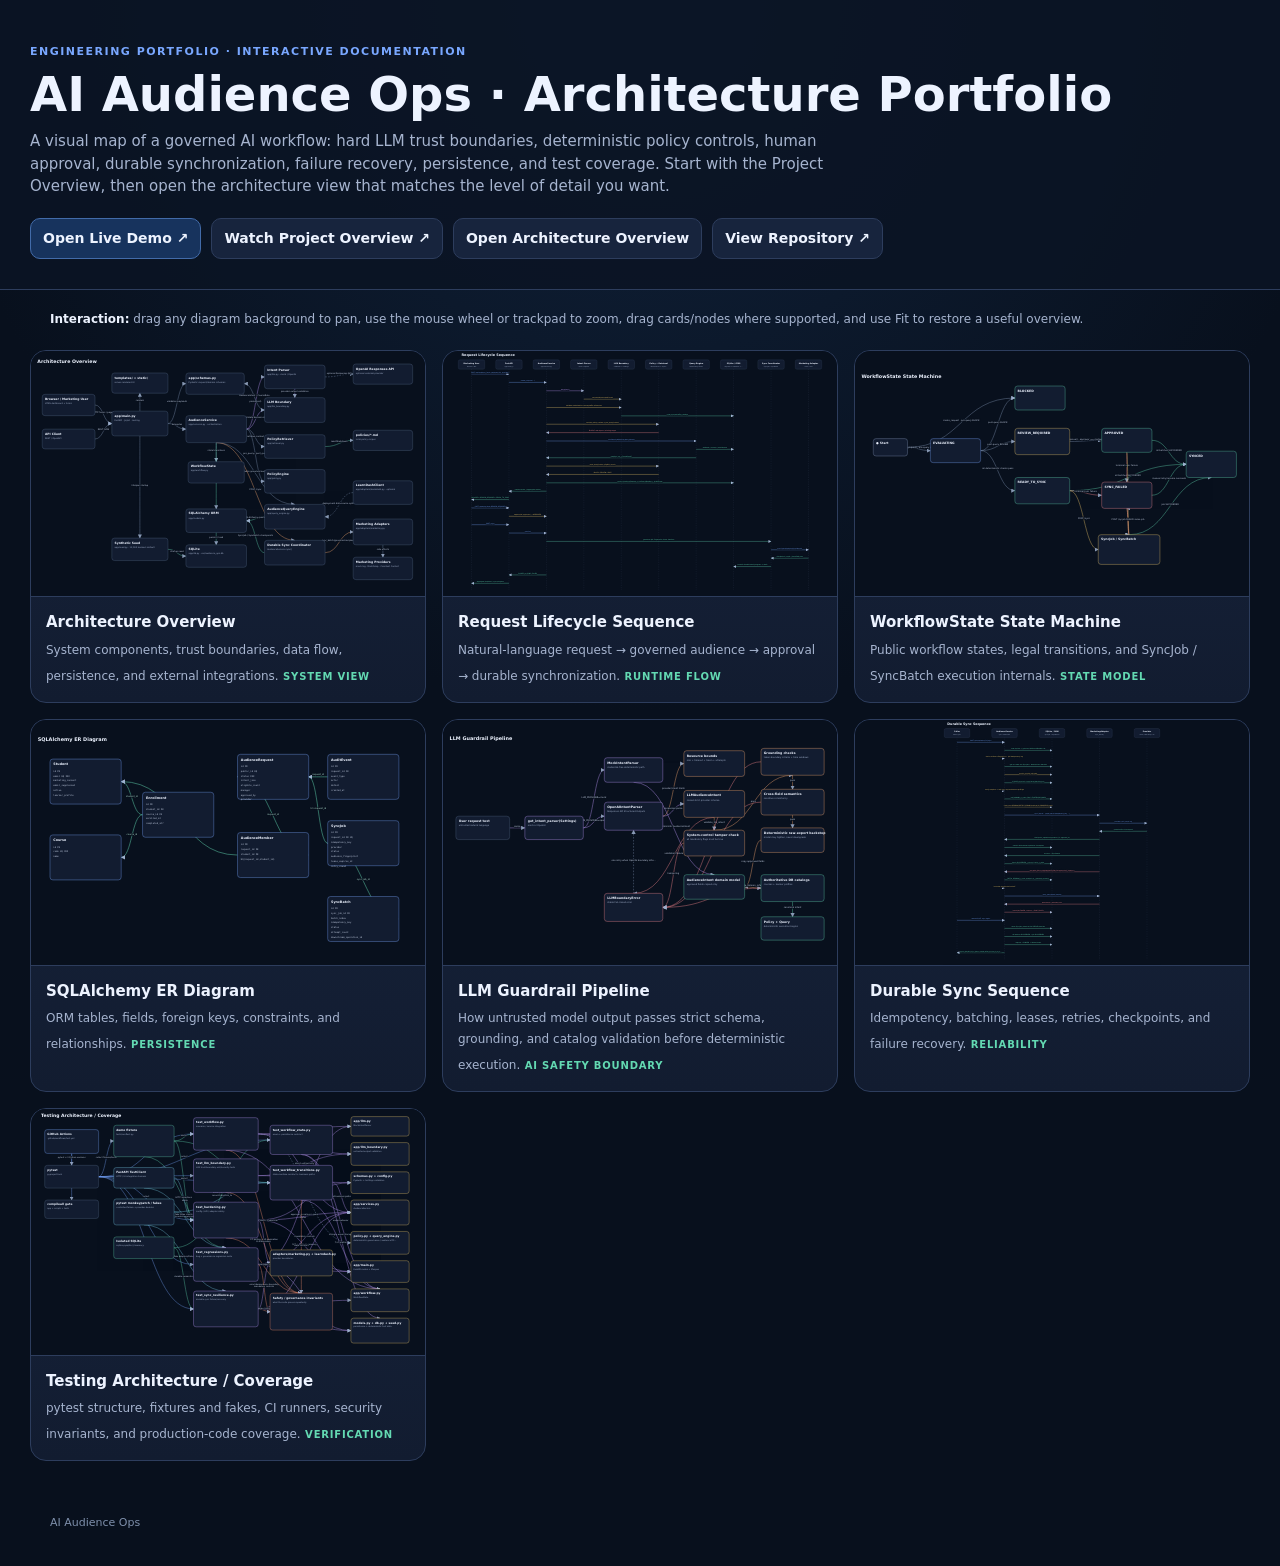
<file: docs/index.html>
<!doctype html>
<html lang="en">

<head>
    <meta charset="utf-8">
    <meta name="viewport" content="width=device-width,initial-scale=1">
    <meta http-equiv="refresh" content="0; url=architecture/">
    <title>AI Audience Ops · Architecture Portfolio</title>
    <script>location.replace('architecture/')</script>
</head>

<body>
    <p><a href="architecture/">Open the AI Audience Ops Architecture Portfolio</a></p>
</body>

</html>
</file>
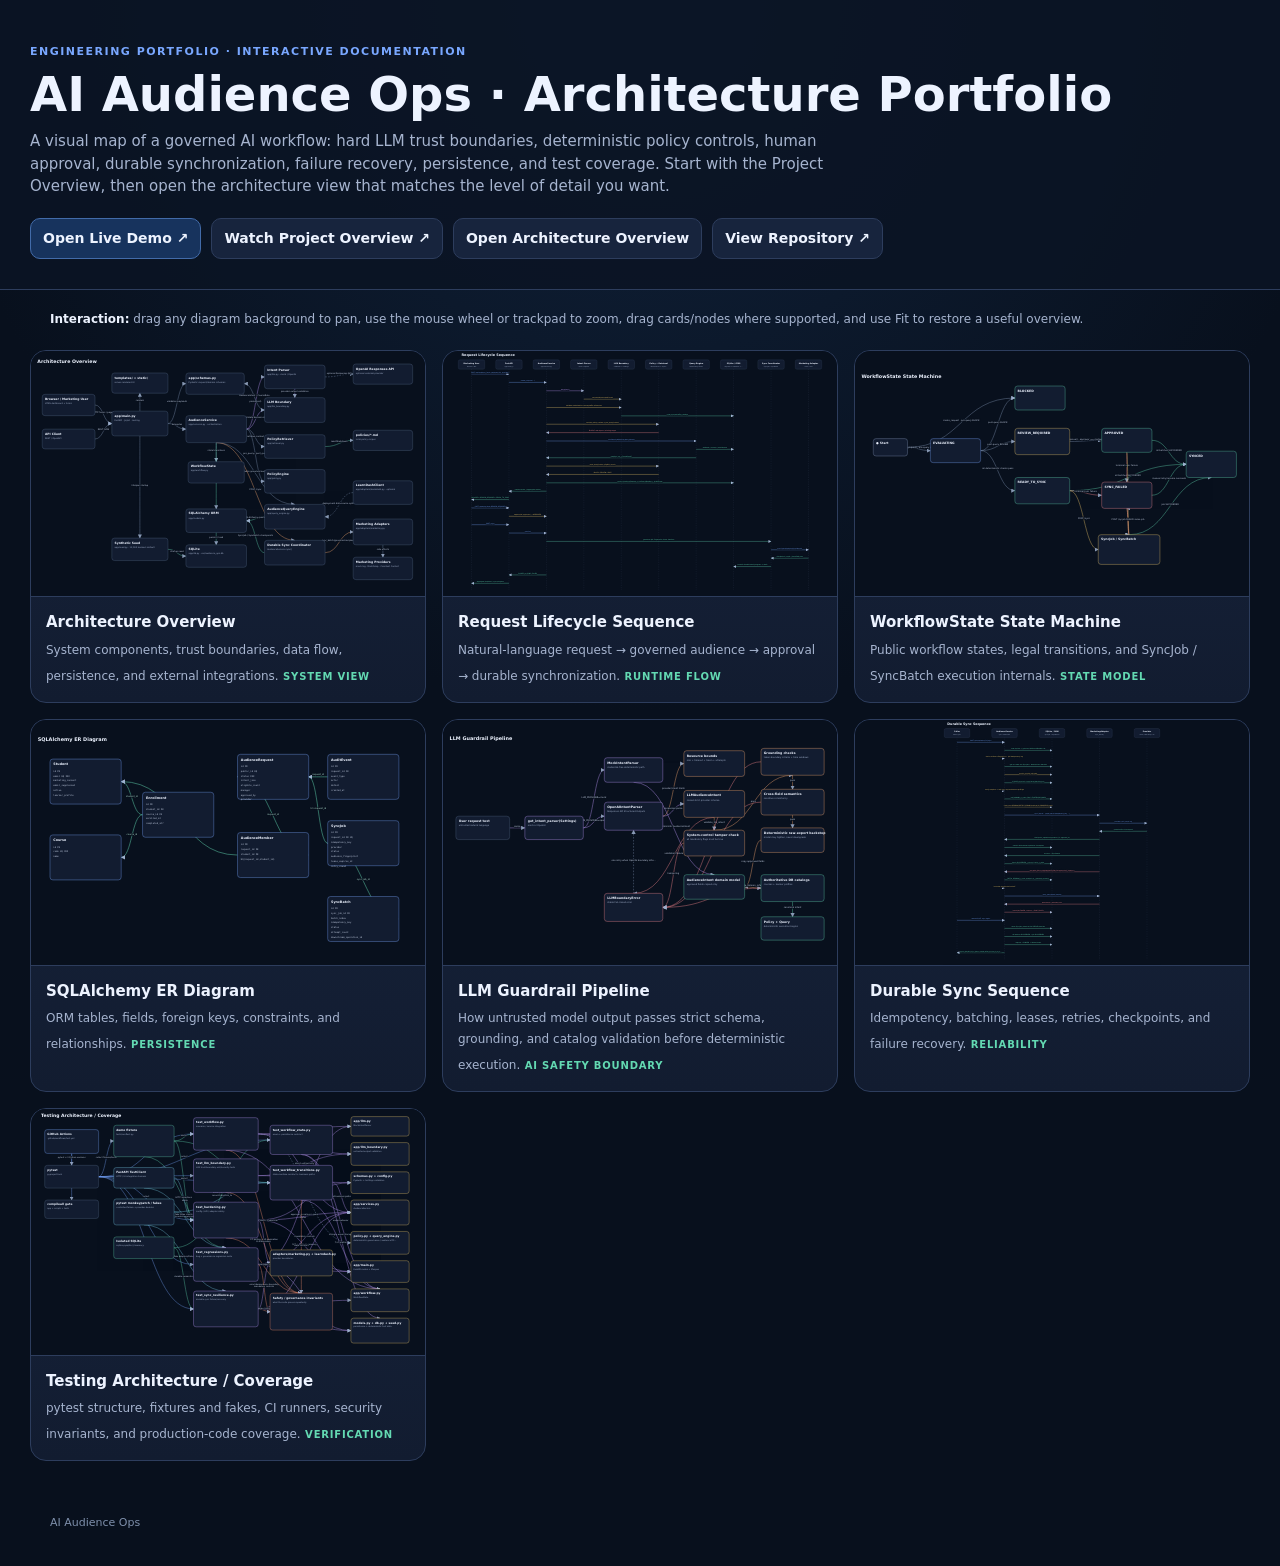
<file: docs/architecture/index.html>
<!doctype html>
<html lang="en">

<head>
    <meta charset="utf-8">
    <meta name="viewport" content="width=device-width,initial-scale=1">
    <meta name="description" content="Implementation-backed interactive architecture portfolio for AI Audience Ops.">
    <title>AI Audience Ops · Architecture Portfolio</title>
    <style>
        :root {
            --bg: #08101d;
            --panel: #121c30;
            --panel2: #17243d;
            --border: #2d3d5d;
            --text: #edf3ff;
            --muted: #a6b4cf;
            --accent: #79a7ff;
            --green: #63d9b2
        }

        * {
            box-sizing: border-box
        }

        body {
            margin: 0;
            min-height: 100vh;
            background: radial-gradient(circle at 50% 0, #10223b 0, var(--bg) 42%);
            color: var(--text);
            font: 14px/1.5 Inter, ui-sans-serif, system-ui, -apple-system, BlinkMacSystemFont, "Segoe UI", sans-serif
        }

        a {
            color: inherit
        }

        .hero {
            padding: 44px 30px 30px;
            border-bottom: 1px solid var(--border);
            background: rgba(11, 20, 36, .88)
        }

        .hero-inner {
            max-width: 1240px;
            margin: 0 auto
        }

        .eyebrow {
            font-size: 11px;
            font-weight: 800;
            letter-spacing: 1.5px;
            text-transform: uppercase;
            color: var(--accent)
        }

        h1 {
            margin: 8px 0 10px;
            font-size: clamp(30px, 4vw, 48px);
            line-height: 1.08
        }

        .lead {
            max-width: 860px;
            margin: 0;
            color: var(--muted);
            font-size: 15px
        }

        .meta {
            display: flex;
            gap: 8px;
            flex-wrap: wrap;
            margin-top: 18px
        }

        .pill {
            border: 1px solid var(--border);
            border-radius: 999px;
            padding: 5px 9px;
            font-size: 11px;
            color: #c7d3e8;
            background: rgba(23, 36, 61, .65)
        }

        .actions {
            display: flex;
            gap: 10px;
            flex-wrap: wrap;
            margin-top: 20px
        }

        .btn {
            display: inline-flex;
            align-items: center;
            text-decoration: none;
            border: 1px solid var(--border);
            background: var(--panel2);
            border-radius: 10px;
            padding: 9px 12px;
            font-weight: 700
        }

        .btn:hover {
            border-color: var(--accent)
        }

        .btn.primary {
            border-color: #426ba9;
            background: #17335d
        }

        .note {
            max-width: 1240px;
            margin: 20px auto 0;
            padding: 0 30px;
            color: var(--muted);
            font-size: 12px
        }

        .note b {
            color: var(--text)
        }

        main {
            max-width: 1300px;
            margin: 0 auto;
            padding: 22px 30px 54px;
            display: grid;
            grid-template-columns: repeat(auto-fit, minmax(340px, 1fr));
            gap: 16px
        }

        .card {
            text-decoration: none;
            color: var(--text);
            background: linear-gradient(180deg, var(--panel2), var(--panel));
            border: 1px solid var(--border);
            border-radius: 16px;
            overflow: hidden;
            transition: transform .15s, border-color .15s, box-shadow .15s
        }

        .card:hover {
            border-color: var(--accent);
            transform: translateY(-3px);
            box-shadow: 0 18px 42px rgba(0, 0, 0, .28)
        }

        img {
            width: 100%;
            aspect-ratio: 16/10;
            object-fit: contain;
            background: #08101d;
            display: block;
            border-bottom: 1px solid var(--border)
        }

        .copy {
            padding: 14px 15px 16px
        }

        .copy b {
            display: block;
            margin-bottom: 5px;
            font-size: 15px
        }

        .copy span {
            color: var(--muted);
            font-size: 12px
        }

        .tag {
            display: inline-block;
            margin-top: 9px;
            font-size: 10px;
            font-weight: 800;
            color: var(--green);
            text-transform: uppercase;
            letter-spacing: .8px
        }

        footer {
            max-width: 1240px;
            margin: 0 auto;
            padding: 0 30px 34px;
            color: #7f90ac;
            font-size: 11px
        }

        @media(max-width:600px) {
            .hero {
                padding: 34px 20px 24px
            }

            .note,
            main,
            footer {
                padding-left: 20px;
                padding-right: 20px
            }

            main {
                grid-template-columns: 1fr
            }

            .actions {
                flex-direction: column
            }

            .btn {
                justify-content: center
            }
        }
    </style>
</head>

<body>
    <section class="hero">
        <div class="hero-inner">
            <div class="eyebrow">Engineering Portfolio · Interactive Documentation</div>
            <h1>AI Audience Ops · Architecture Portfolio</h1>
            <p class="lead">A visual map of a governed AI workflow: hard LLM trust boundaries,
                deterministic policy controls, human approval, durable synchronization, failure recovery, persistence,
                and test coverage. Start with the Project Overview, then open the architecture view that matches the level of detail you want.</p>
            <div class="actions">
                <a class="btn primary" href="https://ai-audience-ops.onrender.com/" target="_blank"
                    rel="noreferrer">Open Live Demo ↗</a>
                <a class="btn" href="https://youtu.be/2HA97gkdYY8" target="_blank"
                    rel="noreferrer">Watch Project Overview ↗</a>
                <a class="btn" href="architecture-overview.html">Open Architecture Overview</a>
                <a class="btn" href="https://github.com/treeflow-ai/ai-audience-ops" target="_blank"
                    rel="noreferrer">View Repository ↗</a>
            </div>
        </div>
    </section>
    <div class="note"><b>Interaction:</b> drag any diagram background to pan, use the mouse wheel or trackpad to zoom,
        drag
        cards/nodes where supported, and use Fit to restore a useful overview.</div>
    <main>
        <a class="card" href="architecture-overview.html"><img src="architecture-overview.svg"
                alt="Architecture Overview">
            <div class="copy"><b>Architecture Overview</b><span>System components, trust boundaries, data flow,
                    persistence, and external integrations.</span>
                <div class="tag">System view</div>
            </div>
        </a>
        <a class="card" href="request-lifecycle.html"><img src="request-lifecycle.svg" alt="Request Lifecycle Sequence">
            <div class="copy"><b>Request Lifecycle Sequence</b><span>Natural-language request → governed audience →
                    approval → durable synchronization.</span>
                <div class="tag">Runtime flow</div>
            </div>
        </a>
        <a class="card" href="workflow-state-machine.html"><img src="workflow-state-machine.svg"
                alt="WorkflowState State Machine">
            <div class="copy"><b>WorkflowState State Machine</b><span>Public workflow states, legal transitions, and
                    SyncJob / SyncBatch execution internals.</span>
                <div class="tag">State model</div>
            </div>
        </a>
        <a class="card" href="database-erd.html"><img src="database-erd.svg" alt="SQLAlchemy ER Diagram">
            <div class="copy"><b>SQLAlchemy ER Diagram</b><span>ORM tables, fields, foreign keys, constraints, and
                    relationships.</span>
                <div class="tag">Persistence</div>
            </div>
        </a>
        <a class="card" href="llm-guardrail-pipeline.html"><img src="llm-guardrail-pipeline.svg"
                alt="LLM Guardrail Pipeline">
            <div class="copy"><b>LLM Guardrail Pipeline</b><span>How untrusted model output passes strict schema,
                    grounding, and catalog validation before deterministic execution.</span>
                <div class="tag">AI safety boundary</div>
            </div>
        </a>
        <a class="card" href="durable-sync-sequence.html"><img src="durable-sync-sequence.svg"
                alt="Durable Sync Sequence">
            <div class="copy"><b>Durable Sync Sequence</b><span>Idempotency, batching, leases, retries, checkpoints, and
                    failure recovery.</span>
                <div class="tag">Reliability</div>
            </div>
        </a>
        <a class="card" href="testing-architecture.html"><img src="testing-architecture.svg"
                alt="Testing Architecture and Coverage">
            <div class="copy"><b>Testing Architecture / Coverage</b><span>pytest structure, fixtures and fakes, CI
                    runners, security invariants, and production-code coverage.</span>
                <div class="tag">Verification</div>
            </div>
        </a>
    </main>
    <footer>AI Audience Ops </footer>
</body>

</html>
</file>
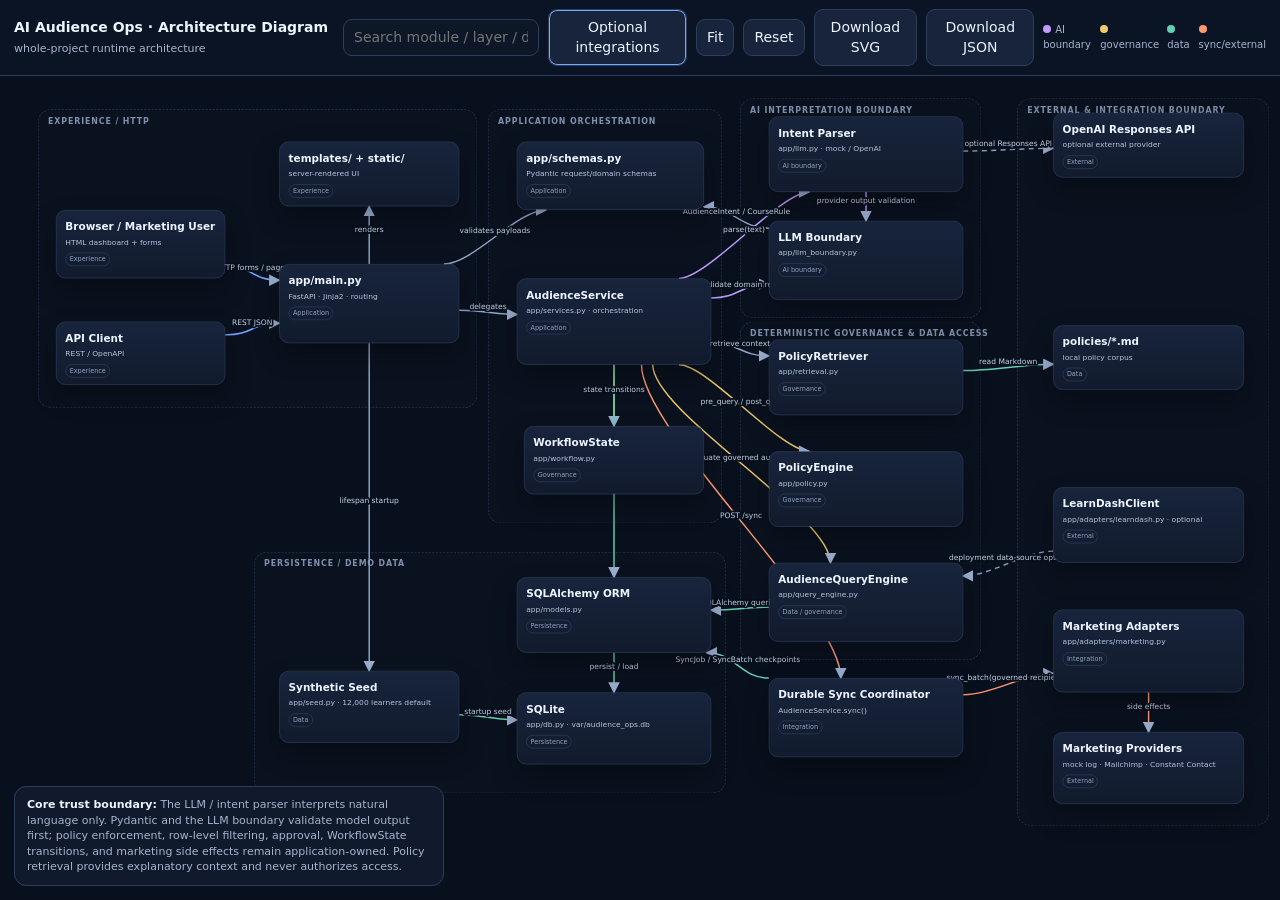
<file: docs/architecture/architecture-overview.html>
<!doctype html>
<html lang="en">

<head>
    <meta charset="utf-8">
    <meta name="viewport" content="width=device-width,initial-scale=1">
    <title>ai-audience-ops · Architecture Diagram</title>
    <style>
        :root {
            --bg: #08101d;
            --panel: #121b2d;
            --panel2: #17243c;
            --border: #2d3d5d;
            --text: #edf3ff;
            --muted: #a6b4ce;
            --http: #75a7ff;
            --ai: #c29cff;
            --gov: #f0c96b;
            --data: #65d0b0;
            --sync: #ff9a70;
            --optional: #8d9bb7
        }

        * {
            box-sizing: border-box
        }

        html,
        body {
            height: 100%;
            margin: 0;
            overflow: hidden;
            background: var(--bg);
            color: var(--text);
            font: 14px/1.42 Inter, system-ui, sans-serif
        }

        input,
        button {
            font: inherit
        }

        .top {
            height: 76px;
            display: flex;
            align-items: center;
            gap: 9px;
            padding: 10px 14px;
            border-bottom: 1px solid var(--border);
            background: #0b1424;
            z-index: 30;
            position: relative
        }

        .brand {
            min-width: 320px
        }

        .brand b {
            display: block
        }

        .brand span {
            font-size: 11px;
            color: var(--muted)
        }

        .search {
            width: 230px;
            background: #0e1728;
            border: 1px solid var(--border);
            color: var(--text);
            padding: 8px 10px;
            border-radius: 9px;
            outline: none
        }

        .btn {
            background: var(--panel2);
            border: 1px solid var(--border);
            color: var(--text);
            border-radius: 9px;
            padding: 8px 10px;
            cursor: pointer
        }

        .btn:hover {
            border-color: var(--http)
        }

        .btn.on {
            box-shadow: inset 0 0 0 1px var(--http)
        }

        #stage {
            position: absolute;
            left: 0;
            right: 0;
            top: 76px;
            bottom: 0;
            overflow: hidden;
            cursor: grab;
            touch-action: none;
            user-select: none
        }

        #stage.pan {
            cursor: grabbing
        }

        #world {
            position: absolute;
            width: 1780px;
            height: 1080px;
            transform-origin: 0 0
        }

        svg {
            position: absolute;
            inset: 0;
            width: 1780px;
            height: 1080px;
            pointer-events: none;
            overflow: visible
        }

        .groupBox {
            position: absolute;
            border: 1px dashed #283955;
            border-radius: 18px;
            background: rgba(255, 255, 255, .012);
            pointer-events: none
        }

        .groupLabel {
            position: absolute;
            color: #8090ac;
            font-size: 11px;
            text-transform: uppercase;
            letter-spacing: 1.2px;
            font-weight: 700;
            pointer-events: none
        }

        .node {
            position: absolute;
            border: 1px solid var(--border);
            border-radius: 13px;
            background: linear-gradient(180deg, var(--panel2), var(--panel));
            padding: 12px;
            box-shadow: 0 16px 36px rgba(0, 0, 0, .3);
            cursor: move;
            user-select: none;
            transition: opacity .14s, border-color .14s
        }

        .node.sel {
            border-color: var(--http);
            box-shadow: 0 0 0 2px rgba(117, 167, 255, .2), 0 16px 36px rgba(0, 0, 0, .3)
        }

        .node.dim {
            opacity: .16
        }

        .node.hit {
            border-color: #fff0a6
        }

        .title {
            font-weight: 800;
            font-size: 14.5px
        }

        .sub {
            font-size: 10.5px;
            color: #b5c4de;
            margin-top: 3px
        }

        .groupChip {
            font-size: 9px;
            color: #91a2bf;
            border: 1px solid var(--border);
            padding: 2px 5px;
            border-radius: 999px;
            display: inline-block;
            margin-top: 8px
        }

        .edge {
            fill: none;
            stroke-width: 2
        }

        .edge.http {
            stroke: var(--http)
        }

        .edge.render,
        .edge.call {
            stroke: #91a6ca
        }

        .edge.ai {
            stroke: var(--ai)
        }

        .edge.govern {
            stroke: var(--gov)
        }

        .edge.data,
        .edge.read {
            stroke: var(--data)
        }

        .edge.sync,
        .edge.external {
            stroke: var(--sync)
        }

        .edge.optional {
            stroke: var(--optional);
            stroke-dasharray: 7 6
        }

        .edge.dim {
            opacity: .08
        }

        .label {
            font-size: 10.5px;
            fill: #c8d3e7;
            paint-order: stroke;
            stroke: var(--bg);
            stroke-width: 5px;
            stroke-linejoin: round
        }

        #info {
            position: absolute;
            right: 14px;
            bottom: 14px;
            width: 390px;
            max-height: 390px;
            overflow: auto;
            border: 1px solid var(--border);
            border-radius: 13px;
            background: rgba(18, 27, 45, .97);
            box-shadow: 0 16px 38px rgba(0, 0, 0, .32);
            padding: 13px 14px;
            z-index: 25;
            display: none
        }

        #info.show {
            display: block
        }

        #info h3 {
            margin: 0 0 4px
        }

        .small {
            font-size: 11px;
            color: var(--muted)
        }

        .rel {
            padding: 7px 0;
            border-top: 1px solid var(--border);
            font-size: 11px
        }

        #trust {
            position: absolute;
            left: 14px;
            bottom: 14px;
            width: 430px;
            border: 1px solid var(--border);
            border-radius: 12px;
            background: rgba(18, 27, 45, .94);
            padding: 10px 12px;
            z-index: 24;
            color: var(--muted);
            font-size: 11px
        }

        #trust b {
            color: var(--text)
        }

        .legend {
            margin-left: auto;
            color: var(--muted);
            font-size: 10px;
            display: flex;
            gap: 8px
        }

        .dot {
            width: 8px;
            height: 8px;
            border-radius: 50%;
            display: inline-block;
            margin-right: 4px
        }

        .dai {
            background: var(--ai)
        }

        .dgov {
            background: var(--gov)
        }

        .ddata {
            background: var(--data)
        }

        .dsync {
            background: var(--sync)
        }

        @media(max-width:1050px) {
            .legend {
                display: none
            }

            .brand {
                min-width: 210px
            }

            .brand span {
                display: none
            }

            .search {
                width: 170px
            }

            #trust {
                width: min(430px, calc(100vw - 28px))
            }
        }
    </style>
</head>

<body>
    <div class="top">
        <div class="brand"><b>AI Audience Ops · Architecture Diagram</b><span>whole-project runtime architecture</span></div>
        <input class="search" id="search" placeholder="Search module / layer / dependency…"><button class="btn on"
            id="optional">Optional integrations</button><button class="btn" id="fit">Fit</button><button class="btn"
            id="reset">Reset</button><button class="btn" id="svgBtn">Download SVG</button><button class="btn"
            id="jsonBtn">Download JSON</button>
        <div class="legend"><span><i class="dot dai"></i>AI boundary</span><span><i
                    class="dot dgov"></i>governance</span><span><i class="dot ddata"></i>data</span><span><i
                    class="dot dsync"></i>sync/external</span></div>
    </div>
    <div id="stage">
        <div id="world">
            <div id="groups"></div><svg viewBox="0 0 1780 1080">
                <defs>
                    <marker id="arr" markerWidth="8" markerHeight="8" refX="7" refY="4" orient="auto">
                        <path d="M0 0 L8 4 L0 8z" fill="#9cb0d0" />
                    </marker>
                </defs>
                <g id="edges"></g>
                <g id="labels"></g>
            </svg>
            <div id="nodes"></div>
        </div>
    </div>
    <div id="info"></div>
    <div id="trust"><b>Core trust boundary:</b> The LLM / intent parser interprets natural language only. Pydantic and
        the LLM boundary validate model output first; policy enforcement, row-level filtering, approval, WorkflowState
        transitions, and marketing side effects remain application-owned. Policy retrieval provides explanatory context
        and never authorizes access.</div>
    <script>
        const DATA = { "repository": "treeflow-ai/ai-audience-ops", "branch": "main", "generated_on": "2026-09-11", "sources": ["README.md", "ARCHITECTURE.md", "app/main.py", "app/services.py", "app/llm.py", "app/llm_boundary.py", "app/policy.py", "app/query_engine.py", "app/retrieval.py", "app/models.py", "app/db.py", "app/seed.py", "app/workflow.py", "app/adapters/marketing.py", "app/adapters/learndash.py"], "nodes": [{ "id": "Browser", "title": "Browser / Marketing User", "subtitle": "HTML dashboard + forms", "group": "Experience", "x": 50, "y": 175, "w": 235, "h": 95, "detail": "Human marketing user submits natural-language requests, reviews aggregate-only results, approves/syncs when allowed." }, { "id": "APIClient", "title": "API Client", "subtitle": "REST / OpenAPI", "group": "Experience", "x": 50, "y": 330, "w": 235, "h": 88, "detail": "Programmatic clients use /api/requests, approve, sync, and sync-status endpoints." }, { "id": "FastAPI", "title": "app/main.py", "subtitle": "FastAPI · Jinja2 · routing", "group": "Application", "x": 360, "y": 250, "w": 250, "h": 110, "detail": "HTTP/UI entry point. Creates SQLAlchemy sessions and delegates business behavior to AudienceService." }, { "id": "Templates", "title": "templates/ + static/", "subtitle": "server-rendered UI", "group": "Experience", "x": 360, "y": 80, "w": 250, "h": 90, "detail": "Dashboard and detail UI; review surface is aggregate-only." }, { "id": "Schemas", "title": "app/schemas.py", "subtitle": "Pydantic request/domain schemas", "group": "Application", "x": 690, "y": 80, "w": 260, "h": 95, "detail": "Validates API payloads and constrained audience intent/domain result shapes." }, { "id": "Service", "title": "AudienceService", "subtitle": "app/services.py · orchestration", "group": "Application", "x": 690, "y": 270, "w": 270, "h": 120, "detail": "Central coordinator for create → validate → retrieve → policy → query → approve → durable sync, audit and persistence." }, { "id": "Workflow", "title": "WorkflowState", "subtitle": "app/workflow.py", "group": "Governance", "x": 700, "y": 475, "w": 250, "h": 95, "detail": "Public request state machine: EVALUATING, BLOCKED, REVIEW_REQUIRED, READY_TO_SYNC, APPROVED, SYNCED, SYNC_FAILED." }, { "id": "IntentParser", "title": "Intent Parser", "subtitle": "app/llm.py · mock / OpenAI", "group": "AI boundary", "x": 1040, "y": 45, "w": 270, "h": 105, "detail": "Converts natural language into AudienceIntent. Default is deterministic mock; optional OpenAI Responses API." }, { "id": "LLMBoundary", "title": "LLM Boundary", "subtitle": "app/llm_boundary.py", "group": "AI boundary", "x": 1040, "y": 190, "w": 270, "h": 110, "detail": "Treats model output as untrusted: strict provider schema, size/attempt limits, domain-reference validation, application-owned constraints." }, { "id": "OpenAI", "title": "OpenAI Responses API", "subtitle": "optional external provider", "group": "External", "x": 1435, "y": 40, "w": 265, "h": 90, "detail": "Optional model provider for intent interpretation only. No DB credentials or downstream execution authority." }, { "id": "Retriever", "title": "PolicyRetriever", "subtitle": "app/retrieval.py", "group": "Governance", "x": 1040, "y": 355, "w": 270, "h": 105, "detail": "Lexical retrieval over Markdown policy sections for explanatory context; retrieval does not authorize access." }, { "id": "PolicyEngine", "title": "PolicyEngine", "subtitle": "app/policy.py", "group": "Governance", "x": 1040, "y": 510, "w": 270, "h": 105, "detail": "Deterministic pre/post-query decisions: raw-export block, target-course rule, approval threshold, manager requirement." }, { "id": "QueryEngine", "title": "AudienceQueryEngine", "subtitle": "app/query_engine.py", "group": "Data / governance", "x": 1040, "y": 665, "w": 270, "h": 110, "detail": "Deterministic SQLAlchemy filtering over students/enrollments, enforcing consent/account/suppression/target-course filters and producing funnel steps." }, { "id": "PolicyFiles", "title": "policies/*.md", "subtitle": "local policy corpus", "group": "Data", "x": 1435, "y": 335, "w": 265, "h": 90, "detail": "Markdown policy source used by PolicyRetriever for transparent contextual retrieval." }, { "id": "ORM", "title": "SQLAlchemy ORM", "subtitle": "app/models.py", "group": "Persistence", "x": 690, "y": 685, "w": 270, "h": 105, "detail": "AudienceRequest, AuditEvent, AudienceMember, Student, Course, Enrollment, SyncJob, SyncBatch persistence model." }, { "id": "DB", "title": "SQLite", "subtitle": "app/db.py · var/audience_ops.db", "group": "Persistence", "x": 690, "y": 845, "w": 270, "h": 100, "detail": "Default durable local database. Stores governed audience state, audit history, memberships and sync checkpoints." }, { "id": "Seed", "title": "Synthetic Seed", "subtitle": "app/seed.py · 12,000 learners default", "group": "Data", "x": 360, "y": 815, "w": 250, "h": 100, "detail": "Deterministic demo learner/course/enrollment/consent/suppression dataset, loaded at application startup." }, { "id": "SyncCoordinator", "title": "Durable Sync Coordinator", "subtitle": "AudienceService.sync()", "group": "Integration", "x": 1040, "y": 825, "w": 270, "h": 110, "detail": "Creates/reuses one SyncJob, fingerprints the audience, batches recipients, acquires leases, checkpoints progress, retries transient failures and resumes failed jobs." }, { "id": "MarketingAdapter", "title": "Marketing Adapters", "subtitle": "app/adapters/marketing.py", "group": "Integration", "x": 1435, "y": 730, "w": 265, "h": 115, "detail": "Adapter boundary for mock providers, Mailchimp and Constant Contact. Receives only governed recipients after policy/approval gates." }, { "id": "Providers", "title": "Marketing Providers", "subtitle": "mock log · Mailchimp · Constant Contact", "group": "External", "x": 1435, "y": 900, "w": 265, "h": 100, "detail": "Mock adapters by default; guarded real providers are disabled by default and capped by REAL_SYNC_MAX_RECIPIENTS." }, { "id": "LearnDash", "title": "LearnDashClient", "subtitle": "app/adapters/learndash.py · optional", "group": "External", "x": 1435, "y": 560, "w": 265, "h": 105, "detail": "Thin optional adapter for documented LearnDash REST course-user/user-course endpoints. The runnable demo uses seeded SQLite data." }], "edges": [{ "from": "Browser", "to": "FastAPI", "label": "HTTP forms / pages", "type": "http" }, { "from": "APIClient", "to": "FastAPI", "label": "REST JSON", "type": "http" }, { "from": "FastAPI", "to": "Templates", "label": "renders", "type": "render" }, { "from": "FastAPI", "to": "Schemas", "label": "validates payloads", "type": "call" }, { "from": "FastAPI", "to": "Service", "label": "delegates", "type": "call" }, { "from": "Service", "to": "IntentParser", "label": "parse(text)", "type": "ai" }, { "from": "IntentParser", "to": "OpenAI", "label": "optional Responses API", "type": "optional" }, { "from": "IntentParser", "to": "LLMBoundary", "label": "provider output validation", "type": "ai" }, { "from": "Service", "to": "LLMBoundary", "label": "validate domain refs", "type": "ai" }, { "from": "LLMBoundary", "to": "Schemas", "label": "AudienceIntent / CourseRule", "type": "call" }, { "from": "Service", "to": "Retriever", "label": "retrieve context", "type": "call" }, { "from": "Retriever", "to": "PolicyFiles", "label": "read Markdown", "type": "read" }, { "from": "Service", "to": "PolicyEngine", "label": "pre_query / post_query", "type": "govern" }, { "from": "Service", "to": "QueryEngine", "label": "evaluate governed audience", "type": "govern" }, { "from": "Service", "to": "Workflow", "label": "state transitions", "type": "govern" }, { "from": "QueryEngine", "to": "ORM", "label": "SQLAlchemy queries", "type": "data" }, { "from": "Service", "to": "ORM", "label": "requests · audit · members · jobs", "type": "data" }, { "from": "ORM", "to": "DB", "label": "persist / load", "type": "data" }, { "from": "Seed", "to": "DB", "label": "startup seed", "type": "data" }, { "from": "FastAPI", "to": "Seed", "label": "lifespan startup", "type": "call" }, { "from": "Service", "to": "SyncCoordinator", "label": "POST /sync", "type": "sync" }, { "from": "SyncCoordinator", "to": "ORM", "label": "SyncJob / SyncBatch checkpoints", "type": "data" }, { "from": "SyncCoordinator", "to": "MarketingAdapter", "label": "sync_batch(governed recipients)", "type": "sync" }, { "from": "MarketingAdapter", "to": "Providers", "label": "side effects", "type": "external" }, { "from": "LearnDash", "to": "QueryEngine", "label": "deployment data-source option", "type": "optional" }], "notes": ["AI interpretation is outside the authorization/execution boundary.", "Policy enforcement, row filtering, approval, state transitions and downstream side effects are application-owned deterministic code.", "Policy retrieval is explanatory, not executable authorization.", "The default public demo is credential-free: mock intent parser, local policy retrieval, seeded SQLite and mock marketing adapters.", "Durable synchronization runs synchronously inside the HTTP request today, but SyncJob/SyncBatch persistence is worker-ready.", "LearnDash and real marketing providers are optional adapters; real marketing sync is disabled by default."] }; const by = Object.fromEntries(DATA.nodes.map(n => [n.id, n])); const pos = Object.fromEntries(DATA.nodes.map(n => [n.id, { x: n.x, y: n.y }])); const orig = JSON.parse(JSON.stringify(pos)); const els = {};
        let scale = .72, px = 20, py = 8, drag = null, pan = null, selected = null, showOptional = true;
        const stage = document.getElementById('stage'), world = document.getElementById('world'), nodes = document.getElementById('nodes'), edges = document.getElementById('edges'), labels = document.getElementById('labels'), groups = document.getElementById('groups'), info = document.getElementById('info');
        function e(s) { return String(s).replace(/[&<>"']/g, c => ({ '&': '&amp;', '<': '&lt;', '>': '&gt;', '"': '&quot;', "'": '&#39;' }[c])) }
        const groupRects = [
            { label: 'Experience / HTTP', x: 25, y: 35, w: 610, h: 415 }, { label: 'Application orchestration', x: 650, y: 35, w: 325, h: 575 }, { label: 'AI interpretation boundary', x: 1000, y: 20, w: 335, h: 305 },
            { label: 'Deterministic governance & data access', x: 1000, y: 330, w: 335, h: 470 }, { label: 'Persistence / demo data', x: 325, y: 650, w: 655, h: 335 }, { label: 'External & integration boundary', x: 1385, y: 20, w: 350, h: 1010 }];
        function renderGroups() { groups.innerHTML = ''; groupRects.forEach(g => { let b = document.createElement('div'); b.className = 'groupBox'; b.style.cssText = `left:${g.x}px;top:${g.y}px;width:${g.w}px;height:${g.h}px`; groups.appendChild(b); let l = document.createElement('div'); l.className = 'groupLabel'; l.style.cssText = `left:${g.x + 14}px;top:${g.y + 9}px`; l.textContent = g.label; groups.appendChild(l) }) }
        function renderNodes() { nodes.innerHTML = ''; DATA.nodes.forEach(n => { let d = document.createElement('div'); d.className = 'node'; d.dataset.id = n.id; d.style.cssText = `left:${pos[n.id].x}px;top:${pos[n.id].y}px;width:${n.w}px;height:${n.h}px`; d.innerHTML = `<div class="title">${e(n.title)}</div><div class="sub">${e(n.subtitle)}</div><span class="groupChip">${e(n.group)}</span>`; nodes.appendChild(d); els[n.id] = d; d.onpointerdown = ev => { if (ev.pointerType === 'mouse' && ev.button !== 0) return; ev.preventDefault(); ev.stopPropagation(); drag = { id: n.id, pointerId: ev.pointerId, sx: ev.clientX, sy: ev.clientY, ox: pos[n.id].x, oy: pos[n.id].y }; d.setPointerCapture?.(ev.pointerId); select(n.id) }; d.onclick = ev => { ev.stopPropagation(); select(n.id) } }) }
        function box(id) { let n = by[id], p = pos[id]; return { x: p.x, y: p.y, w: n.w, h: n.h, cx: p.x + n.w / 2, cy: p.y + n.h / 2 } }
        function anchor(A, B) { let dx = B.cx - A.cx, dy = B.cy - A.cy; if (Math.abs(dx / A.w) > Math.abs(dy / A.h)) return { x: A.cx + (dx > 0 ? A.w / 2 : -A.w / 2), y: A.cy + dy / (Math.abs(dx) || 1) * A.w / 2 }; return { x: A.cx + dx / (Math.abs(dy) || 1) * A.h / 2, y: A.cy + (dy > 0 ? A.h / 2 : -A.h / 2) } }
        function geom(ed) { let A = box(ed.from), B = box(ed.to), p1 = anchor(A, B), p2 = anchor(B, A), dx = p2.x - p1.x, dy = p2.y - p1.y, c = Math.max(40, Math.min(120, Math.hypot(dx, dy) * .18)), c1, c2; if (Math.abs(dx) > Math.abs(dy)) { c1 = { x: p1.x + (dx > 0 ? c : -c), y: p1.y }; c2 = { x: p2.x - (dx > 0 ? c : -c), y: p2.y } } else { c1 = { x: p1.x, y: p1.y + (dy > 0 ? c : -c) }; c2 = { x: p2.x, y: p2.y - (dy > 0 ? c : -c) } } return { d: `M ${p1.x} ${p1.y} C ${c1.x} ${c1.y},${c2.x} ${c2.y},${p2.x} ${p2.y}`, mx: (p1.x + p2.x) / 2, my: (p1.y + p2.y) / 2 } }
        function edgeVisible(ed) { return showOptional || ed.type !== 'optional' }
        function renderEdges() { edges.innerHTML = ''; labels.innerHTML = ''; DATA.edges.filter(edgeVisible).forEach(ed => { let g = geom(ed), p = document.createElementNS('http://www.w3.org/2000/svg', 'path'); p.setAttribute('d', g.d); p.setAttribute('class', 'edge ' + ed.type + (selected && ed.from !== selected && ed.to !== selected ? ' dim' : '')); p.setAttribute('marker-end', 'url(#arr)'); edges.appendChild(p); let t = document.createElementNS('http://www.w3.org/2000/svg', 'text'); t.setAttribute('x', g.mx); t.setAttribute('y', g.my - 5); t.setAttribute('text-anchor', 'middle'); t.setAttribute('class', 'label'); t.textContent = ed.label; labels.appendChild(t) }) }
        function transform() { world.style.transform = `translate(${px}px,${py}px) scale(${scale})` }
        function select(id) { selected = id; Object.entries(els).forEach(([k, v]) => { let con = k === id || DATA.edges.some(ed => (ed.from === id && ed.to === k) || (ed.to === id && ed.from === k)); v.classList.toggle('sel', k === id); v.classList.toggle('dim', !con) }); renderEdges(); let n = by[id], out = DATA.edges.filter(x => x.from === id), inc = DATA.edges.filter(x => x.to === id); info.innerHTML = `<h3>${e(n.title)}</h3><div class="small">${e(n.subtitle)} · ${e(n.group)}</div><p class="small">${e(n.detail)}</p>${out.map(x => `<div class="rel">→ <b>${e(by[x.to].title)}</b><br><span class="small">${e(x.label)} · ${e(x.type)}</span></div>`).join('')}${inc.map(x => `<div class="rel">← <b>${e(by[x.from].title)}</b><br><span class="small">${e(x.label)} · ${e(x.type)}</span></div>`).join('')}`; info.classList.add('show') }
        function clear() { selected = null; Object.values(els).forEach(v => v.classList.remove('sel', 'dim')); renderEdges(); info.classList.remove('show') }
        stage.addEventListener('pointerdown', ev => { if (ev.pointerType === 'mouse' && ev.button !== 0) return; if (ev.target.closest?.('.node')) return; ev.preventDefault(); clear(); pan = { pointerId: ev.pointerId, sx: ev.clientX, sy: ev.clientY, ox: px, oy: py }; stage.setPointerCapture?.(ev.pointerId); stage.classList.add('pan') }); stage.addEventListener('pointermove', ev => { if (drag && drag.pointerId === ev.pointerId) { pos[drag.id].x = drag.ox + (ev.clientX - drag.sx) / scale; pos[drag.id].y = drag.oy + (ev.clientY - drag.sy) / scale; els[drag.id].style.left = pos[drag.id].x + 'px'; els[drag.id].style.top = pos[drag.id].y + 'px'; renderEdges() } else if (pan && pan.pointerId === ev.pointerId) { px = pan.ox + ev.clientX - pan.sx; py = pan.oy + ev.clientY - pan.sy; transform() } }); const endPointer = ev => { if (drag && drag.pointerId === ev.pointerId) drag = null; if (pan && pan.pointerId === ev.pointerId) pan = null; stage.classList.remove('pan') }; stage.addEventListener('pointerup', endPointer); stage.addEventListener('pointercancel', endPointer)
        stage.addEventListener('wheel', ev => { ev.preventDefault(); let r = stage.getBoundingClientRect(), mx = ev.clientX - r.left, my = ev.clientY - r.top, wx = (mx - px) / scale, wy = (my - py) / scale, n = Math.max(.3, Math.min(1.35, scale * (ev.deltaY < 0 ? 1.1 : .9))); px = mx - wx * n; py = my - wy * n; scale = n; transform() }, { passive: false })
        document.getElementById('search').oninput = ev => { let q = ev.target.value.trim().toLowerCase(); DATA.nodes.forEach(n => { let hay = [n.id, n.title, n.subtitle, n.group, n.detail].join(' ').toLowerCase(), hit = q && hay.includes(q); els[n.id].classList.toggle('hit', !!hit); if (q) els[n.id].classList.toggle('dim', !hit); else if (!selected) els[n.id].classList.remove('dim') }) }
        document.getElementById('optional').onclick = function () { showOptional = !showOptional; this.classList.toggle('on', showOptional); renderEdges();['OpenAI', 'LearnDash'].forEach(id => els[id].style.opacity = showOptional ? '1' : '.2') }
        document.getElementById('fit').onclick = () => { let sw = stage.clientWidth, sh = stage.clientHeight; scale = Math.min(sw / 1790, sh / 1090, .9); px = (sw - 1780 * scale) / 2; py = (sh - 1080 * scale) / 2; transform() }
        document.getElementById('reset').onclick = () => { Object.keys(pos).forEach(k => Object.assign(pos[k], orig[k])); renderNodes(); renderEdges(); clear(); scale = .72; px = 20; py = 8; transform() }
        function dl(name, text, type) { let b = new Blob([text], { type }), a = document.createElement('a'); a.href = URL.createObjectURL(b); a.download = name; a.click(); setTimeout(() => URL.revokeObjectURL(a.href), 300) }
        document.getElementById('jsonBtn').onclick = () => dl('architecture_graph.json', JSON.stringify(DATA, null, 2), 'application/json')
        document.getElementById('svgBtn').onclick = () => { let ss = `<svg xmlns="http://www.w3.org/2000/svg" width="1780" height="1080" viewBox="0 0 1780 1080"><rect width="100%" height="100%" fill="#fff"/>`; DATA.edges.filter(edgeVisible).forEach(ed => { let g = geom(ed), c = ed.type === 'ai' ? '#7856b6' : ed.type === 'govern' ? '#9b781a' : (['data', 'read'].includes(ed.type) ? '#237e68' : (['sync', 'external'].includes(ed.type) ? '#b85c39' : '#55739e')); ss += `<path d="${g.d}" fill="none" stroke="${c}" stroke-width="2"${ed.type === 'optional' ? ' stroke-dasharray="7 6"' : ''}/><text x="${g.mx}" y="${g.my - 5}" text-anchor="middle" font-size="10" fill="#333">${e(ed.label)}</text>` }); DATA.nodes.forEach(n => { let p = pos[n.id]; ss += `<rect x="${p.x}" y="${p.y}" width="${n.w}" height="${n.h}" rx="11" fill="#f7f9fc" stroke="#66758e"/><text x="${p.x + 12}" y="${p.y + 25}" font-size="14" font-weight="700" fill="#172033">${e(n.title)}</text><text x="${p.x + 12}" y="${p.y + 44}" font-size="10" fill="#5d697c">${e(n.subtitle)}</text>` }); ss += '</svg>'; dl('architecture_diagram.svg', ss, 'image/svg+xml') }
        renderGroups(); renderNodes(); renderEdges(); transform();
    </script>
</body>

</html>
</file>
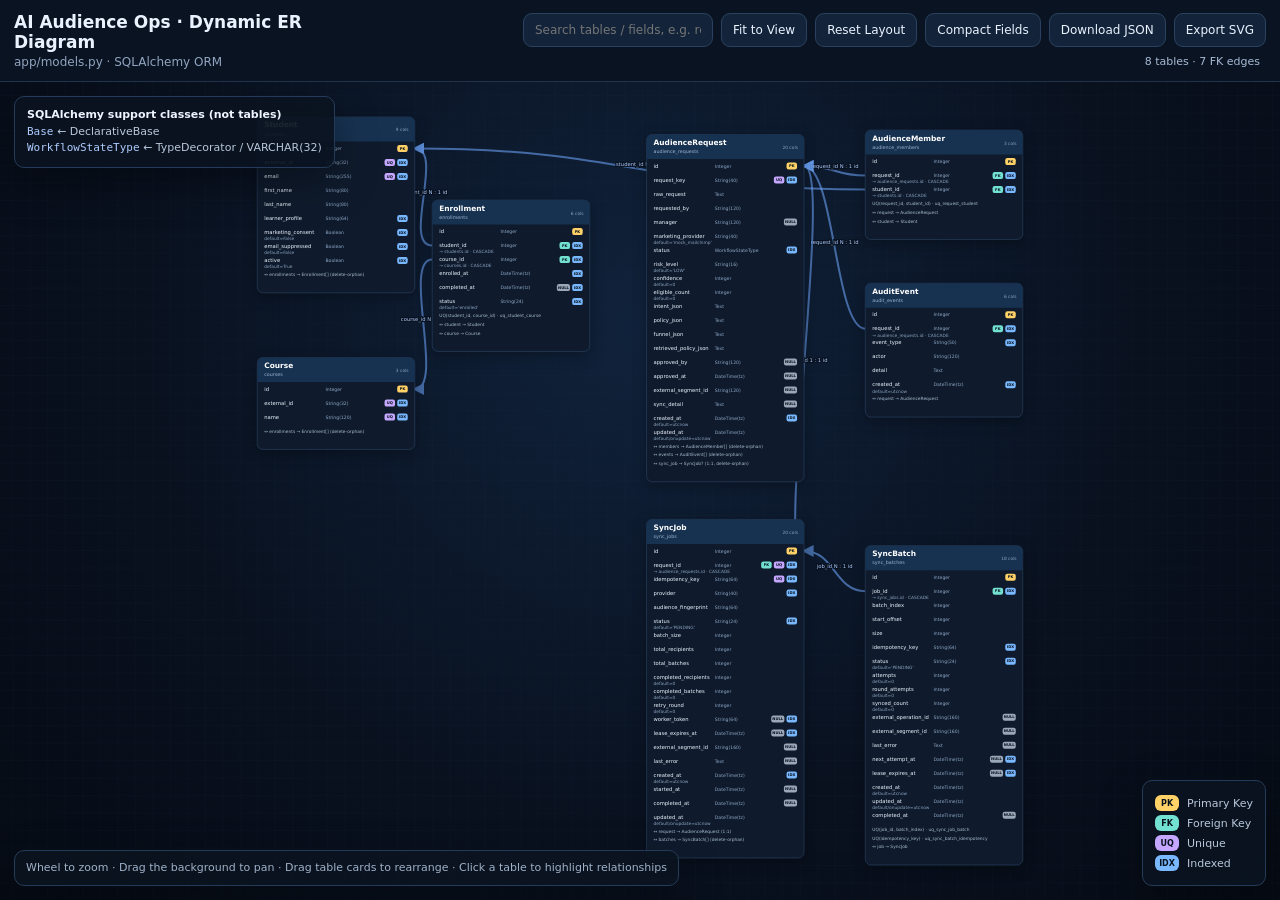
<file: docs/architecture/database-erd.html>
<!doctype html>
<html lang="en">

<head>
  <meta charset="utf-8" />
  <meta name="viewport" content="width=device-width,initial-scale=1" />
  <title>AI Audience Ops · SQLAlchemy ER Diagram</title>
  <style>
    :root {
      --bg: #09111f;
      --panel: #0f1b2d;
      --panel2: #12233a;
      --text: #eaf2ff;
      --muted: #91a4bf;
      --line: #6fa8ff;
      --pk: #ffd166;
      --fk: #72e1d1;
      --uq: #c6a7ff;
      --idx: #79b8ff;
      --nullable: #9ba8ba;
      --danger: #ff8f8f;
      --shadow: 0 16px 42px rgba(0, 0, 0, .35)
    }

    * {
      box-sizing: border-box
    }

    html,
    body {
      height: 100%;
      margin: 0;
      background: var(--bg);
      color: var(--text);
      font-family: Inter, ui-sans-serif, system-ui, -apple-system, BlinkMacSystemFont, "Segoe UI", sans-serif;
      overflow: hidden
    }

    #app {
      height: 100%;
      display: grid;
      grid-template-rows: auto 1fr
    }

    header {
      display: flex;
      gap: 12px;
      align-items: center;
      justify-content: space-between;
      padding: 12px 14px;
      background: rgba(10, 20, 35, .96);
      border-bottom: 1px solid #21334c;
      z-index: 20;
      backdrop-filter: blur(12px)
    }

    .title {
      min-width: 260px
    }

    .title h1 {
      font-size: 17px;
      margin: 0 0 3px
    }

    .title p {
      font-size: 12px;
      margin: 0;
      color: var(--muted)
    }

    .controls {
      display: flex;
      flex-wrap: wrap;
      gap: 8px;
      align-items: center;
      justify-content: flex-end
    }

    button,
    input {
      border: 1px solid #2a4160;
      background: #13243a;
      color: var(--text);
      border-radius: 9px;
      height: 34px;
      padding: 0 11px;
      font: inherit;
      font-size: 12px;
      outline: none
    }

    button {
      cursor: pointer
    }

    button:hover {
      background: #19304d;
      border-color: #42658f
    }

    .primary {
      background: #1c5ba7;
      border-color: #2f78ca
    }

    .primary:hover {
      background: #2368bc
    }

    input {
      width: 190px
    }

    .stat {
      font-size: 11px;
      color: #a8bbd5;
      padding: 0 6px;
      white-space: nowrap
    }

    main {
      min-height: 0;
      position: relative
    }

    #viewport {
      width: 100%;
      height: 100%;
      display: block;
      background: radial-gradient(circle at 50% 30%, #10223b 0, #09111f 58%, #060b14 100%);
      cursor: grab;
      touch-action: none
    }

    #viewport.panning {
      cursor: grabbing
    }

    .edge {
      fill: none;
      stroke: var(--line);
      stroke-width: 2;
      opacity: .56;
      vector-effect: non-scaling-stroke
    }

    .edge.one {
      stroke-dasharray: 0
    }

    .edge.active {
      opacity: 1;
      stroke-width: 3
    }

    .edge.dim {
      opacity: .08
    }

    .edge-label {
      font-size: 12px;
      fill: #aecdff;
      paint-order: stroke;
      stroke: #09111f;
      stroke-width: 5px;
      stroke-linejoin: round;
      pointer-events: none
    }

    .node {
      cursor: move;
      filter: drop-shadow(0 9px 14px rgba(0, 0, 0, .28))
    }

    .node .frame {
      fill: #0f1b2d;
      stroke: #2e4869;
      stroke-width: 1.3
    }

    .node .head {
      fill: #173251
    }

    .node:hover .frame,
    .node.active .frame {
      stroke: #6fa8ff;
      stroke-width: 2.2
    }

    .node.dim {
      opacity: .16
    }

    .node text {
      user-select: none
    }

    .node-title {
      font-size: 17px;
      font-weight: 800;
      fill: white
    }

    .node-table {
      font-size: 11px;
      fill: #9cb1cc
    }

    .node-meta {
      font-size: 10px;
      fill: #8aa1bd
    }

    .col-name {
      font-size: 12px;
      fill: #edf5ff
    }

    .col-type {
      font-size: 10.5px;
      fill: #8fa7c5
    }

    .badge {
      font-size: 8.5px;
      font-weight: 800;
      text-anchor: middle;
      dominant-baseline: central
    }

    .constraint {
      font-size: 10px;
      fill: #aabbd0
    }

    #help {
      position: absolute;
      left: 14px;
      bottom: 14px;
      padding: 9px 11px;
      border: 1px solid #243b59;
      background: rgba(10, 19, 32, .9);
      border-radius: 10px;
      color: #9fb1c8;
      font-size: 11px;
      line-height: 1.45;
      pointer-events: none;
      box-shadow: var(--shadow)
    }

    #legend {
      position: absolute;
      right: 14px;
      bottom: 14px;
      padding: 10px 12px;
      border: 1px solid #243b59;
      background: rgba(10, 19, 32, .92);
      border-radius: 10px;
      color: #b8c7da;
      font-size: 11px;
      box-shadow: var(--shadow)
    }

    .legend-row {
      display: flex;
      gap: 8px;
      align-items: center;
      margin: 4px 0
    }

    .dot {
      display: inline-flex;
      align-items: center;
      justify-content: center;
      width: 24px;
      height: 16px;
      border-radius: 6px;
      font-size: 8px;
      font-weight: 800;
      color: #06111c
    }

    #support {
      position: absolute;
      left: 14px;
      top: 14px;
      padding: 10px 12px;
      border: 1px solid #243b59;
      background: rgba(10, 19, 32, .92);
      border-radius: 10px;
      color: #b8c7da;
      font-size: 11px;
      line-height: 1.5;
      box-shadow: var(--shadow);
      z-index: 8
    }

    #support b {
      color: #eef5ff
    }

    #support code {
      color: #aecdff
    }

    #toast {
      position: absolute;
      top: 14px;
      left: 50%;
      transform: translateX(-50%);
      background: #142945;
      border: 1px solid #365b84;
      padding: 8px 12px;
      border-radius: 9px;
      opacity: 0;
      pointer-events: none;
      transition: .2s;
      font-size: 12px;
      z-index: 50
    }

    #toast.show {
      opacity: 1
    }

    @media(max-width:850px) {
      header {
        align-items: flex-start;
        flex-direction: column
      }

      .controls {
        justify-content: flex-start
      }

      .title {
        min-width: 0
      }

      input {
        width: 160px
      }

      .stat {
        display: none
      }
    }
  </style>
</head>

<body>
  <div id="app">
    <header>
      <div class="title">
        <h1>AI Audience Ops · Dynamic ER Diagram</h1>
        <p>app/models.py · SQLAlchemy ORM</p>
      </div>
      <div class="controls">
        <input id="search" placeholder="Search tables / fields, e.g. request_id" />
        <button id="fit">Fit to View</button><button id="reset">Reset Layout</button><button id="toggle">Compact
          Fields</button>
        <button id="json">Download JSON</button><button id="svg">Export SVG</button>
        <span class="stat">8 tables · 7 FK edges</span>
      </div>
    </header>
    <main>
      <svg id="viewport" xmlns="http://www.w3.org/2000/svg">
        <defs>
          <marker id="arrow" viewBox="0 0 10 10" refX="8" refY="5" markerWidth="6" markerHeight="6"
            orient="auto-start-reverse">
            <path d="M 0 0 L 10 5 L 0 10 z" fill="#6fa8ff" />
          </marker>
          <pattern id="grid" width="40" height="40" patternUnits="userSpaceOnUse">
            <path d="M 40 0 L 0 0 0 40" fill="none" stroke="#18304b" stroke-width="1" opacity=".34" />
          </pattern>
        </defs>
        <g id="scene">
          <rect x="-3000" y="-3000" width="9000" height="9000" fill="url(#grid)" />
          <g id="edges"></g>
          <g id="nodes"></g>
        </g>
      </svg>
      <div id="support"><b>SQLAlchemy support classes (not tables)</b><br><code>Base</code> ←
        DeclarativeBase<br><code>WorkflowStateType</code> ← TypeDecorator / VARCHAR(32)</div>
      <div id="help">Wheel to zoom · Drag the background to pan · Drag table cards to rearrange · Click a table to
        highlight relationships</div>
      <div id="legend">
        <div class="legend-row"><span class="dot" style="background:#ffd166">PK</span> Primary Key</div>
        <div class="legend-row"><span class="dot" style="background:#72e1d1">FK</span> Foreign Key</div>
        <div class="legend-row"><span class="dot" style="background:#c6a7ff">UQ</span> Unique</div>
        <div class="legend-row"><span class="dot" style="background:#79b8ff">IDX</span> Indexed</div>
      </div>
      <div id="toast"></div>
    </main>
  </div>
  <script>
    const schema = {
      source: "https://github.com/treeflow-ai/ai-audience-ops/blob/main/app/models.py",
      branch: "main",
      generated_from: "app/models.py",
      non_table_sqlalchemy_classes: [
        { name: "WorkflowStateType", base: "TypeDecorator", note: "Custom VARCHAR-backed SQLAlchemy type for WorkflowState" },
        { name: "Base", base: "DeclarativeBase", note: "Declarative base; no table" }
      ],
      models: [
        {
          name: "Student", table: "students", x: 40, y: 50, columns: [
            ["id", "Integer", ["PK"]], ["external_id", "String(32)", ["UQ", "IDX"]], ["email", "String(255)", ["UQ", "IDX"]], ["first_name", "String(80)", []], ["last_name", "String(80)", []], ["learner_profile", "String(64)", ["IDX"]], ["marketing_consent", "Boolean", ["IDX"], "default=False"], ["email_suppressed", "Boolean", ["IDX"], "default=False"], ["active", "Boolean", ["IDX"], "default=True"]], relationships: ["enrollments → Enrollment[] (delete-orphan)"]
        },
        {
          name: "Course", table: "courses", x: 40, y: 600, columns: [
            ["id", "Integer", ["PK"]], ["external_id", "String(32)", ["UQ", "IDX"]], ["name", "String(120)", ["UQ", "IDX"]]], relationships: ["enrollments → Enrollment[] (delete-orphan)"]
        },
        {
          name: "Enrollment", table: "enrollments", x: 440, y: 240, columns: [
            ["id", "Integer", ["PK"]], ["student_id", "Integer", ["FK", "IDX"], "→ students.id · CASCADE"], ["course_id", "Integer", ["FK", "IDX"], "→ courses.id · CASCADE"], ["enrolled_at", "DateTime(tz)", ["IDX"]], ["completed_at", "DateTime(tz)", ["NULL", "IDX"]], ["status", "String(24)", ["IDX"], "default='enrolled'"]], constraints: ["UQ(student_id, course_id) · uq_student_course"], relationships: ["student → Student", "course → Course"]
        },
        {
          name: "AudienceRequest", table: "audience_requests", x: 930, y: 90, columns: [
            ["id", "Integer", ["PK"]], ["request_key", "String(40)", ["UQ", "IDX"]], ["raw_request", "Text", []], ["requested_by", "String(120)", []], ["manager", "String(120)", ["NULL"]], ["marketing_provider", "String(40)", [], "default='mock_mailchimp'"], ["status", "WorkflowStateType", ["IDX"]], ["risk_level", "String(16)", [], "default='LOW'"], ["confidence", "Integer", [], "default=0"], ["eligible_count", "Integer", [], "default=0"], ["intent_json", "Text", []], ["policy_json", "Text", []], ["funnel_json", "Text", []], ["retrieved_policy_json", "Text", []], ["approved_by", "String(120)", ["NULL"]], ["approved_at", "DateTime(tz)", ["NULL"]], ["external_segment_id", "String(120)", ["NULL"]], ["sync_detail", "Text", ["NULL"]], ["created_at", "DateTime(tz)", ["IDX"], "default=utcnow"], ["updated_at", "DateTime(tz)", [], "default/onupdate=utcnow"]], relationships: ["members → AudienceMember[] (delete-orphan)", "events → AuditEvent[] (delete-orphan)", "sync_job → SyncJob? (1:1, delete-orphan)"]
        },
        {
          name: "AudienceMember", table: "audience_members", x: 1430, y: 80, columns: [
            ["id", "Integer", ["PK"]], ["request_id", "Integer", ["FK", "IDX"], "→ audience_requests.id · CASCADE"], ["student_id", "Integer", ["FK", "IDX"], "→ students.id · CASCADE"]], constraints: ["UQ(request_id, student_id) · uq_request_student"], relationships: ["request → AudienceRequest", "student → Student"]
        },
        {
          name: "AuditEvent", table: "audit_events", x: 1430, y: 430, columns: [
            ["id", "Integer", ["PK"]], ["request_id", "Integer", ["FK", "IDX"], "→ audience_requests.id · CASCADE"], ["event_type", "String(50)", ["IDX"]], ["actor", "String(120)", []], ["detail", "Text", []], ["created_at", "DateTime(tz)", ["IDX"], "default=utcnow"]], relationships: ["request → AudienceRequest"]
        },
        {
          name: "SyncJob", table: "sync_jobs", x: 930, y: 970, columns: [
            ["id", "Integer", ["PK"]], ["request_id", "Integer", ["FK", "UQ", "IDX"], "→ audience_requests.id · CASCADE"], ["idempotency_key", "String(64)", ["UQ", "IDX"]], ["provider", "String(40)", ["IDX"]], ["audience_fingerprint", "String(64)", []], ["status", "String(24)", ["IDX"], "default='PENDING'"], ["batch_size", "Integer", []], ["total_recipients", "Integer", []], ["total_batches", "Integer", []], ["completed_recipients", "Integer", [], "default=0"], ["completed_batches", "Integer", [], "default=0"], ["retry_round", "Integer", [], "default=0"], ["worker_token", "String(64)", ["NULL", "IDX"]], ["lease_expires_at", "DateTime(tz)", ["NULL", "IDX"]], ["external_segment_id", "String(160)", ["NULL"]], ["last_error", "Text", ["NULL"]], ["created_at", "DateTime(tz)", ["IDX"], "default=utcnow"], ["started_at", "DateTime(tz)", ["NULL"]], ["completed_at", "DateTime(tz)", ["NULL"]], ["updated_at", "DateTime(tz)", [], "default/onupdate=utcnow"]], relationships: ["request → AudienceRequest (1:1)", "batches → SyncBatch[] (delete-orphan)"]
        },
        {
          name: "SyncBatch", table: "sync_batches", x: 1430, y: 1030, columns: [
            ["id", "Integer", ["PK"]], ["job_id", "Integer", ["FK", "IDX"], "→ sync_jobs.id · CASCADE"], ["batch_index", "Integer", []], ["start_offset", "Integer", []], ["size", "Integer", []], ["idempotency_key", "String(64)", ["IDX"]], ["status", "String(24)", ["IDX"], "default='PENDING'"], ["attempts", "Integer", [], "default=0"], ["round_attempts", "Integer", [], "default=0"], ["synced_count", "Integer", [], "default=0"], ["external_operation_id", "String(160)", ["NULL"]], ["external_segment_id", "String(160)", ["NULL"]], ["last_error", "Text", ["NULL"]], ["next_attempt_at", "DateTime(tz)", ["NULL", "IDX"]], ["lease_expires_at", "DateTime(tz)", ["NULL", "IDX"]], ["created_at", "DateTime(tz)", [], "default=utcnow"], ["updated_at", "DateTime(tz)", [], "default/onupdate=utcnow"], ["completed_at", "DateTime(tz)", ["NULL"]]], constraints: ["UQ(job_id, batch_index) · uq_sync_job_batch", "UQ(idempotency_key) · uq_sync_batch_idempotency"], relationships: ["job → SyncJob"]
        }
      ],
      edges: [
        { from: "Enrollment", to: "Student", fromField: "student_id", toField: "id", label: "N : 1" },
        { from: "Enrollment", to: "Course", fromField: "course_id", toField: "id", label: "N : 1" },
        { from: "AudienceMember", to: "AudienceRequest", fromField: "request_id", toField: "id", label: "N : 1" },
        { from: "AudienceMember", to: "Student", fromField: "student_id", toField: "id", label: "N : 1" },
        { from: "AuditEvent", to: "AudienceRequest", fromField: "request_id", toField: "id", label: "N : 1" },
        { from: "SyncJob", to: "AudienceRequest", fromField: "request_id", toField: "id", label: "1 : 1" },
        { from: "SyncBatch", to: "SyncJob", fromField: "job_id", toField: "id", label: "N : 1" }
      ]
    };
    const svg = document.getElementById('viewport'), scene = document.getElementById('scene'), nodeLayer = document.getElementById('nodes'), edgeLayer = document.getElementById('edges');
    const NS = 'http://www.w3.org/2000/svg'; let compact = false, activeNode = null;
    const originals = Object.fromEntries(schema.models.map(m => [m.name, { x: m.x, y: m.y }]));
    function el(tag, attrs = {}) { const e = document.createElementNS(NS, tag); for (const [k, v] of Object.entries(attrs)) e.setAttribute(k, v); return e }
    function txt(parent, x, y, text, cls) { const t = el('text', { x, y, class: cls }); t.textContent = text; parent.appendChild(t); return t }
    function badge(g, x, y, label) { const colors = { PK: '#ffd166', FK: '#72e1d1', UQ: '#c6a7ff', IDX: '#79b8ff', NULL: '#9ba8ba' }; const w = label === 'NULL' ? 30 : 24; g.appendChild(el('rect', { x: x - w / 2, y: y - 8, width: w, height: 16, rx: 5, fill: colors[label] || '#789' })); const t = txt(g, x, y + .5, label, 'badge'); t.setAttribute('fill', '#06111c'); return w }
    function visibleCols(m) { if (!compact) return m.columns; return m.columns.filter(c => c[2].includes('PK') || c[2].includes('FK') || c[2].includes('UQ')) }
    function dims(m) { const cols = visibleCols(m); const extra = (m.constraints?.length || 0) + (m.relationships?.length || 0); return { w: 360, h: 74 + cols.length * 32 + extra * 20 + 20 } }
    function renderNodes() {
      nodeLayer.innerHTML = ''; for (const m of schema.models) {
        const d = dims(m); m.w = d.w; m.h = d.h; const g = el('g', { class: 'node', 'data-name': m.name, transform: `translate(${m.x} ${m.y})` }); g.appendChild(el('rect', { class: 'frame', x: 0, y: 0, width: d.w, height: d.h, rx: 13 })); g.appendChild(el('path', { class: 'head', d: `M0,13 Q0,0 13,0 H${d.w - 13} Q${d.w},0 ${d.w},13 V56 H0 Z` })); txt(g, 16, 24, m.name, 'node-title'); txt(g, 16, 43, m.table, 'node-table'); txt(g, d.w - 14, 33, `${m.columns.length} cols`, 'node-meta').setAttribute('text-anchor', 'end');
        let y = 76; for (const c of visibleCols(m)) { txt(g, 16, y, c[0], 'col-name'); txt(g, 156, y, c[1], 'col-type'); let bx = d.w - 16; for (const b of [...c[2]].reverse()) { const bw = (b === 'NULL' ? 30 : 24); badge(g, bx - bw / 2, y - 4, b); bx -= bw + 5 } if (c[3]) { txt(g, 16, y + 14, c[3], 'node-meta') } y += 32 }
        if (m.constraints?.length) { for (const c of m.constraints) { txt(g, 16, y, c, 'constraint'); y += 20 } }
        if (m.relationships?.length) { for (const r of m.relationships) { txt(g, 16, y, '↔ ' + r, 'constraint'); y += 20 } }
        g.addEventListener('pointerdown', e => startNodeDrag(e, m)); g.addEventListener('click', e => { e.stopPropagation(); selectNode(m.name) }); nodeLayer.appendChild(g)
      } updateEdges(); applySearch();
    }
    function port(m, field, target) { const d = dims(m); const i = visibleCols(m).findIndex(c => c[0] === field); const y = m.y + (i >= 0 ? 76 + i * 32 - 4 : 28); const tx = target.x + target.w / 2, sx = m.x + m.w / 2; const x = tx >= sx ? m.x + m.w : m.x; return { x, y } }
    function updateEdges() { edgeLayer.innerHTML = ''; for (const e of schema.edges) { const a = schema.models.find(m => m.name === e.from), b = schema.models.find(m => m.name === e.to); const p1 = port(a, e.fromField, b), p2 = port(b, e.toField, a); const dx = Math.max(70, Math.abs(p2.x - p1.x) * .48); const c1x = p1.x + (p2.x > p1.x ? dx : -dx), c2x = p2.x + (p2.x > p1.x ? -dx : dx); const path = el('path', { class: 'edge', d: `M${p1.x},${p1.y} C${c1x},${p1.y} ${c2x},${p2.y} ${p2.x},${p2.y}`, 'marker-end': 'url(#arrow)', 'data-from': e.from, 'data-to': e.to }); edgeLayer.appendChild(path); const mx = (p1.x + p2.x) / 2, my = (p1.y + p2.y) / 2; const lab = txt(edgeLayer, mx, my - 7, `${e.fromField}  ${e.label}  ${e.toField}`, 'edge-label'); lab.setAttribute('text-anchor', 'middle'); lab.setAttribute('data-from', e.from); lab.setAttribute('data-to', e.to) } applySelection() }
    let transform = { x: 40, y: 30, k: .64 }; function setTransform() { scene.setAttribute('transform', `translate(${transform.x} ${transform.y}) scale(${transform.k})`) } setTransform();
    let pan = null; svg.addEventListener('pointerdown', e => { if (e.target.closest?.('.node')) return; if (e.pointerType === 'mouse' && e.button !== 0) return; e.preventDefault(); pan = { pointerId: e.pointerId, x: e.clientX, y: e.clientY, tx: transform.x, ty: transform.y }; svg.setPointerCapture?.(e.pointerId); svg.classList.add('panning'); activeNode = null; applySelection() }); svg.addEventListener('pointermove', e => { if (pan && pan.pointerId === e.pointerId) { transform.x = pan.tx + (e.clientX - pan.x); transform.y = pan.ty + (e.clientY - pan.y); setTransform() } }); const endPan = e => { if (pan && pan.pointerId === e.pointerId) pan = null; svg.classList.remove('panning') }; svg.addEventListener('pointerup', endPan); svg.addEventListener('pointercancel', endPan);
    svg.addEventListener('wheel', e => { e.preventDefault(); const r = svg.getBoundingClientRect(), mx = e.clientX - r.left, my = e.clientY - r.top; const old = transform.k, nk = Math.max(.22, Math.min(2.1, old * Math.exp(-e.deltaY * .0012))); transform.x = mx - (mx - transform.x) * (nk / old); transform.y = my - (my - transform.y) * (nk / old); transform.k = nk; setTransform() }, { passive: false });
    let nd = null; function startNodeDrag(e, m) { if (e.pointerType === 'mouse' && e.button !== 0) return; e.preventDefault(); e.stopPropagation(); nd = { m, pointerId: e.pointerId, startX: e.clientX, startY: e.clientY, ox: m.x, oy: m.y }; const target = e.currentTarget; target.setPointerCapture?.(e.pointerId); const move = ev => { if (!nd || nd.pointerId !== ev.pointerId) return; m.x = nd.ox + (ev.clientX - nd.startX) / transform.k; m.y = nd.oy + (ev.clientY - nd.startY) / transform.k; target.setAttribute('transform', `translate(${m.x} ${m.y})`); updateEdges() }; const up = ev => { if (nd && nd.pointerId === ev.pointerId) nd = null; target.removeEventListener('pointermove', move); target.removeEventListener('pointerup', up); target.removeEventListener('pointercancel', up) }; target.addEventListener('pointermove', move); target.addEventListener('pointerup', up); target.addEventListener('pointercancel', up) }
    function fit() { const xs = schema.models.map(m => m.x), ys = schema.models.map(m => m.y), rs = schema.models.map(m => m.x + dims(m).w), bs = schema.models.map(m => m.y + dims(m).h); const minX = Math.min(...xs) - 80, minY = Math.min(...ys) - 80, maxX = Math.max(...rs) + 80, maxY = Math.max(...bs) + 80; const r = svg.getBoundingClientRect(); const k = Math.min(r.width / (maxX - minX), r.height / (maxY - minY), 1); transform.k = k; transform.x = (r.width - (maxX - minX) * k) / 2 - minX * k; transform.y = (r.height - (maxY - minY) * k) / 2 - minY * k; setTransform() }
    function selectNode(name) { activeNode = activeNode === name ? null : name; applySelection() }
    function applySelection() { document.querySelectorAll('.node').forEach(n => { const name = n.dataset.name; if (!activeNode) { n.classList.remove('active', 'dim') } else { const related = new Set([activeNode]); schema.edges.forEach(e => { if (e.from === activeNode) related.add(e.to); if (e.to === activeNode) related.add(e.from) }); n.classList.toggle('active', name === activeNode); n.classList.toggle('dim', !related.has(name)) } }); document.querySelectorAll('.edge,.edge-label').forEach(x => { if (!activeNode) { x.classList.remove('active', 'dim') } else { const hit = x.dataset.from === activeNode || x.dataset.to === activeNode; x.classList.toggle('active', hit); x.classList.toggle('dim', !hit) } }) }
    function applySearch() { const q = document.getElementById('search').value.trim().toLowerCase(); document.querySelectorAll('.node').forEach(n => { const m = schema.models.find(x => x.name === n.dataset.name); const hay = [m.name, m.table, ...m.columns.flatMap(c => [c[0], c[1], ...(c[2] || []), c[3] || '']), ...(m.constraints || []), ...(m.relationships || [])].join(' ').toLowerCase(); n.style.display = !q || hay.includes(q) ? '' : 'none' }); document.querySelectorAll('.edge,.edge-label').forEach(x => { const a = document.querySelector(`.node[data-name="${x.dataset.from}"]`), b = document.querySelector(`.node[data-name="${x.dataset.to}"]`); x.style.display = (!a || !b || a.style.display === 'none' || b.style.display === 'none') ? 'none' : '' }) }
    function toast(msg) { const t = document.getElementById('toast'); t.textContent = msg; t.classList.add('show'); setTimeout(() => t.classList.remove('show'), 1600) }
    function download(name, text, type) { const blob = new Blob([text], { type }); const a = document.createElement('a'); a.href = URL.createObjectURL(blob); a.download = name; a.click(); setTimeout(() => URL.revokeObjectURL(a.href), 1000) }
    document.getElementById('fit').onclick = fit; document.getElementById('reset').onclick = () => { for (const m of schema.models) Object.assign(m, originals[m.name]); renderNodes(); fit(); toast('Layout reset') }; document.getElementById('toggle').onclick = () => { compact = !compact; document.getElementById('toggle').textContent = compact ? 'Show All Fields' : 'Compact Fields'; renderNodes(); fit() }; document.getElementById('search').addEventListener('input', applySearch); document.getElementById('json').onclick = () => download('ai_audience_ops_schema.json', JSON.stringify(schema, null, 2), 'application/json'); document.getElementById('svg').onclick = () => { const clone = svg.cloneNode(true); clone.setAttribute('viewBox', '0 0 ' + svg.clientWidth + ' ' + svg.clientHeight); clone.setAttribute('width', svg.clientWidth); clone.setAttribute('height', svg.clientHeight); download('ai_audience_ops_erd.svg', new XMLSerializer().serializeToString(clone), 'image/svg+xml') }; svg.addEventListener('click', () => { activeNode = null; applySelection() }); window.addEventListener('resize', () => { });
    renderNodes(); requestAnimationFrame(fit);
  </script>
</body>

</html>
</file>
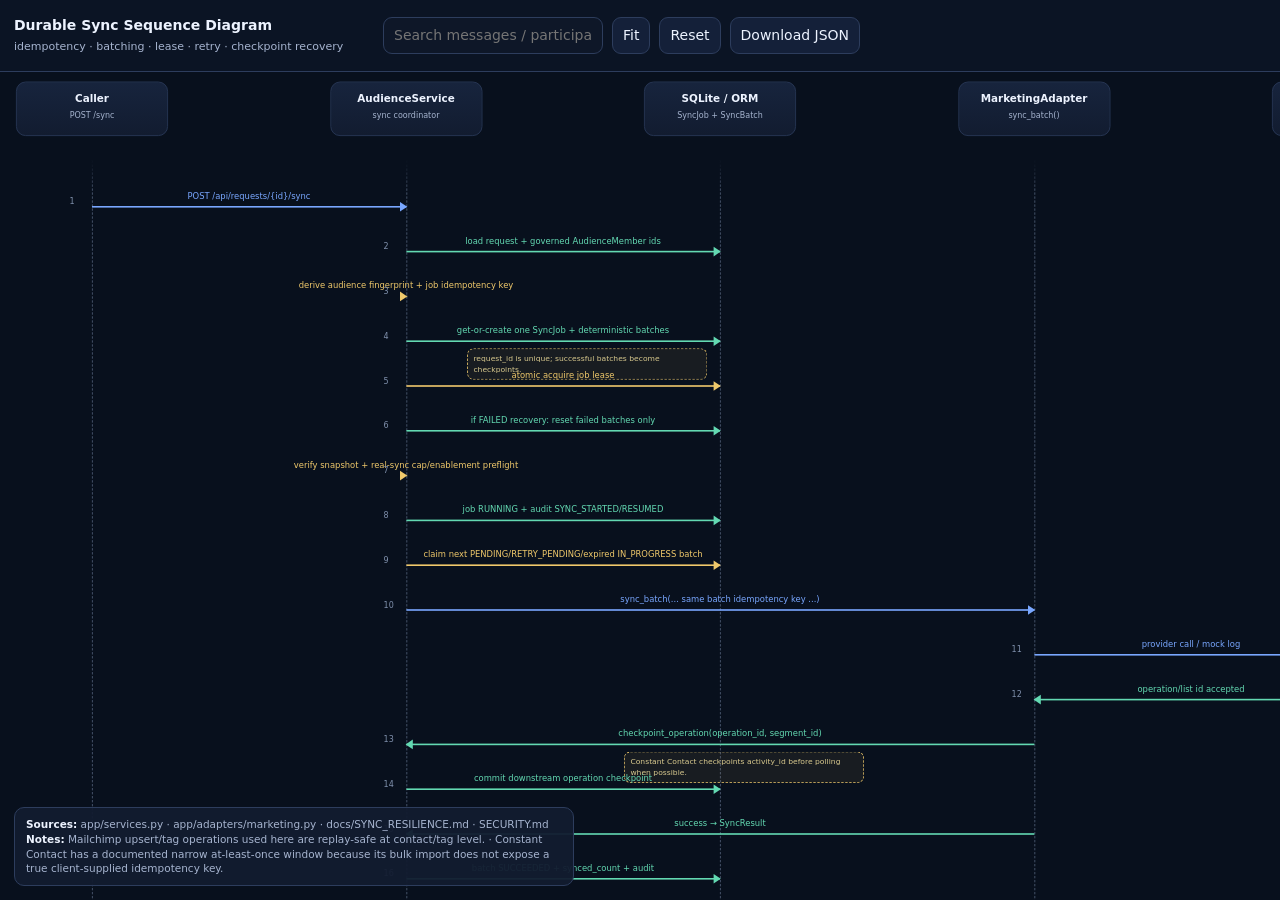
<file: docs/architecture/durable-sync-sequence.html>
<!doctype html>
<html lang="en">

<head>
    <meta charset="utf-8">
    <meta name="viewport" content="width=device-width,initial-scale=1">
    <title>Durable Sync Sequence Diagram</title>
    <style>
        :root {
            --bg: #08101d;
            --panel: #142039;
            --border: #2d3d5d;
            --text: #edf3ff;
            --muted: #a6b4cf;
            --blue: #79a7ff;
            --green: #63d9b2;
            --red: #ff8b91;
            --gold: #f0c96b;
            --purple: #c29cff
        }

        * {
            box-sizing: border-box
        }

        html,
        body {
            height: 100%;
            margin: 0;
            overflow: hidden;
            background: var(--bg);
            color: var(--text);
            font: 14px/1.4 Inter, system-ui, sans-serif
        }

        button,
        input {
            font: inherit
        }

        .top {
            height: 72px;
            display: flex;
            align-items: center;
            gap: 9px;
            padding: 9px 14px;
            background: #0b1424;
            border-bottom: 1px solid var(--border)
        }

        .brand {
            min-width: 360px
        }

        .brand b {
            display: block
        }

        .brand span {
            font-size: 11px;
            color: var(--muted)
        }

        .btn {
            background: var(--panel);
            border: 1px solid var(--border);
            color: var(--text);
            padding: 8px 10px;
            border-radius: 9px;
            cursor: pointer
        }

        .search {
            width: 220px;
            background: #0e1728;
            border: 1px solid var(--border);
            color: var(--text);
            padding: 8px 10px;
            border-radius: 9px
        }

        .stage {
            position: absolute;
            top: 72px;
            bottom: 0;
            left: 0;
            right: 0;
            overflow: hidden;
            cursor: grab;
            touch-action: none;
            user-select: none
        }

        .stage.pan {
            cursor: grabbing
        }

        .world {
            position: absolute;
            transform-origin: 0 0
        }

        .fixedHeader {
            position: absolute;
            top: 0;
            left: 0;
            right: 0;
            height: 118px;
            overflow: hidden;
            pointer-events: none;
            z-index: 15;
            background: linear-gradient(180deg, rgba(8, 16, 29, .98) 0%, rgba(8, 16, 29, .94) 78%, rgba(8, 16, 29, 0) 100%)
        }

        .headerWorld {
            position: absolute;
            top: 0;
            left: 0;
            transform-origin: 0 0
        }

        .fixedHeader .lane {
            top: 12px
        }

        .lane {
            position: absolute;
            top: 30px;
            width: 190px;
            height: 68px;
            border: 1px solid var(--border);
            border-radius: 12px;
            background: linear-gradient(180deg, #17243d, #121c30);
            text-align: center;
            padding: 11px 7px
        }

        .lane b {
            font-size: 13px
        }

        .lane small {
            display: block;
            color: var(--muted);
            font-size: 10px;
            margin-top: 3px
        }

        .life {
            position: absolute;
            top: 98px;
            width: 1px;
            border-left: 1px dashed #53627c
        }

        .msg {
            position: absolute;
            height: 44px
        }

        .line {
            position: absolute;
            top: 20px;
            height: 2px
        }

        .arrow {
            position: absolute;
            top: 15px;
            width: 0;
            height: 0;
            border-top: 6px solid transparent;
            border-bottom: 6px solid transparent
        }

        .mlabel {
            position: absolute;
            top: 0;
            left: 50%;
            width: max-content;
            max-width: none;
            transform: translateX(-50%);
            text-align: center;
            font-size: 10.5px;
            white-space: nowrap;
            overflow: visible;
            text-overflow: clip;
            padding: 0 6px
        }

        .idx {
            position: absolute;
            left: -28px;
            top: 8px;
            color: #8091ad;
            font-size: 10px
        }

        .noteBox {
            position: absolute;
            border: 1px dashed var(--gold);
            background: rgba(240, 201, 107, .07);
            border-radius: 8px;
            padding: 5px 7px;
            font-size: 9.5px;
            color: #d8c98e;
            top: 30px;
            max-width: 300px
        }

        .hit .mlabel {
            color: #fff4a4;
            font-weight: 700
        }

        .footer {
            position: absolute;
            left: 14px;
            bottom: 14px;
            max-width: 560px;
            background: rgba(18, 28, 48, .95);
            border: 1px solid var(--border);
            border-radius: 10px;
            padding: 9px 11px;
            color: var(--muted);
            font-size: 10.5px;
            z-index: 20
        }

        .footer b {
            color: var(--text)
        }
    </style>
</head>

<body>
    <div class="top">
        <div class="brand"><b>Durable Sync Sequence Diagram</b><span>idempotency · batching · lease · retry · checkpoint
                recovery</span></div><input id="search" class="search"
            placeholder="Search messages / participants…"><button id="fit" class="btn">Fit</button><button id="reset"
            class="btn">Reset</button><button id="json" class="btn">Download JSON</button>
    </div>
    <div id="stage" class="stage">
        <div id="world" class="world">
            <div id="canvas"></div>
        </div>
        <div id="fixedHeader" class="fixedHeader">
            <div id="headerWorld" class="headerWorld">
                <div id="headerCanvas"></div>
            </div>
        </div>
    </div>
    <div id="footer" class="footer"></div>
    <script>const DATA = { "repository": "treeflow-ai/ai-audience-ops", "title": "Durable Sync Sequence Diagram", "subtitle": "idempotency · batching · lease · retry · checkpoint recovery", "participants": [{ "id": "Caller", "title": "Caller", "subtitle": "POST /sync" }, { "id": "Svc", "title": "AudienceService", "subtitle": "sync coordinator" }, { "id": "DB", "title": "SQLite / ORM", "subtitle": "SyncJob + SyncBatch" }, { "id": "Adapter", "title": "MarketingAdapter", "subtitle": "sync_batch()" }, { "id": "Provider", "title": "Provider", "subtitle": "mock / Mailchimp / CC" }], "messages": [{ "from": "Caller", "to": "Svc", "label": "POST /api/requests/{id}/sync", "type": "normal" }, { "from": "Svc", "to": "DB", "label": "load request + governed AudienceMember ids", "type": "data" }, { "from": "Svc", "to": "Svc", "label": "derive audience fingerprint + job idempotency key", "type": "guard" }, { "from": "Svc", "to": "DB", "label": "get-or-create one SyncJob + deterministic batches", "type": "data", "note": "request_id is unique; successful batches become checkpoints." }, { "from": "Svc", "to": "DB", "label": "atomic acquire job lease", "type": "guard" }, { "from": "Svc", "to": "DB", "label": "if FAILED recovery: reset failed batches only", "type": "data" }, { "from": "Svc", "to": "Svc", "label": "verify snapshot + real-sync cap/enablement preflight", "type": "guard" }, { "from": "Svc", "to": "DB", "label": "job RUNNING + audit SYNC_STARTED/RESUMED", "type": "data" }, { "from": "Svc", "to": "DB", "label": "claim next PENDING/RETRY_PENDING/expired IN_PROGRESS batch", "type": "guard" }, { "from": "Svc", "to": "Adapter", "label": "sync_batch(... same batch idempotency key ...)", "type": "normal" }, { "from": "Adapter", "to": "Provider", "label": "provider call / mock log", "type": "normal" }, { "from": "Provider", "to": "Adapter", "label": "operation/list id accepted", "type": "success" }, { "from": "Adapter", "to": "Svc", "label": "checkpoint_operation(operation_id, segment_id)", "type": "data", "note": "Constant Contact checkpoints activity_id before polling when possible." }, { "from": "Svc", "to": "DB", "label": "commit downstream operation checkpoint", "type": "data" }, { "from": "Adapter", "to": "Svc", "label": "success → SyncResult", "type": "success" }, { "from": "Svc", "to": "DB", "label": "batch SUCCEEDED + synced_count + audit", "type": "data" }, { "from": "Adapter", "to": "Svc", "label": "retryable failure (408/409/425/429/5xx/network/CC timeout)", "type": "failure" }, { "from": "Svc", "to": "DB", "label": "RETRY_PENDING + next_attempt_at + attempt counters", "type": "data" }, { "from": "Svc", "to": "Svc", "label": "bounded exponential backoff", "type": "guard" }, { "from": "Svc", "to": "Adapter", "label": "retry same batch identity", "type": "normal" }, { "from": "Adapter", "to": "Svc", "label": "permanent / unknown error", "type": "failure", "note": "Unknown errors are not blindly retried because side-effect status may be uncertain." }, { "from": "Svc", "to": "DB", "label": "batch/job FAILED; request → SYNC_FAILED", "type": "failure" }, { "from": "Caller", "to": "Svc", "label": "manual POST /sync again", "type": "normal" }, { "from": "Svc", "to": "DB", "label": "same SyncJob; preserve SUCCEEDED batches", "type": "data" }, { "from": "Svc", "to": "DB", "label": "all batches SUCCEEDED → job SUCCEEDED", "type": "success" }, { "from": "Svc", "to": "DB", "label": "request → SYNCED + release lease", "type": "success" }, { "from": "Svc", "to": "Caller", "label": "return durable sync state; repeat-after-success is no-op reconciliation", "type": "success" }], "notes": ["Mailchimp upsert/tag operations used here are replay-safe at contact/tag level.", "Constant Contact has a documented narrow at-least-once window because its bulk import does not expose a true client-supplied idempotency key."], "sources": ["app/services.py", "app/adapters/marketing.py", "docs/SYNC_RESILIENCE.md", "SECURITY.md"] }, W = 1750, H = 1692; let scale = .8, px = 20, py = 10, pan = null; const stage = document.getElementById('stage'), world = document.getElementById('world'), canvas = document.getElementById('canvas'), headerWorld = document.getElementById('headerWorld'), headerCanvas = document.getElementById('headerCanvas'); world.style.width = W + 'px'; world.style.height = H + 'px'; headerWorld.style.width = W + 'px'; headerWorld.style.height = '100px'; const colors = { normal: '#79a7ff', success: '#63d9b2', failure: '#ff8b91', guard: '#f0c96b', ai: '#c29cff', data: '#63d9b2', optional: '#8798b8' }; function esc(s) { return String(s ?? '').replace(/[&<>"']/g, c => ({ '&': '&amp;', '<': '&lt;', '>': '&gt;', '"': '&quot;', "'": '&#39;' }[c])) } const left = 90, right = W - 90, gap = (right - left) / (DATA.participants.length - 1), xs = {}; function render() { canvas.innerHTML = ''; headerCanvas.innerHTML = ''; DATA.participants.forEach((p, i) => { let x = left + i * gap; xs[p.id] = x; let d = document.createElement('div'); d.className = 'lane'; d.style.left = (x - 95) + 'px'; d.innerHTML = `<b>${esc(p.title)}</b><small>${esc(p.subtitle || '')}</small>`; headerCanvas.appendChild(d); let l = document.createElement('div'); l.className = 'life'; l.style.left = x + 'px'; l.style.height = (H - 130) + 'px'; canvas.appendChild(l) }); DATA.messages.forEach((m, i) => { let y = 135 + i * 56, a = xs[m.from], b = xs[m.to], lo = Math.min(a, b), hi = Math.max(a, b), dir = b >= a ? 1 : -1, c = colors[m.type] || colors.normal; let d = document.createElement('div'); d.className = 'msg'; d.dataset.hay = [m.label, m.note || '', m.from, m.to].join(' ').toLowerCase(); d.style.cssText = `left:${lo}px;top:${y}px;width:${hi - lo}px`; let line = document.createElement('div'); line.className = 'line'; line.style.cssText = `left:0;width:${Math.max(1, hi - lo)}px;background:${c};${m.type === 'optional' ? 'border-top:2px dashed ' + c + ';background:none' : ''}`; d.appendChild(line); let ar = document.createElement('div'); ar.className = 'arrow'; ar.style.cssText = dir > 0 ? `right:-1px;border-left:9px solid ${c}` : `left:-1px;border-right:9px solid ${c}`; d.appendChild(ar); let lab = document.createElement('div'); lab.className = 'mlabel'; lab.style.cssText = `left:50%;color:${c}`; lab.textContent = m.label; d.appendChild(lab); let ix = document.createElement('div'); ix.className = 'idx'; ix.textContent = i + 1; d.appendChild(ix); if (m.note) { let n = document.createElement('div'); n.className = 'noteBox'; n.style.left = Math.max(0, (hi - lo) / 2 - 120) + 'px'; n.textContent = m.note; d.appendChild(n) } canvas.appendChild(d) }) } function tr() { world.style.transform = `translate(${px}px,${py}px) scale(${scale})`; headerWorld.style.transform = `translate(${px}px,0px) scale(${scale})` } stage.addEventListener('pointerdown', e => { if (e.pointerType === 'mouse' && e.button !== 0) return; e.preventDefault(); pan = { pointerId: e.pointerId, sx: e.clientX, sy: e.clientY, ox: px, oy: py }; stage.setPointerCapture?.(e.pointerId); stage.classList.add('pan') }); stage.addEventListener('pointermove', e => { if (pan && pan.pointerId === e.pointerId) { px = pan.ox + e.clientX - pan.sx; py = pan.oy + e.clientY - pan.sy; tr() } }); const endPan = e => { if (pan && pan.pointerId === e.pointerId) pan = null; stage.classList.remove('pan') }; stage.addEventListener('pointerup', endPan); stage.addEventListener('pointercancel', endPan); stage.addEventListener('wheel', e => { e.preventDefault(); let r = stage.getBoundingClientRect(), mx = e.clientX - r.left, my = e.clientY - r.top, wx = (mx - px) / scale, wy = (my - py) / scale, n = Math.max(.3, Math.min(1.4, scale * (e.deltaY < 0 ? 1.1 : .9))); px = mx - wx * n; py = my - wy * n; scale = n; tr() }, { passive: false }); document.getElementById('fit').onclick = () => { scale = Math.min(stage.clientWidth / (W + 20), stage.clientHeight / (H + 20), .98); px = (stage.clientWidth - W * scale) / 2; py = (stage.clientHeight - H * scale) / 2; tr() }; document.getElementById('reset').onclick = () => { scale = .8; px = 20; py = 10; tr() }; document.getElementById('search').oninput = e => { let q = e.target.value.trim().toLowerCase(); document.querySelectorAll('.msg').forEach(x => x.classList.toggle('hit', !!q && x.dataset.hay.includes(q))) }; function dl() { let b = new Blob([JSON.stringify(DATA, null, 2)], { type: 'application/json' }), a = document.createElement('a'); a.href = URL.createObjectURL(b); a.download = '02_durable_sync_sequence.json'; a.click() } document.getElementById('json').onclick = dl; document.getElementById('footer').innerHTML = `<b>Sources:</b> ${DATA.sources.map(esc).join(' · ')}${DATA.notes.length ? '<br><b>Notes:</b> ' + DATA.notes.map(esc).join(' · ') : ''}`; render(); tr();</script>
</body>

</html>
</file>
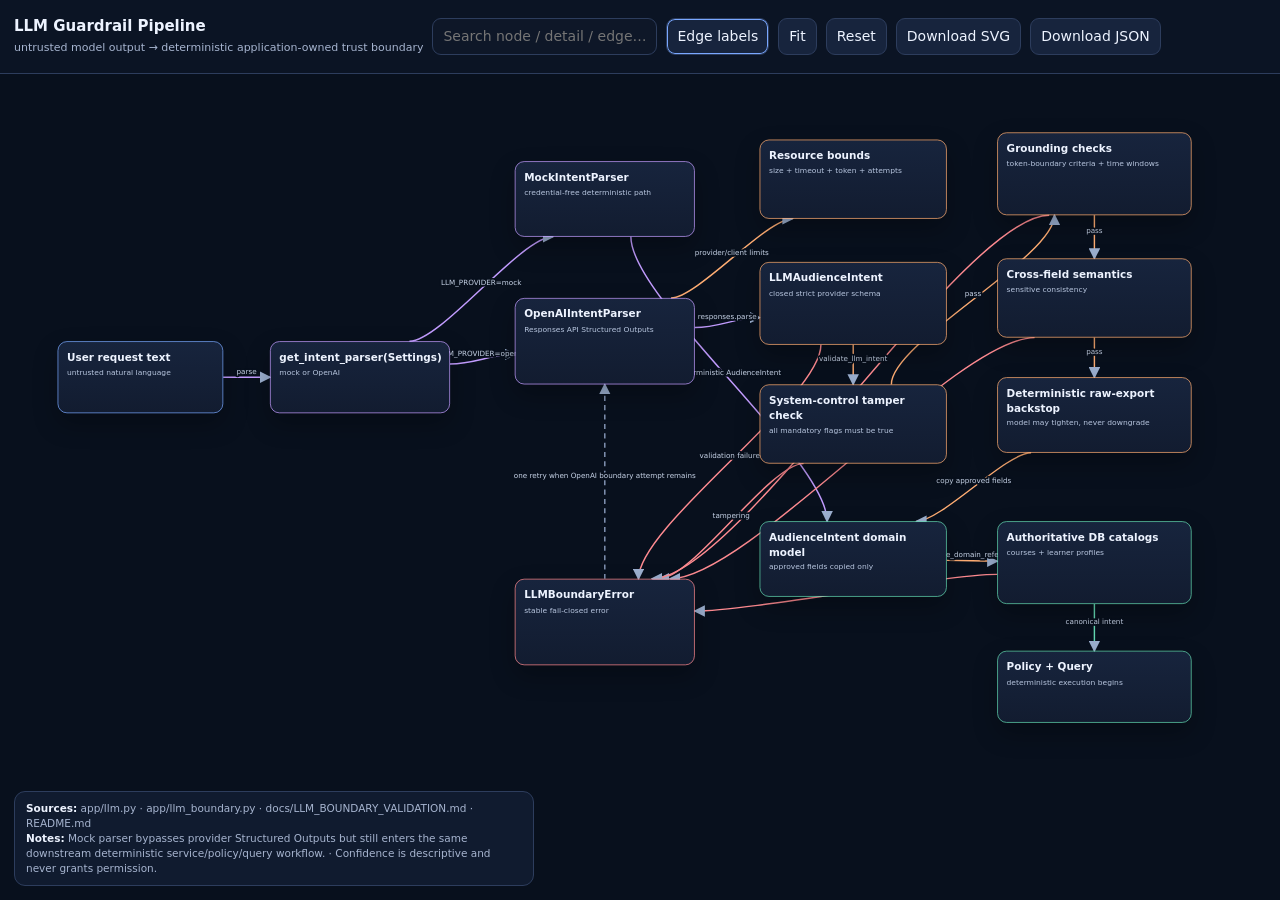
<file: docs/architecture/llm-guardrail-pipeline.html>
<!doctype html>
<html lang="en">

<head>
    <meta charset="utf-8">
    <meta name="viewport" content="width=device-width,initial-scale=1">
    <title>LLM Guardrail Pipeline</title>
    <style>
        :root {
            --bg: #08101d;
            --panel: #121c30;
            --panel2: #17243d;
            --border: #2d3d5d;
            --text: #edf3ff;
            --muted: #a6b4cf;
            --blue: #79a7ff;
            --green: #63d9b2;
            --gold: #f0c96b;
            --purple: #c29cff;
            --red: #ff8b91;
            --orange: #ffad73;
            --cyan: #78cce5
        }

        * {
            box-sizing: border-box
        }

        html,
        body {
            height: 100%;
            margin: 0;
            overflow: hidden;
            background: var(--bg);
            color: var(--text);
            font: 14px/1.42 Inter, system-ui, -apple-system, sans-serif
        }

        button,
        input {
            font: inherit
        }

        .top {
            height: 74px;
            display: flex;
            align-items: center;
            gap: 9px;
            padding: 9px 14px;
            border-bottom: 1px solid var(--border);
            background: #0b1424;
            position: relative;
            z-index: 30
        }

        .brand {
            min-width: 330px
        }

        .brand b {
            display: block;
            font-size: 15px
        }

        .brand span {
            font-size: 11px;
            color: var(--muted)
        }

        .search {
            width: 225px;
            background: #0e1728;
            border: 1px solid var(--border);
            color: var(--text);
            padding: 8px 10px;
            border-radius: 9px;
            outline: none
        }

        .btn {
            background: var(--panel2);
            border: 1px solid var(--border);
            color: var(--text);
            border-radius: 9px;
            padding: 8px 10px;
            cursor: pointer
        }

        .btn:hover {
            border-color: var(--blue)
        }

        .btn.on {
            box-shadow: inset 0 0 0 1px var(--blue)
        }

        #stage {
            position: absolute;
            top: 74px;
            left: 0;
            right: 0;
            bottom: 0;
            overflow: hidden;
            cursor: grab;
            touch-action: none;
            user-select: none
        }

        #stage.pan {
            cursor: grabbing
        }

        #world {
            position: absolute;
            transform-origin: 0 0
        }

        svg {
            position: absolute;
            inset: 0;
            overflow: visible;
            pointer-events: none
        }

        .group {
            position: absolute;
            border: 1px dashed #2b3e5d;
            border-radius: 18px;
            background: rgba(255, 255, 255, .012);
            pointer-events: none
        }

        .glabel {
            position: absolute;
            color: #8192ae;
            font-size: 10px;
            text-transform: uppercase;
            letter-spacing: 1.2px;
            font-weight: 800;
            pointer-events: none
        }

        .node {
            position: absolute;
            border: 1px solid var(--border);
            border-radius: 13px;
            background: linear-gradient(180deg, var(--panel2), var(--panel));
            padding: 11px 12px;
            box-shadow: 0 15px 34px rgba(0, 0, 0, .28);
            cursor: move;
            user-select: none;
            transition: .13s opacity, .13s border-color
        }

        .node.sel {
            border-color: white;
            box-shadow: 0 0 0 2px rgba(255, 255, 255, .13), 0 15px 34px rgba(0, 0, 0, .28)
        }

        .node.dim {
            opacity: .13
        }

        .node.hit {
            border-color: #fff0a0
        }

        .title {
            font-size: 14.5px;
            font-weight: 800
        }

        .sub {
            font-size: 10.5px;
            color: #b8c6df;
            margin-top: 3px
        }

        .chips {
            display: flex;
            gap: 4px;
            flex-wrap: wrap;
            margin-top: 7px
        }

        .chip {
            font-size: 9px;
            color: #aab8d0;
            border: 1px solid var(--border);
            padding: 2px 5px;
            border-radius: 999px
        }

        .edge {
            fill: none;
            stroke-width: 2
        }

        .label {
            font-size: 10px;
            fill: #c7d3e7;
            paint-order: stroke;
            stroke: var(--bg);
            stroke-width: 5px;
            stroke-linejoin: round
        }

        .edge.dim {
            opacity: .06
        }

        #info {
            position: absolute;
            right: 14px;
            bottom: 14px;
            width: 410px;
            max-height: 440px;
            overflow: auto;
            border: 1px solid var(--border);
            border-radius: 13px;
            background: rgba(18, 28, 48, .98);
            box-shadow: 0 15px 36px rgba(0, 0, 0, .35);
            padding: 13px 14px;
            z-index: 25;
            display: none
        }

        #info.show {
            display: block
        }

        #info h3 {
            margin: 0 0 4px
        }

        .small {
            font-size: 11px;
            color: var(--muted)
        }

        .rel {
            padding: 7px 0;
            border-top: 1px solid var(--border);
            font-size: 11px
        }

        #note {
            position: absolute;
            left: 14px;
            bottom: 14px;
            max-width: 520px;
            border: 1px solid var(--border);
            border-radius: 11px;
            background: rgba(18, 28, 48, .94);
            padding: 9px 11px;
            z-index: 24;
            color: var(--muted);
            font-size: 10.5px
        }

        #note b {
            color: var(--text)
        }

        @media(max-width:980px) {
            .brand {
                min-width: 205px
            }

            .brand span {
                display: none
            }

            .search {
                width: 160px
            }

            #note {
                max-width: calc(100vw - 28px)
            }

            #info {
                width: min(410px, calc(100vw - 28px))
            }
        }
    </style>
</head>

<body>
    <div class="top">
        <div class="brand"><b>LLM Guardrail Pipeline</b><span>untrusted model output → deterministic application-owned
                trust boundary</span></div><input id="search" class="search"
            placeholder="Search node / detail / edge…"><button class="btn on" id="labelsBtn">Edge labels</button><button
            class="btn" id="fit">Fit</button><button class="btn" id="reset">Reset</button><button class="btn"
            id="svgBtn">Download SVG</button><button class="btn" id="jsonBtn">Download JSON</button>
    </div>
    <div id="stage">
        <div id="world">
            <div id="groups"></div><svg id="svg">
                <defs>
                    <marker id="arr" markerWidth="8" markerHeight="8" refX="7" refY="4" orient="auto">
                        <path d="M0 0 L8 4 L0 8z" fill="#9cb0d0" />
                    </marker>
                </defs>
                <g id="edges"></g>
                <g id="labels"></g>
            </svg>
            <div id="nodes"></div>
        </div>
    </div>
    <div id="info"></div>
    <div id="note"></div>
    <script>
        const DATA = { "repository": "treeflow-ai/ai-audience-ops", "title": "LLM Guardrail Pipeline", "subtitle": "untrusted model output → deterministic application-owned trust boundary", "canvas": [1700, 940], "nodes": [{ "id": "Text", "title": "User request text", "subtitle": "untrusted natural language", "x": 55, "y": 360, "w": 230, "h": 100, "kind": "input", "detail": "Original text remains the grounding source.", "items": [] }, { "id": "ParserSelect", "title": "get_intent_parser(Settings)", "subtitle": "mock or OpenAI", "x": 350, "y": 360, "w": 250, "h": 100, "kind": "ai", "detail": "Unknown provider fails fast.", "items": [] }, { "id": "Mock", "title": "MockIntentParser", "subtitle": "credential-free deterministic path", "x": 690, "y": 110, "w": 250, "h": 105, "kind": "ai", "detail": "Narrow documented request language; deterministic raw-export detector.", "items": [] }, { "id": "OpenAI", "title": "OpenAIIntentParser", "subtitle": "Responses API Structured Outputs", "x": 690, "y": 300, "w": 250, "h": 120, "kind": "ai", "detail": "timeout=20s, transport retries=1, max_output_tokens=1200; at most 2 application attempts.", "items": [] }, { "id": "Schema", "title": "LLMAudienceIntent", "subtitle": "closed strict provider schema", "x": 1030, "y": 250, "w": 260, "h": 115, "kind": "guard", "detail": "extra=forbid, strict=True, all provider-facing fields required.", "items": [] }, { "id": "Bounds", "title": "Resource bounds", "subtitle": "size + timeout + token + attempts", "x": 1030, "y": 80, "w": 260, "h": 110, "kind": "guard", "detail": "Serialized model object capped at 16,384 bytes; application attempts capped at 2.", "items": [] }, { "id": "Controls", "title": "System-control tamper check", "subtitle": "all mandatory flags must be true", "x": 1030, "y": 420, "w": 260, "h": 110, "kind": "guard", "detail": "Consent/active/suppression/target exclusion cannot be weakened by model.", "items": [] }, { "id": "Ground", "title": "Grounding checks", "subtitle": "token-boundary criteria + time windows", "x": 1360, "y": 70, "w": 270, "h": 115, "kind": "guard", "detail": "Course/profile/manager/time windows must be traceable to source text.", "items": [] }, { "id": "Semantic", "title": "Cross-field semantics", "subtitle": "sensitive consistency", "x": 1360, "y": 245, "w": 270, "h": 110, "kind": "guard", "detail": "raw-export fields agree; target course cannot also be positive selector.", "items": [] }, { "id": "Raw", "title": "Deterministic raw-export backstop", "subtitle": "model may tighten, never downgrade", "x": 1360, "y": 410, "w": 270, "h": 105, "kind": "guard", "detail": "Regex detector OR model classification determines raw export.", "items": [] }, { "id": "Domain", "title": "AudienceIntent domain model", "subtitle": "approved fields copied only", "x": 1030, "y": 610, "w": 260, "h": 105, "kind": "data", "detail": "Application reasserts mandatory controls.", "items": [] }, { "id": "Catalog", "title": "Authoritative DB catalogs", "subtitle": "courses + learner profiles", "x": 1360, "y": 610, "w": 270, "h": 115, "kind": "data", "detail": "Unknown references fail closed; known references canonicalized to stored values.", "items": [] }, { "id": "Policy", "title": "Policy + Query", "subtitle": "deterministic execution begins", "x": 1360, "y": 790, "w": 270, "h": 100, "kind": "success", "detail": "Only after boundary and catalog validation.", "items": [] }, { "id": "Fail", "title": "LLMBoundaryError", "subtitle": "stable fail-closed error", "x": 690, "y": 690, "w": 250, "h": 120, "kind": "failure", "detail": "Provider output is not embedded in errors; OpenAI retries once from original user text before final failure.", "items": [] }], "edges": [{ "from": "Text", "to": "ParserSelect", "label": "parse", "type": "ai" }, { "from": "ParserSelect", "to": "Mock", "label": "LLM_PROVIDER=mock", "type": "ai" }, { "from": "ParserSelect", "to": "OpenAI", "label": "LLM_PROVIDER=openai", "type": "ai" }, { "from": "OpenAI", "to": "Bounds", "label": "provider/client limits", "type": "guard" }, { "from": "OpenAI", "to": "Schema", "label": "responses.parse", "type": "ai" }, { "from": "Schema", "to": "Controls", "label": "validate_llm_intent", "type": "guard" }, { "from": "Controls", "to": "Ground", "label": "pass", "type": "guard" }, { "from": "Ground", "to": "Semantic", "label": "pass", "type": "guard" }, { "from": "Semantic", "to": "Raw", "label": "pass", "type": "guard" }, { "from": "Raw", "to": "Domain", "label": "copy approved fields", "type": "guard" }, { "from": "Mock", "to": "Domain", "label": "deterministic AudienceIntent", "type": "ai" }, { "from": "Domain", "to": "Catalog", "label": "validate_domain_references", "type": "guard" }, { "from": "Catalog", "to": "Policy", "label": "canonical intent", "type": "success" }, { "from": "Schema", "to": "Fail", "label": "validation failure", "type": "failure" }, { "from": "Controls", "to": "Fail", "label": "tampering", "type": "failure" }, { "from": "Ground", "to": "Fail", "label": "ungrounded", "type": "failure" }, { "from": "Semantic", "to": "Fail", "label": "contradiction", "type": "failure" }, { "from": "Catalog", "to": "Fail", "label": "unknown reference", "type": "failure" }, { "from": "Fail", "to": "OpenAI", "label": "one retry when OpenAI boundary attempt remains", "type": "optional" }], "groups": [], "notes": ["Mock parser bypasses provider Structured Outputs but still enters the same downstream deterministic service/policy/query workflow.", "Confidence is descriptive and never grants permission."], "sources": ["app/llm.py", "app/llm_boundary.py", "docs/LLM_BOUNDARY_VALIDATION.md", "README.md"] }; const W = DATA.canvas[0], H = DATA.canvas[1]; const world = document.getElementById('world'), stage = document.getElementById('stage'), svg = document.getElementById('svg'), nodes = document.getElementById('nodes'), edges = document.getElementById('edges'), labels = document.getElementById('labels'), groups = document.getElementById('groups'), info = document.getElementById('info'), note = document.getElementById('note');
        world.style.width = W + 'px'; world.style.height = H + 'px'; svg.setAttribute('width', W); svg.setAttribute('height', H); svg.setAttribute('viewBox', `0 0 ${W} ${H}`);
        const by = Object.fromEntries(DATA.nodes.map(n => [n.id, n])); const pos = Object.fromEntries(DATA.nodes.map(n => [n.id, { x: n.x, y: n.y }])); const orig = JSON.parse(JSON.stringify(pos)); const els = {};
        let scale = .72, px = 18, py = 8, drag = null, pan = null, selected = null, showLabels = true;
        const kindColors = { actor: '#79a7ff', input: '#79a7ff', api: '#78cce5', component: '#8798b8', service: '#c29cff', ai: '#c29cff', guard: '#ffad73', policy: '#f0c96b', decision: '#f0c96b', data: '#63d9b2', store: '#63d9b2', external: '#ffad73', success: '#63d9b2', failure: '#ff8b91', gap: '#ff8b91', control: '#78cce5', test: '#c29cff', ci: '#79a7ff', file: '#8798b8', folder: '#79a7ff', state: '#c29cff', risk: '#ff8b91', mitigation: '#63d9b2', partial: '#f0c96b' };
        const edgeColors = { call: '#8fa4c7', http: '#79a7ff', data: '#63d9b2', read: '#63d9b2', write: '#63d9b2', ai: '#c29cff', guard: '#ffad73', policy: '#f0c96b', success: '#63d9b2', failure: '#ff8b91', optional: '#8798b8', sync: '#ffad73', contains: '#79a7ff', depends: '#c29cff', control: '#78cce5', risk: '#ff8b91', mitigate: '#63d9b2', gap: '#ff8b91' };
        function esc(s) { return String(s ?? '').replace(/[&<>"']/g, c => ({ '&': '&amp;', '<': '&lt;', '>': '&gt;', '"': '&quot;', "'": '&#39;' }[c])) }
        function renderGroups() { groups.innerHTML = ''; for (const g of DATA.groups) { let b = document.createElement('div'); b.className = 'group'; b.style.cssText = `left:${g.x}px;top:${g.y}px;width:${g.w}px;height:${g.h}px`; groups.appendChild(b); let l = document.createElement('div'); l.className = 'glabel'; l.style.cssText = `left:${g.x + 12}px;top:${g.y + 8}px`; l.textContent = g.label; groups.appendChild(l) } }
        function renderNodes() { nodes.innerHTML = ''; for (const n of DATA.nodes) { let d = document.createElement('div'); d.className = 'node'; d.dataset.id = n.id; d.style.cssText = `left:${pos[n.id].x}px;top:${pos[n.id].y}px;width:${n.w}px;height:${n.h}px;border-color:${kindColors[n.kind] || '#2d3d5d'}`; d.innerHTML = `<div class="title">${esc(n.title)}</div><div class="sub">${esc(n.subtitle)}</div>${n.items?.length ? `<div class="chips">${n.items.slice(0, 5).map(x => `<span class="chip">${esc(x)}</span>`).join('')}</div>` : ''}`; nodes.appendChild(d); els[n.id] = d; d.onpointerdown = ev => { if (ev.pointerType === 'mouse' && ev.button !== 0) return; ev.preventDefault(); ev.stopPropagation(); drag = { id: n.id, pointerId: ev.pointerId, sx: ev.clientX, sy: ev.clientY, ox: pos[n.id].x, oy: pos[n.id].y }; d.setPointerCapture?.(ev.pointerId); select(n.id) }; d.onclick = ev => { ev.stopPropagation(); select(n.id) } } }
        function box(id) { let n = by[id], p = pos[id]; return { x: p.x, y: p.y, w: n.w, h: n.h, cx: p.x + n.w / 2, cy: p.y + n.h / 2 } }
        function anchor(A, B) { let dx = B.cx - A.cx, dy = B.cy - A.cy; if (Math.abs(dx / A.w) > Math.abs(dy / A.h)) return { x: A.cx + (dx > 0 ? A.w / 2 : -A.w / 2), y: A.cy + dy / (Math.abs(dx) || 1) * A.w / 2 }; return { x: A.cx + dx / (Math.abs(dy) || 1) * A.h / 2, y: A.cy + (dy > 0 ? A.h / 2 : -A.h / 2) } }
        function geom(ed) { let A = box(ed.from), B = box(ed.to); if (ed.from === ed.to) { return { d: `M ${A.x + A.w - 25} ${A.y + 20} C ${A.x + A.w + 80} ${A.y - 80},${A.x + A.w + 80} ${A.y + 120},${A.x + A.w - 25} ${A.y + 70}`, mx: A.x + A.w + 62, my: A.y - 23 } } let p1 = anchor(A, B), p2 = anchor(B, A), dx = p2.x - p1.x, dy = p2.y - p1.y, c = Math.max(35, Math.min(120, Math.hypot(dx, dy) * .18)), c1, c2; if (Math.abs(dx) > Math.abs(dy)) { c1 = { x: p1.x + (dx > 0 ? c : -c), y: p1.y }; c2 = { x: p2.x - (dx > 0 ? c : -c), y: p2.y } } else { c1 = { x: p1.x, y: p1.y + (dy > 0 ? c : -c) }; c2 = { x: p2.x, y: p2.y - (dy > 0 ? c : -c) } } return { d: `M ${p1.x} ${p1.y} C ${c1.x} ${c1.y},${c2.x} ${c2.y},${p2.x} ${p2.y}`, mx: (p1.x + p2.x) / 2, my: (p1.y + p2.y) / 2 } }
        function renderEdges() { edges.innerHTML = ''; labels.innerHTML = ''; for (const ed of DATA.edges) { let g = geom(ed), p = document.createElementNS('http://www.w3.org/2000/svg', 'path'); p.setAttribute('d', g.d); p.setAttribute('class', 'edge' + (selected && ed.from !== selected && ed.to !== selected ? ' dim' : '')); p.setAttribute('stroke', edgeColors[ed.type] || '#8fa4c7'); if (ed.type === 'optional' || ed.type === 'gap') p.setAttribute('stroke-dasharray', '7 6'); p.setAttribute('marker-end', 'url(#arr)'); edges.appendChild(p); if (showLabels && ed.label) { let t = document.createElementNS('http://www.w3.org/2000/svg', 'text'); t.setAttribute('x', g.mx); t.setAttribute('y', g.my - 5); t.setAttribute('text-anchor', 'middle'); t.setAttribute('class', 'label'); t.textContent = ed.label; labels.appendChild(t) } } }
        function transform() { world.style.transform = `translate(${px}px,${py}px) scale(${scale})` }
        function select(id) { selected = id; Object.entries(els).forEach(([k, v]) => { let con = k === id || DATA.edges.some(ed => (ed.from === id && ed.to === k) || (ed.to === id && ed.from === k)); v.classList.toggle('sel', k === id); v.classList.toggle('dim', !con) }); renderEdges(); let n = by[id], out = DATA.edges.filter(x => x.from === id), inc = DATA.edges.filter(x => x.to === id); info.innerHTML = `<h3>${esc(n.title)}</h3><div class="small">${esc(n.subtitle)} · ${esc(n.kind)}</div><p class="small">${esc(n.detail)}</p>${n.items?.length ? `<div class="rel"><b>Key points</b><br>${n.items.map(x => '• ' + esc(x)).join('<br>')}</div>` : ''}${out.map(x => `<div class="rel">→ <b>${esc(by[x.to]?.title || x.to)}</b><br><span class="small">${esc(x.label)} · ${esc(x.type)}</span></div>`).join('')}${inc.map(x => `<div class="rel">← <b>${esc(by[x.from]?.title || x.from)}</b><br><span class="small">${esc(x.label)} · ${esc(x.type)}</span></div>`).join('')}`; info.classList.add('show') }
        function clear() { selected = null; Object.values(els).forEach(v => v.classList.remove('sel', 'dim')); renderEdges(); info.classList.remove('show') }
        stage.addEventListener('pointerdown', ev => { if (ev.pointerType === 'mouse' && ev.button !== 0) return; if (ev.target.closest?.('.node')) return; ev.preventDefault(); clear(); pan = { pointerId: ev.pointerId, sx: ev.clientX, sy: ev.clientY, ox: px, oy: py }; stage.setPointerCapture?.(ev.pointerId); stage.classList.add('pan') })
        stage.addEventListener('pointermove', ev => { if (drag && drag.pointerId === ev.pointerId) { pos[drag.id].x = drag.ox + (ev.clientX - drag.sx) / scale; pos[drag.id].y = drag.oy + (ev.clientY - drag.sy) / scale; els[drag.id].style.left = pos[drag.id].x + 'px'; els[drag.id].style.top = pos[drag.id].y + 'px'; renderEdges() } else if (pan && pan.pointerId === ev.pointerId) { px = pan.ox + ev.clientX - pan.sx; py = pan.oy + ev.clientY - pan.sy; transform() } })
        const endPointer = ev => { if (drag && drag.pointerId === ev.pointerId) drag = null; if (pan && pan.pointerId === ev.pointerId) pan = null; stage.classList.remove('pan') }; stage.addEventListener('pointerup', endPointer); stage.addEventListener('pointercancel', endPointer)
        stage.addEventListener('wheel', ev => { ev.preventDefault(); let r = stage.getBoundingClientRect(), mx = ev.clientX - r.left, my = ev.clientY - r.top, wx = (mx - px) / scale, wy = (my - py) / scale, n = Math.max(.28, Math.min(1.4, scale * (ev.deltaY < 0 ? 1.1 : .9))); px = mx - wx * n; py = my - wy * n; scale = n; transform() }, { passive: false })
        document.getElementById('search').oninput = ev => { let q = ev.target.value.trim().toLowerCase(); DATA.nodes.forEach(n => { let hay = [n.id, n.title, n.subtitle, n.detail, ...(n.items || [])].join(' ').toLowerCase(), hit = q && hay.includes(q); els[n.id].classList.toggle('hit', !!hit); if (q) els[n.id].classList.toggle('dim', !hit); else if (!selected) els[n.id].classList.remove('dim') }) }
        document.getElementById('labelsBtn').onclick = function () { showLabels = !showLabels; this.classList.toggle('on', showLabels); renderEdges() }
        document.getElementById('fit').onclick = () => { let sw = stage.clientWidth, sh = stage.clientHeight; scale = Math.min(sw / (W + 30), sh / (H + 30), .95); px = (sw - W * scale) / 2; py = (sh - H * scale) / 2; transform() }
        document.getElementById('reset').onclick = () => { Object.keys(pos).forEach(k => Object.assign(pos[k], orig[k])); renderNodes(); renderEdges(); clear(); scale = .72; px = 18; py = 8; transform() }
        function dl(name, text, type) { let b = new Blob([text], { type }), a = document.createElement('a'); a.href = URL.createObjectURL(b); a.download = name; a.click(); setTimeout(() => URL.revokeObjectURL(a.href), 300) }
        document.getElementById('jsonBtn').onclick = () => dl('06_llm_guardrail_pipeline.json', JSON.stringify(DATA, null, 2), 'application/json')
        document.getElementById('svgBtn').onclick = () => { let s = `<svg xmlns="http://www.w3.org/2000/svg" width="${W}" height="${H}" viewBox="0 0 ${W} ${H}"><rect width="100%" height="100%" fill="#fff"/>`; DATA.edges.forEach(ed => { let g = geom(ed); s += `<path d="${g.d}" fill="none" stroke="${edgeColors[ed.type] || '#667'}" stroke-width="2"/>` }); DATA.nodes.forEach(n => { let p = pos[n.id]; s += `<rect x="${p.x}" y="${p.y}" width="${n.w}" height="${n.h}" rx="11" fill="#f8fafc" stroke="${kindColors[n.kind] || '#667'}"/><text x="${p.x + 12}" y="${p.y + 25}" font-size="14" font-weight="700" fill="#172033">${esc(n.title)}</text><text x="${p.x + 12}" y="${p.y + 44}" font-size="10" fill="#5d697c">${esc(n.subtitle)}</text>` }); s += '</svg>'; dl('06_llm_guardrail_pipeline.svg', s, 'image/svg+xml') }
        note.innerHTML = `<b>Sources:</b> ${DATA.sources.map(esc).join(' · ')}${DATA.notes.length ? '<br><b>Notes:</b> ' + DATA.notes.map(esc).join(' · ') : ''}`;
        renderGroups(); renderNodes(); renderEdges(); transform();
    </script>
</body>

</html>
</file>
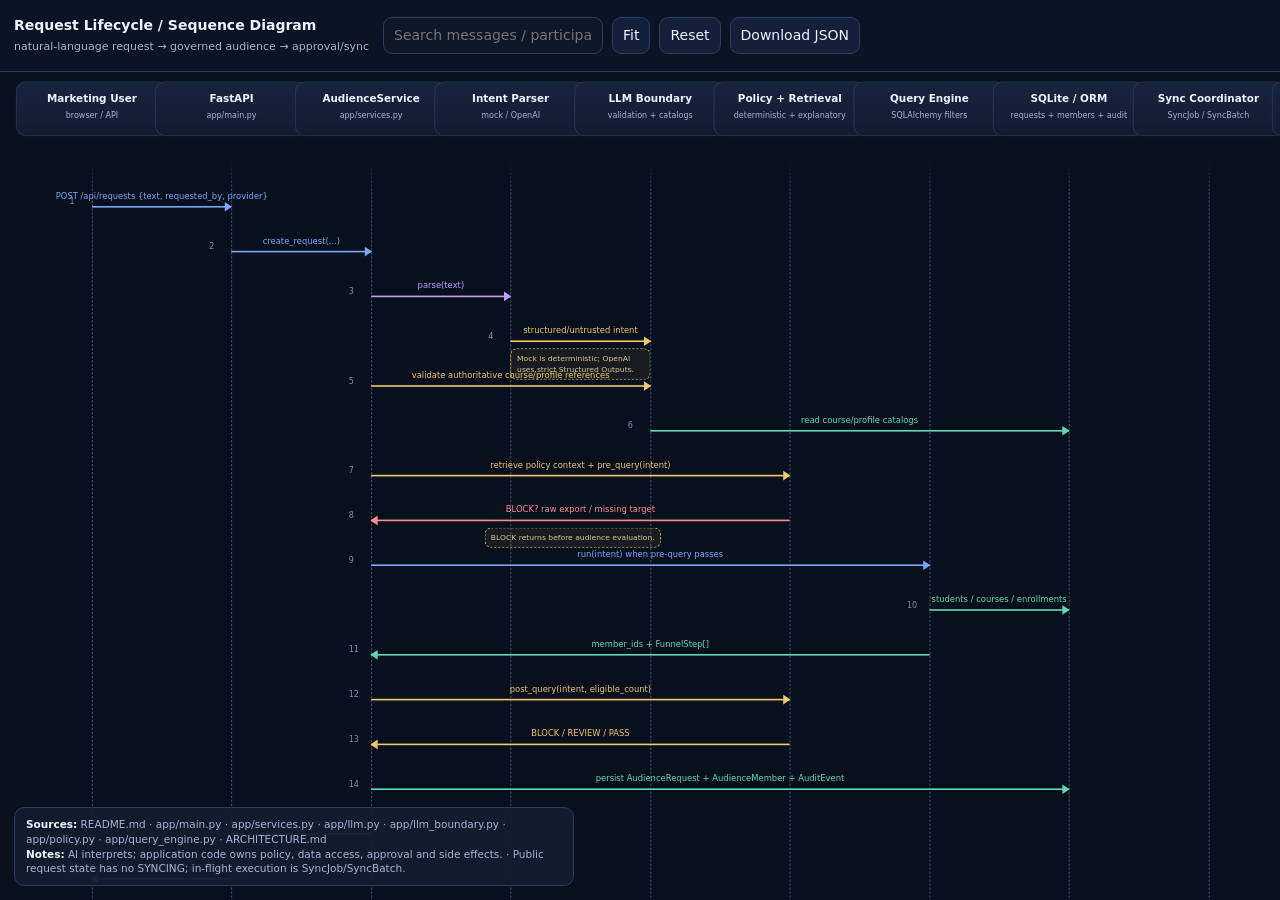
<file: docs/architecture/request-lifecycle.html>
<!doctype html>
<html lang="en">

<head>
    <meta charset="utf-8">
    <meta name="viewport" content="width=device-width,initial-scale=1">
    <title>Request Lifecycle / Sequence Diagram</title>
    <style>
        :root {
            --bg: #08101d;
            --panel: #142039;
            --border: #2d3d5d;
            --text: #edf3ff;
            --muted: #a6b4cf;
            --blue: #79a7ff;
            --green: #63d9b2;
            --red: #ff8b91;
            --gold: #f0c96b;
            --purple: #c29cff
        }

        * {
            box-sizing: border-box
        }

        html,
        body {
            height: 100%;
            margin: 0;
            overflow: hidden;
            background: var(--bg);
            color: var(--text);
            font: 14px/1.4 Inter, system-ui, sans-serif
        }

        button,
        input {
            font: inherit
        }

        .top {
            height: 72px;
            display: flex;
            align-items: center;
            gap: 9px;
            padding: 9px 14px;
            background: #0b1424;
            border-bottom: 1px solid var(--border)
        }

        .brand {
            min-width: 360px
        }

        .brand b {
            display: block
        }

        .brand span {
            font-size: 11px;
            color: var(--muted)
        }

        .btn {
            background: var(--panel);
            border: 1px solid var(--border);
            color: var(--text);
            padding: 8px 10px;
            border-radius: 9px;
            cursor: pointer
        }

        .search {
            width: 220px;
            background: #0e1728;
            border: 1px solid var(--border);
            color: var(--text);
            padding: 8px 10px;
            border-radius: 9px
        }

        .stage {
            position: absolute;
            top: 72px;
            bottom: 0;
            left: 0;
            right: 0;
            overflow: hidden;
            cursor: grab;
            touch-action: none;
            user-select: none
        }

        .stage.pan {
            cursor: grabbing
        }

        .world {
            position: absolute;
            transform-origin: 0 0
        }

        .fixedHeader {
            position: absolute;
            top: 0;
            left: 0;
            right: 0;
            height: 118px;
            overflow: hidden;
            pointer-events: none;
            z-index: 15;
            background: linear-gradient(180deg, rgba(8, 16, 29, .98) 0%, rgba(8, 16, 29, .94) 78%, rgba(8, 16, 29, 0) 100%)
        }

        .headerWorld {
            position: absolute;
            top: 0;
            left: 0;
            transform-origin: 0 0
        }

        .fixedHeader .lane {
            top: 12px
        }

        .lane {
            position: absolute;
            top: 30px;
            width: 190px;
            height: 68px;
            border: 1px solid var(--border);
            border-radius: 12px;
            background: linear-gradient(180deg, #17243d, #121c30);
            text-align: center;
            padding: 11px 7px
        }

        .lane b {
            font-size: 13px
        }

        .lane small {
            display: block;
            color: var(--muted);
            font-size: 10px;
            margin-top: 3px
        }

        .life {
            position: absolute;
            top: 98px;
            width: 1px;
            border-left: 1px dashed #53627c
        }

        .msg {
            position: absolute;
            height: 44px
        }

        .line {
            position: absolute;
            top: 20px;
            height: 2px
        }

        .arrow {
            position: absolute;
            top: 15px;
            width: 0;
            height: 0;
            border-top: 6px solid transparent;
            border-bottom: 6px solid transparent
        }

        .mlabel {
            position: absolute;
            top: 0;
            left: 50%;
            width: max-content;
            max-width: none;
            transform: translateX(-50%);
            text-align: center;
            font-size: 10.5px;
            white-space: nowrap;
            overflow: visible;
            text-overflow: clip;
            padding: 0 6px
        }

        .idx {
            position: absolute;
            left: -28px;
            top: 8px;
            color: #8091ad;
            font-size: 10px
        }

        .noteBox {
            position: absolute;
            border: 1px dashed var(--gold);
            background: rgba(240, 201, 107, .07);
            border-radius: 8px;
            padding: 5px 7px;
            font-size: 9.5px;
            color: #d8c98e;
            top: 30px;
            max-width: 300px
        }

        .hit .mlabel {
            color: #fff4a4;
            font-weight: 700
        }

        .footer {
            position: absolute;
            left: 14px;
            bottom: 14px;
            max-width: 560px;
            background: rgba(18, 28, 48, .95);
            border: 1px solid var(--border);
            border-radius: 10px;
            padding: 9px 11px;
            color: var(--muted);
            font-size: 10.5px;
            z-index: 20
        }

        .footer b {
            color: var(--text)
        }
    </style>
</head>

<body>
    <div class="top">
        <div class="brand"><b>Request Lifecycle / Sequence Diagram</b><span>natural-language request → governed audience
                → approval/sync</span></div><input id="search" class="search"
            placeholder="Search messages / participants…"><button id="fit" class="btn">Fit</button><button id="reset"
            class="btn">Reset</button><button id="json" class="btn">Download JSON</button>
    </div>
    <div id="stage" class="stage">
        <div id="world" class="world">
            <div id="canvas"></div>
        </div>
        <div id="fixedHeader" class="fixedHeader">
            <div id="headerWorld" class="headerWorld">
                <div id="headerCanvas"></div>
            </div>
        </div>
    </div>
    <div id="footer" class="footer"></div>
    <script>const DATA = { "repository": "treeflow-ai/ai-audience-ops", "title": "Request Lifecycle / Sequence Diagram", "subtitle": "natural-language request → governed audience → approval/sync", "participants": [{ "id": "User", "title": "Marketing User", "subtitle": "browser / API" }, { "id": "API", "title": "FastAPI", "subtitle": "app/main.py" }, { "id": "Svc", "title": "AudienceService", "subtitle": "app/services.py" }, { "id": "Parser", "title": "Intent Parser", "subtitle": "mock / OpenAI" }, { "id": "Boundary", "title": "LLM Boundary", "subtitle": "validation + catalogs" }, { "id": "Policy", "title": "Policy + Retrieval", "subtitle": "deterministic + explanatory" }, { "id": "Query", "title": "Query Engine", "subtitle": "SQLAlchemy filters" }, { "id": "DB", "title": "SQLite / ORM", "subtitle": "requests + members + audit" }, { "id": "Sync", "title": "Sync Coordinator", "subtitle": "SyncJob / SyncBatch" }, { "id": "ESP", "title": "Marketing Adapter", "subtitle": "mock / real" }], "messages": [{ "from": "User", "to": "API", "label": "POST /api/requests {text, requested_by, provider}", "type": "normal" }, { "from": "API", "to": "Svc", "label": "create_request(...)", "type": "normal" }, { "from": "Svc", "to": "Parser", "label": "parse(text)", "type": "ai" }, { "from": "Parser", "to": "Boundary", "label": "structured/untrusted intent", "type": "guard", "note": "Mock is deterministic; OpenAI uses strict Structured Outputs." }, { "from": "Svc", "to": "Boundary", "label": "validate authoritative course/profile references", "type": "guard" }, { "from": "Boundary", "to": "DB", "label": "read course/profile catalogs", "type": "data" }, { "from": "Svc", "to": "Policy", "label": "retrieve policy context + pre_query(intent)", "type": "guard" }, { "from": "Policy", "to": "Svc", "label": "BLOCK? raw export / missing target", "type": "failure", "note": "BLOCK returns before audience evaluation." }, { "from": "Svc", "to": "Query", "label": "run(intent) when pre-query passes", "type": "normal" }, { "from": "Query", "to": "DB", "label": "students / courses / enrollments", "type": "data" }, { "from": "Query", "to": "Svc", "label": "member_ids + FunnelStep[]", "type": "success" }, { "from": "Svc", "to": "Policy", "label": "post_query(intent, eligible_count)", "type": "guard" }, { "from": "Policy", "to": "Svc", "label": "BLOCK / REVIEW / PASS", "type": "guard" }, { "from": "Svc", "to": "DB", "label": "persist AudienceRequest + AudienceMember + AuditEvent", "type": "data" }, { "from": "Svc", "to": "API", "label": "request state + aggregate results", "type": "success" }, { "from": "API", "to": "User", "label": "BLOCKED / REVIEW_REQUIRED / READY_TO_SYNC", "type": "success" }, { "from": "User", "to": "API", "label": "POST /approve when REVIEW_REQUIRED", "type": "normal", "note": "Approver must match the identified manager in this demo." }, { "from": "API", "to": "Svc", "label": "approve(id, approver) → APPROVED", "type": "guard" }, { "from": "User", "to": "API", "label": "POST /sync", "type": "normal" }, { "from": "API", "to": "Svc", "label": "sync(id)", "type": "normal" }, { "from": "Svc", "to": "Sync", "label": "get/reuse job, fingerprint, lease, batches", "type": "data" }, { "from": "Sync", "to": "ESP", "label": "sync_batch(governed recipients)", "type": "normal" }, { "from": "ESP", "to": "Sync", "label": "checkpoint / result / classified error", "type": "success" }, { "from": "Sync", "to": "DB", "label": "commit durable batch progress + audit", "type": "data" }, { "from": "Svc", "to": "API", "label": "SYNCED or SYNC_FAILED", "type": "success" }, { "from": "API", "to": "User", "label": "aggregate response / sync progress", "type": "success" }], "notes": ["AI interprets; application code owns policy, data access, approval and side effects.", "Public request state has no SYNCING; in-flight execution is SyncJob/SyncBatch."], "sources": ["README.md", "app/main.py", "app/services.py", "app/llm.py", "app/llm_boundary.py", "app/policy.py", "app/query_engine.py", "ARCHITECTURE.md"] }, W = 1750, H = 1636; let scale = .8, px = 20, py = 10, pan = null; const stage = document.getElementById('stage'), world = document.getElementById('world'), canvas = document.getElementById('canvas'), headerWorld = document.getElementById('headerWorld'), headerCanvas = document.getElementById('headerCanvas'); world.style.width = W + 'px'; world.style.height = H + 'px'; headerWorld.style.width = W + 'px'; headerWorld.style.height = '100px'; const colors = { normal: '#79a7ff', success: '#63d9b2', failure: '#ff8b91', guard: '#f0c96b', ai: '#c29cff', data: '#63d9b2', optional: '#8798b8' }; function esc(s) { return String(s ?? '').replace(/[&<>"']/g, c => ({ '&': '&amp;', '<': '&lt;', '>': '&gt;', '"': '&quot;', "'": '&#39;' }[c])) } const left = 90, right = W - 90, gap = (right - left) / (DATA.participants.length - 1), xs = {}; function render() { canvas.innerHTML = ''; headerCanvas.innerHTML = ''; DATA.participants.forEach((p, i) => { let x = left + i * gap; xs[p.id] = x; let d = document.createElement('div'); d.className = 'lane'; d.style.left = (x - 95) + 'px'; d.innerHTML = `<b>${esc(p.title)}</b><small>${esc(p.subtitle || '')}</small>`; headerCanvas.appendChild(d); let l = document.createElement('div'); l.className = 'life'; l.style.left = x + 'px'; l.style.height = (H - 130) + 'px'; canvas.appendChild(l) }); DATA.messages.forEach((m, i) => { let y = 135 + i * 56, a = xs[m.from], b = xs[m.to], lo = Math.min(a, b), hi = Math.max(a, b), dir = b >= a ? 1 : -1, c = colors[m.type] || colors.normal; let d = document.createElement('div'); d.className = 'msg'; d.dataset.hay = [m.label, m.note || '', m.from, m.to].join(' ').toLowerCase(); d.style.cssText = `left:${lo}px;top:${y}px;width:${hi - lo}px`; let line = document.createElement('div'); line.className = 'line'; line.style.cssText = `left:0;width:${Math.max(1, hi - lo)}px;background:${c};${m.type === 'optional' ? 'border-top:2px dashed ' + c + ';background:none' : ''}`; d.appendChild(line); let ar = document.createElement('div'); ar.className = 'arrow'; ar.style.cssText = dir > 0 ? `right:-1px;border-left:9px solid ${c}` : `left:-1px;border-right:9px solid ${c}`; d.appendChild(ar); let lab = document.createElement('div'); lab.className = 'mlabel'; lab.style.cssText = `left:50%;color:${c}`; lab.textContent = m.label; d.appendChild(lab); let ix = document.createElement('div'); ix.className = 'idx'; ix.textContent = i + 1; d.appendChild(ix); if (m.note) { let n = document.createElement('div'); n.className = 'noteBox'; n.style.left = Math.max(0, (hi - lo) / 2 - 120) + 'px'; n.textContent = m.note; d.appendChild(n) } canvas.appendChild(d) }) } function tr() { world.style.transform = `translate(${px}px,${py}px) scale(${scale})`; headerWorld.style.transform = `translate(${px}px,0px) scale(${scale})` } stage.addEventListener('pointerdown', e => { if (e.pointerType === 'mouse' && e.button !== 0) return; e.preventDefault(); pan = { pointerId: e.pointerId, sx: e.clientX, sy: e.clientY, ox: px, oy: py }; stage.setPointerCapture?.(e.pointerId); stage.classList.add('pan') }); stage.addEventListener('pointermove', e => { if (pan && pan.pointerId === e.pointerId) { px = pan.ox + e.clientX - pan.sx; py = pan.oy + e.clientY - pan.sy; tr() } }); const endPan = e => { if (pan && pan.pointerId === e.pointerId) pan = null; stage.classList.remove('pan') }; stage.addEventListener('pointerup', endPan); stage.addEventListener('pointercancel', endPan); stage.addEventListener('wheel', e => { e.preventDefault(); let r = stage.getBoundingClientRect(), mx = e.clientX - r.left, my = e.clientY - r.top, wx = (mx - px) / scale, wy = (my - py) / scale, n = Math.max(.3, Math.min(1.4, scale * (e.deltaY < 0 ? 1.1 : .9))); px = mx - wx * n; py = my - wy * n; scale = n; tr() }, { passive: false }); document.getElementById('fit').onclick = () => { scale = Math.min(stage.clientWidth / (W + 20), stage.clientHeight / (H + 20), .98); px = (stage.clientWidth - W * scale) / 2; py = (stage.clientHeight - H * scale) / 2; tr() }; document.getElementById('reset').onclick = () => { scale = .8; px = 20; py = 10; tr() }; document.getElementById('search').oninput = e => { let q = e.target.value.trim().toLowerCase(); document.querySelectorAll('.msg').forEach(x => x.classList.toggle('hit', !!q && x.dataset.hay.includes(q))) }; function dl() { let b = new Blob([JSON.stringify(DATA, null, 2)], { type: 'application/json' }), a = document.createElement('a'); a.href = URL.createObjectURL(b); a.download = '01_request_lifecycle_sequence.json'; a.click() } document.getElementById('json').onclick = dl; document.getElementById('footer').innerHTML = `<b>Sources:</b> ${DATA.sources.map(esc).join(' · ')}${DATA.notes.length ? '<br><b>Notes:</b> ' + DATA.notes.map(esc).join(' · ') : ''}`; render(); tr();</script>
</body>

</html>
</file>
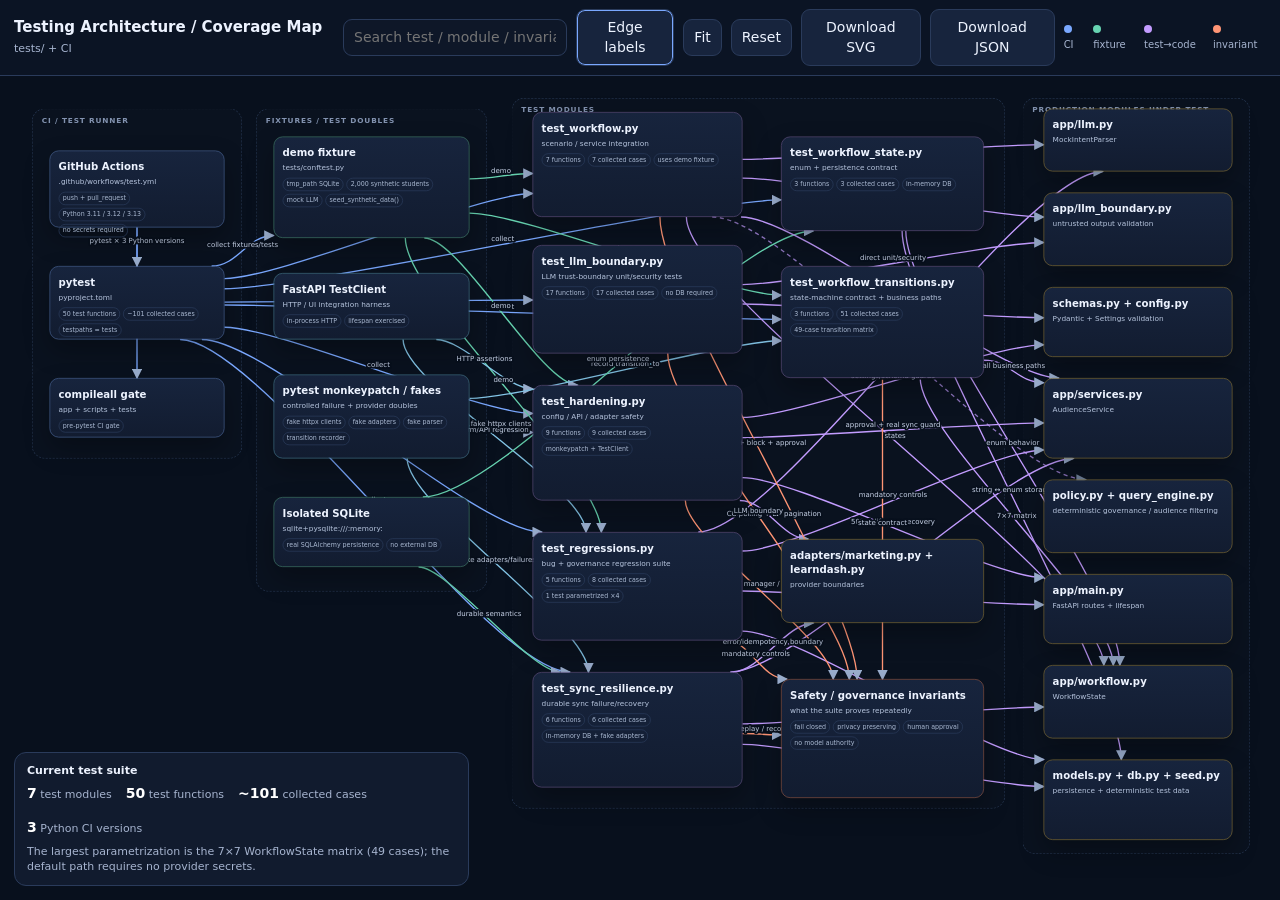
<file: docs/architecture/testing-architecture.html>
<!doctype html>
<html lang="en">

<head>
    <meta charset="utf-8">
    <meta name="viewport" content="width=device-width,initial-scale=1">
    <title>ai-audience-ops · Testing Architecture / Coverage Map</title>
    <style>
        :root {
            --bg: #08101d;
            --panel: #121c30;
            --panel2: #17243d;
            --border: #2a3b5b;
            --text: #edf3ff;
            --muted: #a6b4cf;
            --ci: #7aa8ff;
            --fixture: #67d4b1;
            --test: #c39cff;
            --prod: #f0c96b;
            --assert: #ff9575;
            --tool: #84c6e8;
        }

        * {
            box-sizing: border-box
        }

        html,
        body {
            height: 100%;
            margin: 0;
            overflow: hidden;
            background: var(--bg);
            color: var(--text);
            font: 14px/1.42 Inter, system-ui, -apple-system, sans-serif
        }

        button,
        input {
            font: inherit
        }

        .top {
            height: 76px;
            display: flex;
            align-items: center;
            gap: 9px;
            padding: 10px 14px;
            border-bottom: 1px solid var(--border);
            background: #0b1424;
            z-index: 30;
            position: relative
        }

        .brand {
            min-width: 320px
        }

        .brand b {
            display: block;
            font-size: 15px
        }

        .brand span {
            font-size: 11px;
            color: var(--muted)
        }

        .search {
            width: 235px;
            background: #0e1728;
            border: 1px solid var(--border);
            color: var(--text);
            padding: 8px 10px;
            border-radius: 9px;
            outline: none
        }

        .btn {
            background: var(--panel2);
            border: 1px solid var(--border);
            color: var(--text);
            border-radius: 9px;
            padding: 8px 10px;
            cursor: pointer
        }

        .btn:hover {
            border-color: var(--ci)
        }

        .btn.on {
            box-shadow: inset 0 0 0 1px var(--ci)
        }

        .legend {
            margin-left: auto;
            color: var(--muted);
            font-size: 10px;
            display: flex;
            gap: 9px
        }

        .dot {
            width: 8px;
            height: 8px;
            border-radius: 50%;
            display: inline-block;
            margin-right: 4px
        }

        #stage {
            position: absolute;
            left: 0;
            right: 0;
            top: 76px;
            bottom: 0;
            overflow: hidden;
            cursor: grab;
            touch-action: none;
            user-select: none
        }

        #stage.pan {
            cursor: grabbing
        }

        #world {
            position: absolute;
            width: 1800px;
            height: 1140px;
            transform-origin: 0 0
        }

        svg {
            position: absolute;
            inset: 0;
            width: 1800px;
            height: 1140px;
            pointer-events: none;
            overflow: visible
        }

        .groupBox {
            position: absolute;
            border: 1px dashed #283955;
            border-radius: 18px;
            background: rgba(255, 255, 255, .012);
            pointer-events: none
        }

        .groupLabel {
            position: absolute;
            color: #8393b0;
            font-size: 10.5px;
            text-transform: uppercase;
            letter-spacing: 1.2px;
            font-weight: 700;
            pointer-events: none
        }

        .node {
            position: absolute;
            border: 1px solid var(--border);
            border-radius: 13px;
            background: linear-gradient(180deg, var(--panel2), var(--panel));
            padding: 12px;
            box-shadow: 0 16px 36px rgba(0, 0, 0, .28);
            cursor: move;
            user-select: none;
            transition: opacity .14s, border-color .14s
        }

        .node.test {
            border-color: #594b78
        }

        .node.fixture {
            border-color: #3e7566
        }

        .node.tool {
            border-color: #3f6d83
        }

        .node.ci,
        .node.runner {
            border-color: #465f8e
        }

        .node.prod {
            border-color: #776636
        }

        .node.invariant {
            border-color: #824f42
        }

        .node.sel {
            border-color: #fff;
            box-shadow: 0 0 0 2px rgba(255, 255, 255, .14), 0 16px 36px rgba(0, 0, 0, .3)
        }

        .node.dim {
            opacity: .13
        }

        .node.hit {
            border-color: #fff2a8
        }

        .title {
            font-weight: 800;
            font-size: 14.5px
        }

        .sub {
            font-size: 10.5px;
            color: #b6c4dd;
            margin-top: 3px
        }

        .chips {
            display: flex;
            gap: 4px;
            flex-wrap: wrap;
            margin-top: 8px
        }

        .chip {
            font-size: 9px;
            color: #aab9d2;
            border: 1px solid var(--border);
            padding: 2px 5px;
            border-radius: 999px
        }

        .edge {
            fill: none;
            stroke-width: 1.9
        }

        .edge.ci,
        .edge.runner {
            stroke: var(--ci)
        }

        .edge.fixture {
            stroke: var(--fixture)
        }

        .edge.tool {
            stroke: var(--tool)
        }

        .edge.cover {
            stroke: var(--test)
        }

        .edge.indirect {
            stroke: var(--test);
            stroke-dasharray: 6 5;
            opacity: .7
        }

        .edge.assert {
            stroke: var(--assert)
        }

        .edge.dim {
            opacity: .07
        }

        .label {
            font-size: 10px;
            fill: #c8d3e8;
            paint-order: stroke;
            stroke: var(--bg);
            stroke-width: 5px;
            stroke-linejoin: round
        }

        #info {
            position: absolute;
            right: 14px;
            bottom: 14px;
            width: 430px;
            max-height: 470px;
            overflow: auto;
            border: 1px solid var(--border);
            border-radius: 13px;
            background: rgba(18, 28, 48, .98);
            box-shadow: 0 16px 38px rgba(0, 0, 0, .34);
            padding: 13px 14px;
            z-index: 25;
            display: none
        }

        #info.show {
            display: block
        }

        #info h3 {
            margin: 0 0 4px
        }

        .small {
            font-size: 11px;
            color: var(--muted)
        }

        .rel {
            padding: 7px 0;
            border-top: 1px solid var(--border);
            font-size: 11px
        }

        .testlist {
            margin: 8px 0 0;
            padding-left: 18px;
            color: #cbd6e9;
            font-size: 10.5px
        }

        .testlist li {
            margin: 4px 0
        }

        #summary {
            position: absolute;
            left: 14px;
            bottom: 14px;
            width: 455px;
            border: 1px solid var(--border);
            border-radius: 12px;
            background: rgba(18, 28, 48, .95);
            padding: 10px 12px;
            z-index: 24;
            color: var(--muted);
            font-size: 11px
        }

        #summary b {
            color: var(--text)
        }

        #summary .nums {
            display: flex;
            gap: 14px;
            margin-top: 5px;
            flex-wrap: wrap
        }

        .num strong {
            color: #fff;
            font-size: 14px
        }

        @media(max-width:1080px) {
            .legend {
                display: none
            }

            .brand {
                min-width: 220px
            }

            .brand span {
                display: none
            }

            .search {
                width: 170px
            }

            #summary {
                width: min(455px, calc(100vw - 28px))
            }

            #info {
                width: min(430px, calc(100vw - 28px))
            }
        }
    </style>
</head>

<body>
    <div class="top">
        <div class="brand"><b>Testing Architecture / Coverage Map</b><span>tests/ + CI</span></div>
        <input id="search" class="search" placeholder="Search test / module / invariant…">
        <button class="btn on" id="labelsBtn">Edge labels</button>
        <button class="btn" id="fit">Fit</button><button class="btn" id="reset">Reset</button>
        <button class="btn" id="svgBtn">Download SVG</button><button class="btn" id="jsonBtn">Download JSON</button>
        <div class="legend"><span><i class="dot" style="background:var(--ci)"></i>CI</span><span><i class="dot"
                    style="background:var(--fixture)"></i>fixture</span><span><i class="dot"
                    style="background:var(--test)"></i>test→code</span><span><i class="dot"
                    style="background:var(--assert)"></i>invariant</span></div>
    </div>
    <div id="stage">
        <div id="world">
            <div id="groups"></div>
            <svg viewBox="0 0 1800 1140">
                <defs>
                    <marker id="arr" markerWidth="8" markerHeight="8" refX="7" refY="4" orient="auto">
                        <path d="M0 0 L8 4 L0 8z" fill="#9cb0d0" />
                    </marker>
                </defs>
                <g id="edges"></g>
                <g id="labels"></g>
            </svg>
            <div id="nodes"></div>
        </div>
    </div>
    <div id="info"></div>
    <div id="summary"><b>Current test suite</b>
        <div class="nums"><span class="num"><strong>7</strong> test modules</span><span class="num"><strong>50</strong>
                test functions</span><span class="num"><strong>~101</strong> collected cases</span><span
                class="num"><strong>3</strong> Python CI versions</span></div>
        <div style="margin-top:6px">The largest parametrization is the 7×7 WorkflowState matrix (49 cases); the default
            path requires no provider secrets.</div>
    </div>
    <script>
        const DATA = { "repository": "treeflow-ai/ai-audience-ops", "branch": "main", "generated_on": "2026-09-11", "summary": { "test_modules": 7, "fixture_files": 1, "test_functions": 50, "estimated_collected_cases": 101, "python_ci_versions": ["3.11", "3.12", "3.13"], "estimated_case_executions_per_full_ci_matrix": 303 }, "nodes": [{ "id": "GitHubActions", "title": "GitHub Actions", "subtitle": ".github/workflows/test.yml", "kind": "ci", "x": 45, "y": 95, "w": 250, "h": 110, "detail": "Runs on push and pull_request. Matrix: Python 3.11, 3.12, 3.13 on ubuntu-latest; install dev extras, compileall, then pytest.", "meta": ["push + pull_request", "Python 3.11 / 3.12 / 3.13", "no secrets required"] }, { "id": "PytestConfig", "title": "pytest", "subtitle": "pyproject.toml", "kind": "runner", "x": 45, "y": 260, "w": 250, "h": 105, "detail": "pytest>=8,<10. testpaths=['tests'], pythonpath=['.'], addopts='-q'.", "meta": ["50 test functions", "~101 collected cases", "testpaths = tests"] }, { "id": "CompileAll", "title": "compileall gate", "subtitle": "app + scripts + tests", "kind": "runner", "x": 45, "y": 420, "w": 250, "h": 85, "detail": "CI compiles app, scripts, and tests before pytest to catch syntax/import-level problems early.", "meta": ["pre-pytest CI gate"] }, { "id": "DemoFixture", "title": "demo fixture", "subtitle": "tests/conftest.py", "kind": "fixture", "x": 365, "y": 75, "w": 280, "h": 145, "detail": "Creates a temporary SQLite test.db, Settings(llm_provider='mock', approval_threshold=500, synthetic_student_count=2000), initializes DB, seeds deterministic data, and provides a temporary mock sync log.", "meta": ["tmp_path SQLite", "2,000 synthetic students", "mock LLM", "seed_synthetic_data()"] }, { "id": "TestClient", "title": "FastAPI TestClient", "subtitle": "HTTP / UI integration harness", "kind": "tool", "x": 365, "y": 270, "w": 280, "h": 95, "detail": "Exercises form and REST routes without an external server. Used for API status/error mapping, redirect behavior, health/lifespan, and serialization regressions.", "meta": ["in-process HTTP", "lifespan exercised"] }, { "id": "Monkeypatch", "title": "pytest monkeypatch / fakes", "subtitle": "controlled failure + provider doubles", "kind": "tool", "x": 365, "y": 415, "w": 280, "h": 120, "detail": "Replaces httpx clients, marketing adapter factory, parsers, and transition methods to prove fail-closed behavior and deterministic recovery without real provider calls.", "meta": ["fake httpx clients", "fake adapters", "fake parser", "transition recorder"] }, { "id": "InMemoryDB", "title": "Isolated SQLite", "subtitle": "sqlite+pysqlite:///:memory:", "kind": "fixture", "x": 365, "y": 590, "w": 280, "h": 100, "detail": "Used directly by state/persistence and sync-resilience tests to isolate durable behavior from the full seeded demo fixture.", "meta": ["real SQLAlchemy persistence", "no external DB"] }, { "id": "test_workflow", "title": "test_workflow.py", "subtitle": "scenario / service integration", "kind": "test", "x": 735, "y": 40, "w": 300, "h": 150, "detail": "Primary business workflow coverage: mock intent parsing, authoritative canonicalization, unknown-reference fail-closed behavior, compliant audience, raw-export block, manager approval, and privacy-preserving mock sync.", "meta": ["7 functions", "7 collected cases", "uses demo fixture"], "tests": ["test_parser_extracts_primary_demo_scenario", "test_service_canonicalizes_authoritative_references_before_policy_and_query", "test_service_fails_closed_on_unknown_authoritative_reference", "test_compliant_audience_is_ready_and_privacy_preserving", "test_raw_email_export_is_blocked_before_query", "test_large_audience_requires_manager_approval", "test_mock_sync_does_not_write_emails"] }, { "id": "test_llm_boundary", "title": "test_llm_boundary.py", "subtitle": "LLM trust-boundary unit/security tests", "kind": "test", "x": 735, "y": 230, "w": 300, "h": 155, "detail": "Strict model-output boundary coverage: closed schema, strict typing, system-owned controls, grounding, hallucinations, time windows, contradictions, raw-export upgrade, control chars, authoritative catalogs and canonicalization.", "meta": ["17 functions", "17 collected cases", "no DB required"], "tests": ["test_valid_grounded_intent_is_accepted_and_copied_to_domain_model", "test_closed_schema_rejects_unknown_fields", "test_strict_schema_rejects_type_coercion", "test_provider_schema_requires_all_fields", "test_model_cannot_disable_system_owned_controls", "test_hallucinated_course_is_rejected_even_when_json_is_valid", "test_grounding_uses_token_boundaries_not_substrings", "test_hallucinated_manager_is_rejected_without_prefix_match", "test_hallucinated_time_window_is_rejected", "test_implicit_last_year_is_grounded_as_365_days", "test_target_course_cannot_also_be_positive_selector", "test_sensitive_request_type_fields_must_be_consistent", "test_raw_email_export_is_deterministically_upgraded_if_model_misses_it", "test_control_characters_are_rejected_at_provider_boundary", "test_authoritative_catalog_rejects_unknown_course_even_if_user_named_it", "test_authoritative_catalog_rejects_unknown_profile", "test_authoritative_catalog_canonicalizes_values_before_querying"] }, { "id": "test_hardening", "title": "test_hardening.py", "subtitle": "config / API / adapter safety", "kind": "test", "x": 735, "y": 430, "w": 300, "h": 165, "detail": "Hardening checks across settings/schema validation, wrong-manager rejection, real-sync preflight, Constant Contact completion polling, LearnDash pagination, API 502 mapping, and partial-initialization recovery.", "meta": ["9 functions", "9 collected cases", "monkeypatch + TestClient"], "tests": ["test_settings_reads_environment_when_instance_is_created", "test_settings_rejects_unknown_llm_provider", "test_schema_rejects_invalid_windows_confidence_and_oversized_input", "test_wrong_manager_cannot_approve_large_audience", "test_real_sync_is_disabled_before_any_vendor_call", "test_constant_contact_waits_for_activity_completion", "test_learndash_user_courses_are_paginated", "test_api_reports_disabled_real_sync_as_gateway_error", "test_app_recovers_from_courses_only_partial_initialization"] }, { "id": "test_regressions", "title": "test_regressions.py", "subtitle": "bug + governance regression suite", "kind": "test", "x": 735, "y": 640, "w": 300, "h": 155, "detail": "Protects against detached-session/serialization regressions, raw-email phrasing variants, parser attempts to disable mandatory controls, and repeatable force-seed cleanup.", "meta": ["5 functions", "8 collected cases", "1 test parametrized ×4"], "tests": ["test_blocked_form_redirect_no_detached_instance_error", "test_blocked_api_response_serializes_after_commit", "test_mock_parser_recognizes_raw_email_exposure_variants [×4]", "test_application_forces_mandatory_governance_controls", "test_force_seed_clears_request_children_and_can_be_repeated"] }, { "id": "test_sync_resilience", "title": "test_sync_resilience.py", "subtitle": "durable sync failure/recovery", "kind": "test", "x": 735, "y": 840, "w": 300, "h": 165, "detail": "Focused durable-sync semantics: enum persistence, repeat-sync no replay, checkpoint preservation, retryable same-key retry, lease contention/expiry, and safe provider retargeting before side effects.", "meta": ["6 functions", "6 collected cases", "in-memory DB + fake adapters"], "tests": ["test_workflow_state_round_trips_as_enum", "test_repeated_sync_reuses_same_job_and_does_not_replay_mock_batches", "test_failed_batch_recovery_preserves_successful_checkpoints", "test_retryable_failure_retries_same_batch_key_in_same_job", "test_job_lease_blocks_duplicate_worker_until_expired", "test_failed_provider_can_be_retargeted_only_before_any_side_effect"] }, { "id": "test_workflow_state", "title": "test_workflow_state.py", "subtitle": "enum + persistence contract", "kind": "test", "x": 1090, "y": 75, "w": 290, "h": 135, "detail": "Validates WorkflowState derived behavior and that SQLAlchemy stores strings while ORM loads real WorkflowState enum values, including pre-existing string rows.", "meta": ["3 functions", "3 collected cases", "in-memory DB"], "tests": ["test_workflow_state_behavior", "test_workflow_state_round_trips_as_enum_and_keeps_string_storage", "test_existing_string_statuses_are_loaded_as_enum"] }, { "id": "test_workflow_transitions", "title": "test_workflow_transitions.py", "subtitle": "state-machine contract + business paths", "kind": "test", "x": 1090, "y": 260, "w": 290, "h": 160, "detail": "Exhaustively checks all 7×7 state pairs against the 10 legal transitions, records business transitions to prove service paths use transition_to(), and confirms pre-query BLOCKED is an initial state rather than a transition.", "meta": ["3 functions", "51 collected cases", "49-case transition matrix"], "tests": ["test_workflow_state_transition_matrix [7×7 = 49]", "test_all_business_transition_paths_use_transition_to", "test_pre_query_block_is_an_initial_state_not_a_transition"] }, { "id": "LLM", "title": "app/llm.py", "subtitle": "MockIntentParser", "kind": "prod", "x": 1465, "y": 35, "w": 270, "h": 90, "detail": "Deterministic mock natural-language interpretation; tested directly and through AudienceService." }, { "id": "LLMBoundary", "title": "app/llm_boundary.py", "subtitle": "untrusted output validation", "kind": "prod", "x": 1465, "y": 155, "w": 270, "h": 105, "detail": "Strict provider schema, grounding, system-owned controls, raw-export detection, authoritative reference validation and canonicalization." }, { "id": "SchemasConfig", "title": "schemas.py + config.py", "subtitle": "Pydantic + Settings validation", "kind": "prod", "x": 1465, "y": 290, "w": 270, "h": 100, "detail": "Input constraints and environment/config validation, including provider allowlists and length/range checks." }, { "id": "Service", "title": "app/services.py", "subtitle": "AudienceService", "kind": "prod", "x": 1465, "y": 420, "w": 270, "h": 115, "detail": "Workflow orchestration, approval gates, deterministic controls, persistence, sync coordination, retry/recovery and provider preflight." }, { "id": "PolicyQuery", "title": "policy.py + query_engine.py", "subtitle": "deterministic governance / audience filtering", "kind": "prod", "x": 1465, "y": 565, "w": 270, "h": 105, "detail": "Exercised mainly through AudienceService integration paths: block/review decisions and eligible-member filtering." }, { "id": "MainAPI", "title": "app/main.py", "subtitle": "FastAPI routes + lifespan", "kind": "prod", "x": 1465, "y": 700, "w": 270, "h": 100, "detail": "Form/API endpoints, serialization/error mapping, health and startup recovery paths tested with TestClient." }, { "id": "Workflow", "title": "app/workflow.py", "subtitle": "WorkflowState", "kind": "prod", "x": 1465, "y": 830, "w": 270, "h": 105, "detail": "Enum behavior, legal transition matrix, business-path transition usage and storage contract." }, { "id": "ModelsDBSeed", "title": "models.py + db.py + seed.py", "subtitle": "persistence + deterministic test data", "kind": "prod", "x": 1465, "y": 965, "w": 270, "h": 115, "detail": "SQLAlchemy enum/string persistence, audience members/audit cleanup, repeatable seeding, SyncJob/SyncBatch checkpoints and DB initialization." }, { "id": "Adapters", "title": "adapters/marketing.py + learndash.py", "subtitle": "provider boundaries", "kind": "prod", "x": 1090, "y": 650, "w": 290, "h": 120, "detail": "Constant Contact async activity completion, LearnDash pagination, real-sync safety guard, mock privacy behavior and marketing retry error semantics." }, { "id": "SafetyInvariants", "title": "Safety / governance invariants", "subtitle": "what the suite proves repeatedly", "kind": "invariant", "x": 1090, "y": 850, "w": 290, "h": 170, "detail": "Raw export blocked before query; LLM cannot weaken mandatory controls; unknown/hallucinated references fail closed; wrong manager cannot approve; real sync disabled before vendor call; review/mock logs do not expose recipient identifiers.", "meta": ["fail closed", "privacy preserving", "human approval", "no model authority"] }], "edges": [{ "from": "GitHubActions", "to": "CompileAll", "label": "python -m compileall", "type": "ci" }, { "from": "GitHubActions", "to": "PytestConfig", "label": "pytest × 3 Python versions", "type": "ci" }, { "from": "PytestConfig", "to": "DemoFixture", "label": "collect fixtures/tests", "type": "runner" }, { "from": "PytestConfig", "to": "test_workflow", "label": "collect", "type": "runner" }, { "from": "PytestConfig", "to": "test_llm_boundary", "label": "collect", "type": "runner" }, { "from": "PytestConfig", "to": "test_hardening", "label": "collect", "type": "runner" }, { "from": "PytestConfig", "to": "test_regressions", "label": "collect", "type": "runner" }, { "from": "PytestConfig", "to": "test_sync_resilience", "label": "collect", "type": "runner" }, { "from": "PytestConfig", "to": "test_workflow_state", "label": "collect", "type": "runner" }, { "from": "PytestConfig", "to": "test_workflow_transitions", "label": "collect", "type": "runner" }, { "from": "DemoFixture", "to": "test_workflow", "label": "demo", "type": "fixture" }, { "from": "DemoFixture", "to": "test_hardening", "label": "demo", "type": "fixture" }, { "from": "DemoFixture", "to": "test_regressions", "label": "demo", "type": "fixture" }, { "from": "DemoFixture", "to": "test_workflow_transitions", "label": "demo", "type": "fixture" }, { "from": "TestClient", "to": "test_hardening", "label": "HTTP assertions", "type": "tool" }, { "from": "TestClient", "to": "test_regressions", "label": "form/API regression", "type": "tool" }, { "from": "Monkeypatch", "to": "test_hardening", "label": "fake httpx clients", "type": "tool" }, { "from": "Monkeypatch", "to": "test_sync_resilience", "label": "fake adapters/failures", "type": "tool" }, { "from": "Monkeypatch", "to": "test_workflow_transitions", "label": "record transition_to", "type": "tool" }, { "from": "InMemoryDB", "to": "test_sync_resilience", "label": "durable semantics", "type": "fixture" }, { "from": "InMemoryDB", "to": "test_workflow_state", "label": "enum persistence", "type": "fixture" }, { "from": "test_workflow", "to": "LLM", "label": "parser scenario", "type": "cover" }, { "from": "test_workflow", "to": "LLMBoundary", "label": "canonicalize / fail closed", "type": "cover" }, { "from": "test_workflow", "to": "Service", "label": "create / approve / sync", "type": "cover" }, { "from": "test_workflow", "to": "PolicyQuery", "label": "indirect integration", "type": "indirect" }, { "from": "test_workflow", "to": "Workflow", "label": "states", "type": "cover" }, { "from": "test_llm_boundary", "to": "LLMBoundary", "label": "direct unit/security", "type": "cover" }, { "from": "test_llm_boundary", "to": "SchemasConfig", "label": "strict Pydantic model", "type": "cover" }, { "from": "test_hardening", "to": "SchemasConfig", "label": "settings/schema guards", "type": "cover" }, { "from": "test_hardening", "to": "Service", "label": "approval + real sync guard", "type": "cover" }, { "from": "test_hardening", "to": "MainAPI", "label": "502 + lifespan recovery", "type": "cover" }, { "from": "test_hardening", "to": "Adapters", "label": "CC polling + LD pagination", "type": "cover" }, { "from": "test_regressions", "to": "MainAPI", "label": "redirect + serialization", "type": "cover" }, { "from": "test_regressions", "to": "LLM", "label": "raw exposure variants", "type": "cover" }, { "from": "test_regressions", "to": "Service", "label": "mandatory controls", "type": "cover" }, { "from": "test_regressions", "to": "ModelsDBSeed", "label": "force seed cleanup", "type": "cover" }, { "from": "test_sync_resilience", "to": "Service", "label": "durable sync coordinator", "type": "cover" }, { "from": "test_sync_resilience", "to": "ModelsDBSeed", "label": "SyncJob / SyncBatch", "type": "cover" }, { "from": "test_sync_resilience", "to": "Adapters", "label": "error/idempotency boundary", "type": "cover" }, { "from": "test_sync_resilience", "to": "Workflow", "label": "SYNCED / SYNC_FAILED", "type": "cover" }, { "from": "test_workflow_state", "to": "Workflow", "label": "enum behavior", "type": "cover" }, { "from": "test_workflow_state", "to": "ModelsDBSeed", "label": "string ↔ enum storage", "type": "cover" }, { "from": "test_workflow_transitions", "to": "Workflow", "label": "7×7 matrix", "type": "cover" }, { "from": "test_workflow_transitions", "to": "Service", "label": "all business paths", "type": "cover" }, { "from": "test_workflow", "to": "SafetyInvariants", "label": "privacy + block + approval", "type": "assert" }, { "from": "test_llm_boundary", "to": "SafetyInvariants", "label": "LLM boundary", "type": "assert" }, { "from": "test_hardening", "to": "SafetyInvariants", "label": "preflight / manager / provider", "type": "assert" }, { "from": "test_regressions", "to": "SafetyInvariants", "label": "mandatory controls", "type": "assert" }, { "from": "test_sync_resilience", "to": "SafetyInvariants", "label": "no replay / recovery", "type": "assert" }, { "from": "test_workflow_transitions", "to": "SafetyInvariants", "label": "state contract", "type": "assert" }], "sources": ["tests/conftest.py", "tests/test_workflow.py", "tests/test_llm_boundary.py", "tests/test_hardening.py", "tests/test_regressions.py", "tests/test_sync_resilience.py", "tests/test_workflow_state.py", "tests/test_workflow_transitions.py", ".github/workflows/test.yml", "pyproject.toml"] };
        const by = Object.fromEntries(DATA.nodes.map(n => [n.id, n]));
        const pos = Object.fromEntries(DATA.nodes.map(n => [n.id, { x: n.x, y: n.y }]));
        const orig = JSON.parse(JSON.stringify(pos)); const els = {};
        let scale = .70, px = 18, py = 8, drag = null, pan = null, selected = null, showLabels = true;
        const stage = document.getElementById('stage'), world = document.getElementById('world'), nodes = document.getElementById('nodes'), edges = document.getElementById('edges'), labels = document.getElementById('labels'), groups = document.getElementById('groups'), info = document.getElementById('info');
        function esc(s) { return String(s).replace(/[&<>"']/g, c => ({ '&': '&amp;', '<': '&lt;', '>': '&gt;', '"': '&quot;', "'": '&#39;' }[c])) }
        const groupRects = [
            { label: 'CI / test runner', x: 20, y: 35, w: 300, h: 500 },
            { label: 'fixtures / test doubles', x: 340, y: 35, w: 330, h: 690 },
            { label: 'test modules', x: 705, y: 20, w: 705, h: 1015 },
            { label: 'production modules under test', x: 1435, y: 20, w: 325, h: 1080 }
        ];
        function renderGroups() { groups.innerHTML = ''; groupRects.forEach(g => { let b = document.createElement('div'); b.className = 'groupBox'; b.style.cssText = `left:${g.x}px;top:${g.y}px;width:${g.w}px;height:${g.h}px`; groups.appendChild(b); let l = document.createElement('div'); l.className = 'groupLabel'; l.style.cssText = `left:${g.x + 14}px;top:${g.y + 9}px`; l.textContent = g.label; groups.appendChild(l) }) }
        function renderNodes() { nodes.innerHTML = ''; DATA.nodes.forEach(n => { let d = document.createElement('div'); d.className = 'node ' + n.kind; d.dataset.id = n.id; d.style.cssText = `left:${pos[n.id].x}px;top:${pos[n.id].y}px;width:${n.w}px;height:${n.h}px`; d.innerHTML = `<div class="title">${esc(n.title)}</div><div class="sub">${esc(n.subtitle)}</div>${n.meta ? `<div class="chips">${n.meta.slice(0, 4).map(x => `<span class="chip">${esc(x)}</span>`).join('')}</div>` : ''}`; nodes.appendChild(d); els[n.id] = d; d.onpointerdown = ev => { if (ev.pointerType === 'mouse' && ev.button !== 0) return; ev.preventDefault(); ev.stopPropagation(); drag = { id: n.id, pointerId: ev.pointerId, sx: ev.clientX, sy: ev.clientY, ox: pos[n.id].x, oy: pos[n.id].y }; d.setPointerCapture?.(ev.pointerId); select(n.id) }; d.onclick = ev => { ev.stopPropagation(); select(n.id) } }) }
        function box(id) { let n = by[id], p = pos[id]; return { x: p.x, y: p.y, w: n.w, h: n.h, cx: p.x + n.w / 2, cy: p.y + n.h / 2 } }
        function anchor(A, B) { let dx = B.cx - A.cx, dy = B.cy - A.cy; if (Math.abs(dx / A.w) > Math.abs(dy / A.h)) return { x: A.cx + (dx > 0 ? A.w / 2 : -A.w / 2), y: A.cy + dy / (Math.abs(dx) || 1) * A.w / 2 }; return { x: A.cx + dx / (Math.abs(dy) || 1) * A.h / 2, y: A.cy + (dy > 0 ? A.h / 2 : -A.h / 2) } }
        function geom(ed) { let A = box(ed.from), B = box(ed.to), p1 = anchor(A, B), p2 = anchor(B, A), dx = p2.x - p1.x, dy = p2.y - p1.y, c = Math.max(38, Math.min(115, Math.hypot(dx, dy) * .17)), c1, c2; if (Math.abs(dx) > Math.abs(dy)) { c1 = { x: p1.x + (dx > 0 ? c : -c), y: p1.y }; c2 = { x: p2.x - (dx > 0 ? c : -c), y: p2.y } } else { c1 = { x: p1.x, y: p1.y + (dy > 0 ? c : -c) }; c2 = { x: p2.x, y: p2.y - (dy > 0 ? c : -c) } } return { d: `M ${p1.x} ${p1.y} C ${c1.x} ${c1.y},${c2.x} ${c2.y},${p2.x} ${p2.y}`, mx: (p1.x + p2.x) / 2, my: (p1.y + p2.y) / 2 } }
        function renderEdges() { edges.innerHTML = ''; labels.innerHTML = ''; DATA.edges.forEach(ed => { let g = geom(ed), p = document.createElementNS('http://www.w3.org/2000/svg', 'path'); p.setAttribute('d', g.d); p.setAttribute('class', 'edge ' + ed.type + (selected && ed.from !== selected && ed.to !== selected ? ' dim' : '')); p.setAttribute('marker-end', 'url(#arr)'); edges.appendChild(p); if (showLabels) { let t = document.createElementNS('http://www.w3.org/2000/svg', 'text'); t.setAttribute('x', g.mx); t.setAttribute('y', g.my - 5); t.setAttribute('text-anchor', 'middle'); t.setAttribute('class', 'label'); t.textContent = ed.label; labels.appendChild(t) } }) }
        function transform() { world.style.transform = `translate(${px}px,${py}px) scale(${scale})` }
        function select(id) { selected = id; Object.entries(els).forEach(([k, v]) => { let con = k === id || DATA.edges.some(ed => (ed.from === id && ed.to === k) || (ed.to === id && ed.from === k)); v.classList.toggle('sel', k === id); v.classList.toggle('dim', !con) }); renderEdges(); let n = by[id], out = DATA.edges.filter(x => x.from === id), inc = DATA.edges.filter(x => x.to === id); info.innerHTML = `<h3>${esc(n.title)}</h3><div class="small">${esc(n.subtitle)}</div><p class="small">${esc(n.detail || '')}</p>${n.tests ? `<div class="rel"><b>Test functions</b><ol class="testlist">${n.tests.map(t => `<li>${esc(t)}</li>`).join('')}</ol></div>` : ''}${out.map(x => `<div class="rel">→ <b>${esc(by[x.to].title)}</b><br><span class="small">${esc(x.label)} · ${esc(x.type)}</span></div>`).join('')}${inc.map(x => `<div class="rel">← <b>${esc(by[x.from].title)}</b><br><span class="small">${esc(x.label)} · ${esc(x.type)}</span></div>`).join('')}`; info.classList.add('show') }
        function clear() { selected = null; Object.values(els).forEach(v => v.classList.remove('sel', 'dim')); renderEdges(); info.classList.remove('show') }
        stage.addEventListener('pointerdown', ev => { if (ev.pointerType === 'mouse' && ev.button !== 0) return; if (ev.target.closest?.('.node')) return; ev.preventDefault(); clear(); pan = { pointerId: ev.pointerId, sx: ev.clientX, sy: ev.clientY, ox: px, oy: py }; stage.setPointerCapture?.(ev.pointerId); stage.classList.add('pan') })
        stage.addEventListener('pointermove', ev => { if (drag && drag.pointerId === ev.pointerId) { pos[drag.id].x = drag.ox + (ev.clientX - drag.sx) / scale; pos[drag.id].y = drag.oy + (ev.clientY - drag.sy) / scale; els[drag.id].style.left = pos[drag.id].x + 'px'; els[drag.id].style.top = pos[drag.id].y + 'px'; renderEdges() } else if (pan && pan.pointerId === ev.pointerId) { px = pan.ox + ev.clientX - pan.sx; py = pan.oy + ev.clientY - pan.sy; transform() } })
        const endPointer = ev => { if (drag && drag.pointerId === ev.pointerId) drag = null; if (pan && pan.pointerId === ev.pointerId) pan = null; stage.classList.remove('pan') }; stage.addEventListener('pointerup', endPointer); stage.addEventListener('pointercancel', endPointer)
        stage.addEventListener('wheel', ev => { ev.preventDefault(); let r = stage.getBoundingClientRect(), mx = ev.clientX - r.left, my = ev.clientY - r.top, wx = (mx - px) / scale, wy = (my - py) / scale, n = Math.max(.28, Math.min(1.35, scale * (ev.deltaY < 0 ? 1.1 : .9))); px = mx - wx * n; py = my - wy * n; scale = n; transform() }, { passive: false })
        document.getElementById('search').oninput = ev => { let q = ev.target.value.trim().toLowerCase(); DATA.nodes.forEach(n => { let hay = [n.id, n.title, n.subtitle, n.detail || '', ...(n.meta || []), ...(n.tests || [])].join(' ').toLowerCase(), hit = q && hay.includes(q); els[n.id].classList.toggle('hit', !!hit); if (q) els[n.id].classList.toggle('dim', !hit); else if (!selected) els[n.id].classList.remove('dim') }) }
        document.getElementById('labelsBtn').onclick = function () { showLabels = !showLabels; this.classList.toggle('on', showLabels); renderEdges() }
        document.getElementById('fit').onclick = () => { let sw = stage.clientWidth, sh = stage.clientHeight; scale = Math.min(sw / 1810, sh / 1150, .9); px = (sw - 1800 * scale) / 2; py = (sh - 1140 * scale) / 2; transform() }
        document.getElementById('reset').onclick = () => { Object.keys(pos).forEach(k => Object.assign(pos[k], orig[k])); renderNodes(); renderEdges(); clear(); scale = .70; px = 18; py = 8; transform() }
        function dl(name, text, type) { let b = new Blob([text], { type }), a = document.createElement('a'); a.href = URL.createObjectURL(b); a.download = name; a.click(); setTimeout(() => URL.revokeObjectURL(a.href), 300) }
        document.getElementById('jsonBtn').onclick = () => dl('testing_architecture_graph.json', JSON.stringify(DATA, null, 2), 'application/json')
        document.getElementById('svgBtn').onclick = () => { let ss = `<svg xmlns="http://www.w3.org/2000/svg" width="1800" height="1140" viewBox="0 0 1800 1140"><rect width="100%" height="100%" fill="#fff"/>`; DATA.edges.forEach(ed => { let g = geom(ed), c = ed.type === 'assert' ? '#b65a41' : ed.type === 'fixture' ? '#31836b' : ed.type === 'tool' ? '#4d829c' : ed.type === 'cover' || ed.type === 'indirect' ? '#7958ad' : '#4d74b0'; ss += `<path d="${g.d}" fill="none" stroke="${c}" stroke-width="1.7"${ed.type === 'indirect' ? ' stroke-dasharray="6 5"' : ''}/>` }); DATA.nodes.forEach(n => { let p = pos[n.id]; ss += `<rect x="${p.x}" y="${p.y}" width="${n.w}" height="${n.h}" rx="11" fill="#f7f9fc" stroke="#66758e"/><text x="${p.x + 12}" y="${p.y + 25}" font-size="14" font-weight="700" fill="#172033">${esc(n.title)}</text><text x="${p.x + 12}" y="${p.y + 44}" font-size="10" fill="#5d697c">${esc(n.subtitle)}</text>` }); ss += '</svg>'; dl('testing_architecture_diagram.svg', ss, 'image/svg+xml') }
        renderGroups(); renderNodes(); renderEdges(); transform();
    </script>
</body>

</html>
</file>
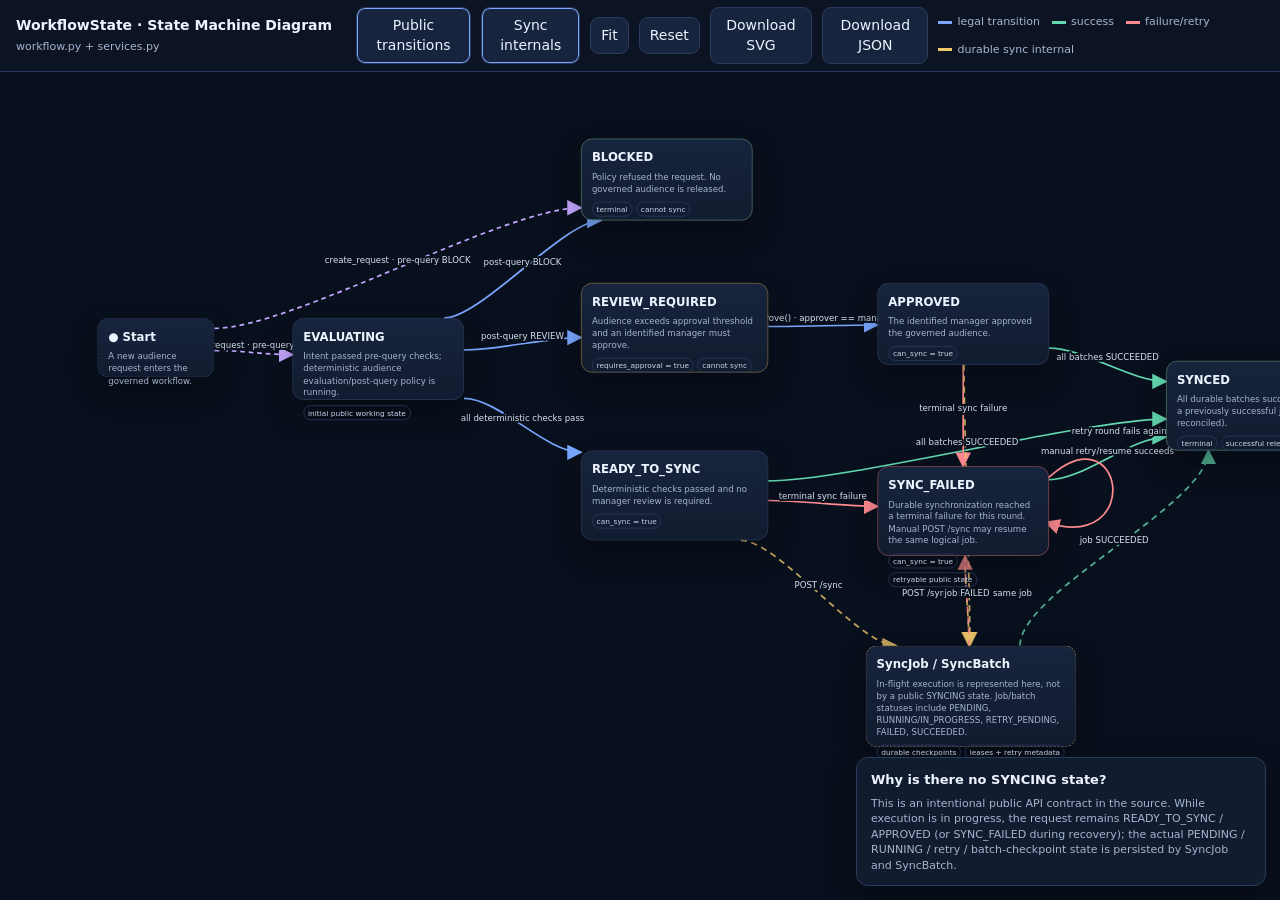
<file: docs/architecture/workflow-state-machine.html>
<!doctype html>
<html lang="en">

<head>
    <meta charset="utf-8">
    <meta name="viewport" content="width=device-width,initial-scale=1">
    <title>ai-audience-ops · WorkflowState State Machine</title>
    <style>
        :root {
            --bg: #09101d;
            --panel: #121c30;
            --panel2: #17243d;
            --border: #2b3b5c;
            --text: #eef4ff;
            --muted: #a6b4cf;
            --legal: #79a7ff;
            --success: #63d9b2;
            --fail: #ff8b91;
            --init: #c3a6ff;
            --internal: #f0c96b
        }

        * {
            box-sizing: border-box
        }

        html,
        body {
            height: 100%;
            margin: 0;
            overflow: hidden;
            background: var(--bg);
            color: var(--text);
            font: 14px/1.4 Inter, system-ui, sans-serif
        }

        button {
            font: inherit
        }

        .top {
            height: 72px;
            display: flex;
            align-items: center;
            gap: 10px;
            padding: 10px 16px;
            border-bottom: 1px solid var(--border);
            background: #0c1424;
            position: relative;
            z-index: 20
        }

        .brand {
            min-width: 330px
        }

        .brand b {
            display: block
        }

        .brand span {
            font-size: 11px;
            color: var(--muted)
        }

        .btn {
            background: var(--panel2);
            border: 1px solid var(--border);
            color: var(--text);
            padding: 8px 10px;
            border-radius: 9px;
            cursor: pointer
        }

        .btn:hover {
            border-color: var(--legal)
        }

        .btn.on {
            box-shadow: inset 0 0 0 1px var(--legal)
        }

        .legend {
            margin-left: auto;
            color: var(--muted);
            font-size: 11px;
            display: flex;
            gap: 12px;
            flex-wrap: wrap
        }

        .sw {
            display: inline-block;
            width: 14px;
            height: 3px;
            vertical-align: middle;
            margin-right: 5px
        }

        .legal {
            background: var(--legal)
        }

        .success {
            background: var(--success)
        }

        .failure {
            background: var(--fail)
        }

        .internal {
            background: var(--internal)
        }

        #stage {
            position: absolute;
            top: 72px;
            bottom: 0;
            left: 0;
            right: 0;
            overflow: hidden;
            cursor: grab;
            touch-action: none;
            user-select: none
        }

        #stage.pan {
            cursor: grabbing
        }

        #world {
            position: absolute;
            width: 1800px;
            height: 980px;
            transform-origin: 0 0
        }

        svg {
            position: absolute;
            inset: 0;
            width: 1800px;
            height: 980px;
            overflow: visible;
            pointer-events: none
        }

        .edge {
            fill: none;
            stroke-width: 2.2
        }

        .edge.legal {
            stroke: var(--legal)
        }

        .edge.success {
            stroke: var(--success)
        }

        .edge.failure {
            stroke: var(--fail)
        }

        .edge.init,
        .edge.init_block {
            stroke: var(--init);
            stroke-dasharray: 6 5
        }

        .edge.internal,
        .edge.internal_success,
        .edge.internal_failure {
            stroke: var(--internal);
            stroke-dasharray: 8 6;
            opacity: .8
        }

        .edge.internal_success {
            stroke: var(--success)
        }

        .edge.internal_failure {
            stroke: var(--fail)
        }

        .edge-label {
            font-size: 11px;
            fill: #d8e1f1;
            paint-order: stroke;
            stroke: var(--bg);
            stroke-width: 5px;
            stroke-linejoin: round
        }

        .node {
            position: absolute;
            border: 1px solid var(--border);
            border-radius: 14px;
            background: linear-gradient(180deg, var(--panel2), var(--panel));
            box-shadow: 0 18px 38px rgba(0, 0, 0, .3);
            padding: 13px;
            cursor: move;
            user-select: none
        }

        .node.terminal {
            border-color: #517464
        }

        .node.failed {
            border-color: #804b56
        }

        .node.review {
            border-color: #796a45
        }

        .node.internal {
            border-style: dashed;
            border-color: #806d3d
        }

        .node.pseudo {
            border-style: dashed
        }

        .node.sel {
            box-shadow: 0 0 0 2px rgba(121, 167, 255, .25), 0 18px 38px rgba(0, 0, 0, .3);
            border-color: var(--legal)
        }

        .title {
            font-weight: 800;
            font-size: 15px
        }

        .desc {
            font-size: 11px;
            color: var(--muted);
            margin-top: 7px
        }

        .flags {
            margin-top: 8px;
            display: flex;
            gap: 5px;
            flex-wrap: wrap
        }

        .chip {
            font-size: 9.5px;
            border: 1px solid var(--border);
            padding: 2px 5px;
            border-radius: 999px;
            color: #cbd6ec
        }

        #note {
            position: absolute;
            right: 14px;
            bottom: 14px;
            width: 410px;
            border: 1px solid var(--border);
            border-radius: 12px;
            background: rgba(18, 28, 48, .97);
            padding: 12px 14px;
            z-index: 22;
            box-shadow: 0 16px 35px rgba(0, 0, 0, .32)
        }

        #note b {
            font-size: 13px
        }

        #note p {
            margin: 6px 0 0;
            color: var(--muted);
            font-size: 11px
        }

        #info {
            position: absolute;
            left: 14px;
            bottom: 14px;
            width: 360px;
            max-height: 280px;
            overflow: auto;
            background: rgba(18, 28, 48, .97);
            border: 1px solid var(--border);
            border-radius: 12px;
            padding: 12px 14px;
            z-index: 23;
            display: none
        }

        #info.show {
            display: block
        }

        #info h3 {
            margin: 0 0 7px;
            font-size: 15px
        }

        #info p {
            font-size: 11px;
            color: var(--muted)
        }

        @media(max-width:950px) {
            .legend {
                display: none
            }

            .brand {
                min-width: 230px
            }

            .brand span {
                display: none
            }

            #note {
                width: min(410px, calc(100vw - 28px))
            }
        }
    </style>
</head>

<body>
    <div class="top">
        <div class="brand"><b>WorkflowState · State Machine Diagram</b><span>
                workflow.py + services.py</span></div>
        <button class="btn on" id="legalBtn">Public transitions</button><button class="btn on" id="internalBtn">Sync
            internals</button>
        <button class="btn" id="fit">Fit</button><button class="btn" id="reset">Reset</button><button class="btn"
            id="svgBtn">Download SVG</button><button class="btn" id="jsonBtn">Download JSON</button>
        <div class="legend"><span><i class="sw legal"></i>legal transition</span><span><i
                    class="sw success"></i>success</span><span><i class="sw failure"></i>failure/retry</span><span><i
                    class="sw internal"></i>durable sync internal</span></div>
    </div>
    <div id="stage">
        <div id="world"><svg viewBox="0 0 1800 980">
                <defs>
                    <marker id="aBlue" markerWidth="9" markerHeight="9" refX="8" refY="4.5" orient="auto">
                        <path d="M0 0 L9 4.5 L0 9z" fill="#79a7ff" />
                    </marker>
                    <marker id="aGreen" markerWidth="9" markerHeight="9" refX="8" refY="4.5" orient="auto">
                        <path d="M0 0 L9 4.5 L0 9z" fill="#63d9b2" />
                    </marker>
                    <marker id="aRed" markerWidth="9" markerHeight="9" refX="8" refY="4.5" orient="auto">
                        <path d="M0 0 L9 4.5 L0 9z" fill="#ff8b91" />
                    </marker>
                    <marker id="aPurple" markerWidth="9" markerHeight="9" refX="8" refY="4.5" orient="auto">
                        <path d="M0 0 L9 4.5 L0 9z" fill="#c3a6ff" />
                    </marker>
                    <marker id="aGold" markerWidth="9" markerHeight="9" refX="8" refY="4.5" orient="auto">
                        <path d="M0 0 L9 4.5 L0 9z" fill="#f0c96b" />
                    </marker>
                </defs>
                <g id="edges"></g>
                <g id="labels"></g>
            </svg>
            <div id="nodes"></div>
        </div>
    </div>
    <div id="info"></div>
    <div id="note"><b>Why is there no SYNCING state?</b>
        <p>This is an intentional public API contract in the source. While execution is in progress, the request remains
            READY_TO_SYNC / APPROVED (or SYNC_FAILED during recovery); the actual PENDING / RUNNING / retry /
            batch-checkpoint state is persisted by SyncJob and SyncBatch.</p>
    </div>
    <script>
        const DATA = { "repository": "treeflow-ai/ai-audience-ops", "branch": "main", "source": ["app/workflow.py", "app/services.py", "ARCHITECTURE.md"], "generated_on": "2026-09-11", "nodes": [{ "id": "START", "label": "● Start", "x": 80, "y": 300, "w": 150, "h": 76, "kind": "pseudo", "detail": "A new audience request enters the governed workflow." }, { "id": "EVALUATING", "label": "EVALUATING", "x": 330, "y": 300, "w": 220, "h": 105, "kind": "active", "detail": "Intent passed pre-query checks; deterministic audience evaluation/post-query policy is running.", "flags": ["initial public working state"] }, { "id": "BLOCKED", "label": "BLOCKED", "x": 700, "y": 70, "w": 220, "h": 105, "kind": "terminal", "detail": "Policy refused the request. No governed audience is released.", "flags": ["terminal", "cannot sync"] }, { "id": "REVIEW_REQUIRED", "label": "REVIEW_REQUIRED", "x": 700, "y": 255, "w": 240, "h": 115, "kind": "review", "detail": "Audience exceeds approval threshold and an identified manager must approve.", "flags": ["requires_approval = true", "cannot sync"] }, { "id": "READY_TO_SYNC", "label": "READY_TO_SYNC", "x": 700, "y": 470, "w": 240, "h": 115, "kind": "ready", "detail": "Deterministic checks passed and no manager review is required.", "flags": ["can_sync = true"] }, { "id": "APPROVED", "label": "APPROVED", "x": 1080, "y": 255, "w": 220, "h": 105, "kind": "ready", "detail": "The identified manager approved the governed audience.", "flags": ["can_sync = true"] }, { "id": "SYNC_FAILED", "label": "SYNC_FAILED", "x": 1080, "y": 490, "w": 220, "h": 115, "kind": "failed", "detail": "Durable synchronization reached a terminal failure for this round. Manual POST /sync may resume the same logical job.", "flags": ["can_sync = true", "retryable public state"] }, { "id": "SYNCED", "label": "SYNCED", "x": 1450, "y": 355, "w": 220, "h": 115, "kind": "terminal", "detail": "All durable batches succeeded (or a previously successful job was reconciled).", "flags": ["terminal", "successful release"] }, { "id": "SYNC_JOB", "label": "SyncJob / SyncBatch", "x": 1065, "y": 720, "w": 270, "h": 130, "kind": "internal", "detail": "In-flight execution is represented here, not by a public SYNCING state. Job/batch statuses include PENDING, RUNNING/IN_PROGRESS, RETRY_PENDING, FAILED, SUCCEEDED.", "flags": ["durable checkpoints", "leases + retry metadata", "not a WorkflowState"] }], "edges": [{ "from": "START", "to": "EVALUATING", "label": "create_request · pre-query passes", "type": "init" }, { "from": "START", "to": "BLOCKED", "label": "create_request · pre-query BLOCK", "type": "init_block" }, { "from": "EVALUATING", "to": "BLOCKED", "label": "post-query BLOCK", "type": "legal" }, { "from": "EVALUATING", "to": "REVIEW_REQUIRED", "label": "post-query REVIEW", "type": "legal" }, { "from": "EVALUATING", "to": "READY_TO_SYNC", "label": "all deterministic checks pass", "type": "legal" }, { "from": "REVIEW_REQUIRED", "to": "APPROVED", "label": "approve() · approver == manager", "type": "legal" }, { "from": "READY_TO_SYNC", "to": "SYNCED", "label": "all batches SUCCEEDED", "type": "success" }, { "from": "READY_TO_SYNC", "to": "SYNC_FAILED", "label": "terminal sync failure", "type": "failure" }, { "from": "APPROVED", "to": "SYNCED", "label": "all batches SUCCEEDED", "type": "success" }, { "from": "APPROVED", "to": "SYNC_FAILED", "label": "terminal sync failure", "type": "failure" }, { "from": "SYNC_FAILED", "to": "SYNCED", "label": "manual retry/resume succeeds", "type": "success" }, { "from": "SYNC_FAILED", "to": "SYNC_FAILED", "label": "retry round fails again", "type": "failure" }, { "from": "READY_TO_SYNC", "to": "SYNC_JOB", "label": "POST /sync", "type": "internal" }, { "from": "APPROVED", "to": "SYNC_JOB", "label": "POST /sync", "type": "internal" }, { "from": "SYNC_FAILED", "to": "SYNC_JOB", "label": "POST /sync · resume same job", "type": "internal" }, { "from": "SYNC_JOB", "to": "SYNCED", "label": "job SUCCEEDED", "type": "internal_success" }, { "from": "SYNC_JOB", "to": "SYNC_FAILED", "label": "job FAILED", "type": "internal_failure" }], "notes": ["Formal WorkflowState.transition_to() has 10 legal state-to-state transitions.", "START edges are runtime initialization paths, not WorkflowState.transition_to() transitions.", "No public SYNCING state: in-flight work lives in durable SyncJob / SyncBatch records.", "SYNC_FAILED is intentionally can_sync=true so POST /sync can resume the same logical job."] }; const pos = Object.fromEntries(DATA.nodes.map(n => [n.id, { x: n.x, y: n.y }])); const orig = JSON.parse(JSON.stringify(pos));
        const by = Object.fromEntries(DATA.nodes.map(n => [n.id, n])); const els = {}; let scale = .78, px = 35, py = 12, drag = null, pan = null, showPublic = true, showInternal = true;
        const stage = document.getElementById('stage'), world = document.getElementById('world'), edges = document.getElementById('edges'), labels = document.getElementById('labels'), nodes = document.getElementById('nodes'), info = document.getElementById('info');
        function e(s) { return String(s).replace(/[&<>"']/g, c => ({ '&': '&amp;', '<': '&lt;', '>': '&gt;', '"': '&quot;', "'": '&#39;' }[c])) }
        function renderNodes() { nodes.innerHTML = ''; DATA.nodes.forEach(n => { let d = document.createElement('div'); d.className = 'node ' + n.kind; d.dataset.id = n.id; d.style.cssText = `left:${pos[n.id].x}px;top:${pos[n.id].y}px;width:${n.w}px;height:${n.h}px`; d.innerHTML = `<div class="title">${e(n.label)}</div><div class="desc">${e(n.detail)}</div>${n.flags ? `<div class="flags">${n.flags.map(x => `<span class="chip">${e(x)}</span>`).join('')}</div>` : ''}`; nodes.appendChild(d); els[n.id] = d; d.onpointerdown = ev => { if (ev.pointerType === 'mouse' && ev.button !== 0) return; ev.preventDefault(); ev.stopPropagation(); drag = { id: n.id, pointerId: ev.pointerId, sx: ev.clientX, sy: ev.clientY, ox: pos[n.id].x, oy: pos[n.id].y }; d.setPointerCapture?.(ev.pointerId); select(n.id) }; d.onclick = ev => { ev.stopPropagation(); select(n.id) } }) }
        function box(id) { let n = by[id], p = pos[id]; return { x: p.x, y: p.y, w: n.w, h: n.h, cx: p.x + n.w / 2, cy: p.y + n.h / 2 } }
        function anchors(A, B) { let dx = B.cx - A.cx, dy = B.cy - A.cy; if (Math.abs(dx / A.w) > Math.abs(dy / A.h)) return [{ x: A.cx + (dx > 0 ? A.w / 2 : -A.w / 2), y: A.cy + dy / (Math.abs(dx) || 1) * A.w / 2 }, { x: B.cx - (dx > 0 ? B.w / 2 : -B.w / 2), y: B.cy - dy / (Math.abs(dx) || 1) * B.w / 2 }]; return [{ x: A.cx + dx / (Math.abs(dy) || 1) * A.h / 2, y: A.cy + (dy > 0 ? A.h / 2 : -A.h / 2) }, { x: B.cx - dx / (Math.abs(dy) || 1) * B.h / 2, y: B.cy - (dy > 0 ? B.h / 2 : -B.h / 2) }] }
        function geom(ed) { let A = box(ed.from), B = box(ed.to); if (ed.from === ed.to) { let x = A.x + A.w, y = A.y + 18; return { d: `M ${x - 4} ${y} C ${x + 95} ${y - 95}, ${x + 125} ${y + 95}, ${x - 4} ${y + 54}`, mx: x + 90, my: y - 53 } } let [p1, p2] = anchors(A, B), dx = p2.x - p1.x, dy = p2.y - p1.y, c = Math.max(45, Math.min(130, Math.hypot(dx, dy) * .2)), c1, c2; if (Math.abs(dx) > Math.abs(dy)) { c1 = { x: p1.x + (dx > 0 ? c : -c), y: p1.y }; c2 = { x: p2.x - (dx > 0 ? c : -c), y: p2.y } } else { c1 = { x: p1.x, y: p1.y + (dy > 0 ? c : -c) }; c2 = { x: p2.x, y: p2.y - (dy > 0 ? c : -c) } } return { d: `M ${p1.x} ${p1.y} C ${c1.x} ${c1.y},${c2.x} ${c2.y},${p2.x} ${p2.y}`, mx: (p1.x + p2.x) / 2, my: (p1.y + p2.y) / 2 } }
        function marker(t) { if (t.includes('failure')) return 'aRed'; if (t.includes('success')) return 'aGreen'; if (t.startsWith('init')) return 'aPurple'; if (t.startsWith('internal')) return 'aGold'; return 'aBlue' }
        function visible(ed) { let intr = ed.type.startsWith('internal'); return intr ? showInternal : showPublic }
        function renderEdges() { edges.innerHTML = ''; labels.innerHTML = ''; DATA.edges.filter(visible).forEach(ed => { let g = geom(ed), p = document.createElementNS('http://www.w3.org/2000/svg', 'path'); p.setAttribute('d', g.d); p.setAttribute('class', 'edge ' + ed.type); p.setAttribute('marker-end', `url(#${marker(ed.type)})`); edges.appendChild(p); let t = document.createElementNS('http://www.w3.org/2000/svg', 'text'); t.setAttribute('x', g.mx); t.setAttribute('y', g.my - 6); t.setAttribute('text-anchor', 'middle'); t.setAttribute('class', 'edge-label'); t.textContent = ed.label; labels.appendChild(t) }) }
        function transform() { world.style.transform = `translate(${px}px,${py}px) scale(${scale})` }
        function select(id) { Object.values(els).forEach(x => x.classList.remove('sel')); els[id].classList.add('sel'); let n = by[id], out = DATA.edges.filter(x => x.from === id), inc = DATA.edges.filter(x => x.to === id); info.innerHTML = `<h3>${e(n.label)}</h3><p>${e(n.detail)}</p><p><b>Outgoing</b><br>${out.length ? out.map(x => `${e(x.label)} → ${e(x.to)}`).join('<br>') : '—'}</p><p><b>Incoming</b><br>${inc.length ? inc.map(x => `${e(x.from)} → ${e(x.label)}`).join('<br>') : '—'}</p>`; info.classList.add('show') }
        stage.addEventListener('pointerdown', ev => { if (ev.pointerType === 'mouse' && ev.button !== 0) return; if (ev.target.closest?.('.node')) return; ev.preventDefault(); pan = { pointerId: ev.pointerId, sx: ev.clientX, sy: ev.clientY, ox: px, oy: py }; stage.setPointerCapture?.(ev.pointerId); stage.classList.add('pan') }); stage.addEventListener('pointermove', ev => { if (drag && drag.pointerId === ev.pointerId) { pos[drag.id].x = drag.ox + (ev.clientX - drag.sx) / scale; pos[drag.id].y = drag.oy + (ev.clientY - drag.sy) / scale; els[drag.id].style.left = pos[drag.id].x + 'px'; els[drag.id].style.top = pos[drag.id].y + 'px'; renderEdges() } else if (pan && pan.pointerId === ev.pointerId) { px = pan.ox + ev.clientX - pan.sx; py = pan.oy + ev.clientY - pan.sy; transform() } }); const endPointer = ev => { if (drag && drag.pointerId === ev.pointerId) drag = null; if (pan && pan.pointerId === ev.pointerId) pan = null; stage.classList.remove('pan') }; stage.addEventListener('pointerup', endPointer); stage.addEventListener('pointercancel', endPointer)
        stage.addEventListener('wheel', ev => { ev.preventDefault(); let r = stage.getBoundingClientRect(), mx = ev.clientX - r.left, my = ev.clientY - r.top, wx = (mx - px) / scale, wy = (my - py) / scale, n = Math.max(.35, Math.min(1.4, scale * (ev.deltaY < 0 ? 1.1 : .9))); px = mx - wx * n; py = my - wy * n; scale = n; transform() }, { passive: false })
        document.getElementById('legalBtn').onclick = function () { showPublic = !showPublic; this.classList.toggle('on', showPublic); renderEdges() }; document.getElementById('internalBtn').onclick = function () { showInternal = !showInternal; this.classList.toggle('on', showInternal); renderEdges() }
        document.getElementById('fit').onclick = () => { let sw = stage.clientWidth, sh = stage.clientHeight; scale = Math.min(sw / 1810, sh / 990, .95); px = (sw - 1800 * scale) / 2; py = (sh - 980 * scale) / 2; transform() }
        document.getElementById('reset').onclick = () => { Object.keys(pos).forEach(k => Object.assign(pos[k], orig[k])); renderNodes(); renderEdges(); scale = .78; px = 35; py = 12; transform() }
        function dl(name, text, type) { let b = new Blob([text], { type }), a = document.createElement('a'); a.href = URL.createObjectURL(b); a.download = name; a.click(); setTimeout(() => URL.revokeObjectURL(a.href), 300) }
        document.getElementById('jsonBtn').onclick = () => dl('workflow_state_machine.json', JSON.stringify(DATA, null, 2), 'application/json');
        document.getElementById('svgBtn').onclick = () => { let ss = `<svg xmlns="http://www.w3.org/2000/svg" width="1800" height="980" viewBox="0 0 1800 980"><rect width="100%" height="100%" fill="#fff"/>`; DATA.edges.filter(visible).forEach(ed => { let g = geom(ed), c = ed.type.includes('failure') ? '#c94855' : ed.type.includes('success') ? '#23866a' : ed.type.startsWith('init') ? '#7955b7' : ed.type.startsWith('internal') ? '#94751e' : '#416fb5'; ss += `<path d="${g.d}" fill="none" stroke="${c}" stroke-width="2"/><text x="${g.mx}" y="${g.my - 6}" text-anchor="middle" font-size="11" fill="#333">${e(ed.label)}</text>` }); DATA.nodes.forEach(n => { let p = pos[n.id]; ss += `<rect x="${p.x}" y="${p.y}" width="${n.w}" height="${n.h}" rx="12" fill="#f7f9fc" stroke="#60708a"/><text x="${p.x + 12}" y="${p.y + 27}" font-size="15" font-weight="700" fill="#172033">${e(n.label)}</text><text x="${p.x + 12}" y="${p.y + 48}" font-size="10" fill="#58657a">${e(n.flags?.join(' · ') || '')}</text>` }); ss += '</svg>'; dl('workflow_state_machine.svg', ss, 'image/svg+xml') };
        renderNodes(); renderEdges(); transform();
    </script>
</body>

</html>
</file>
